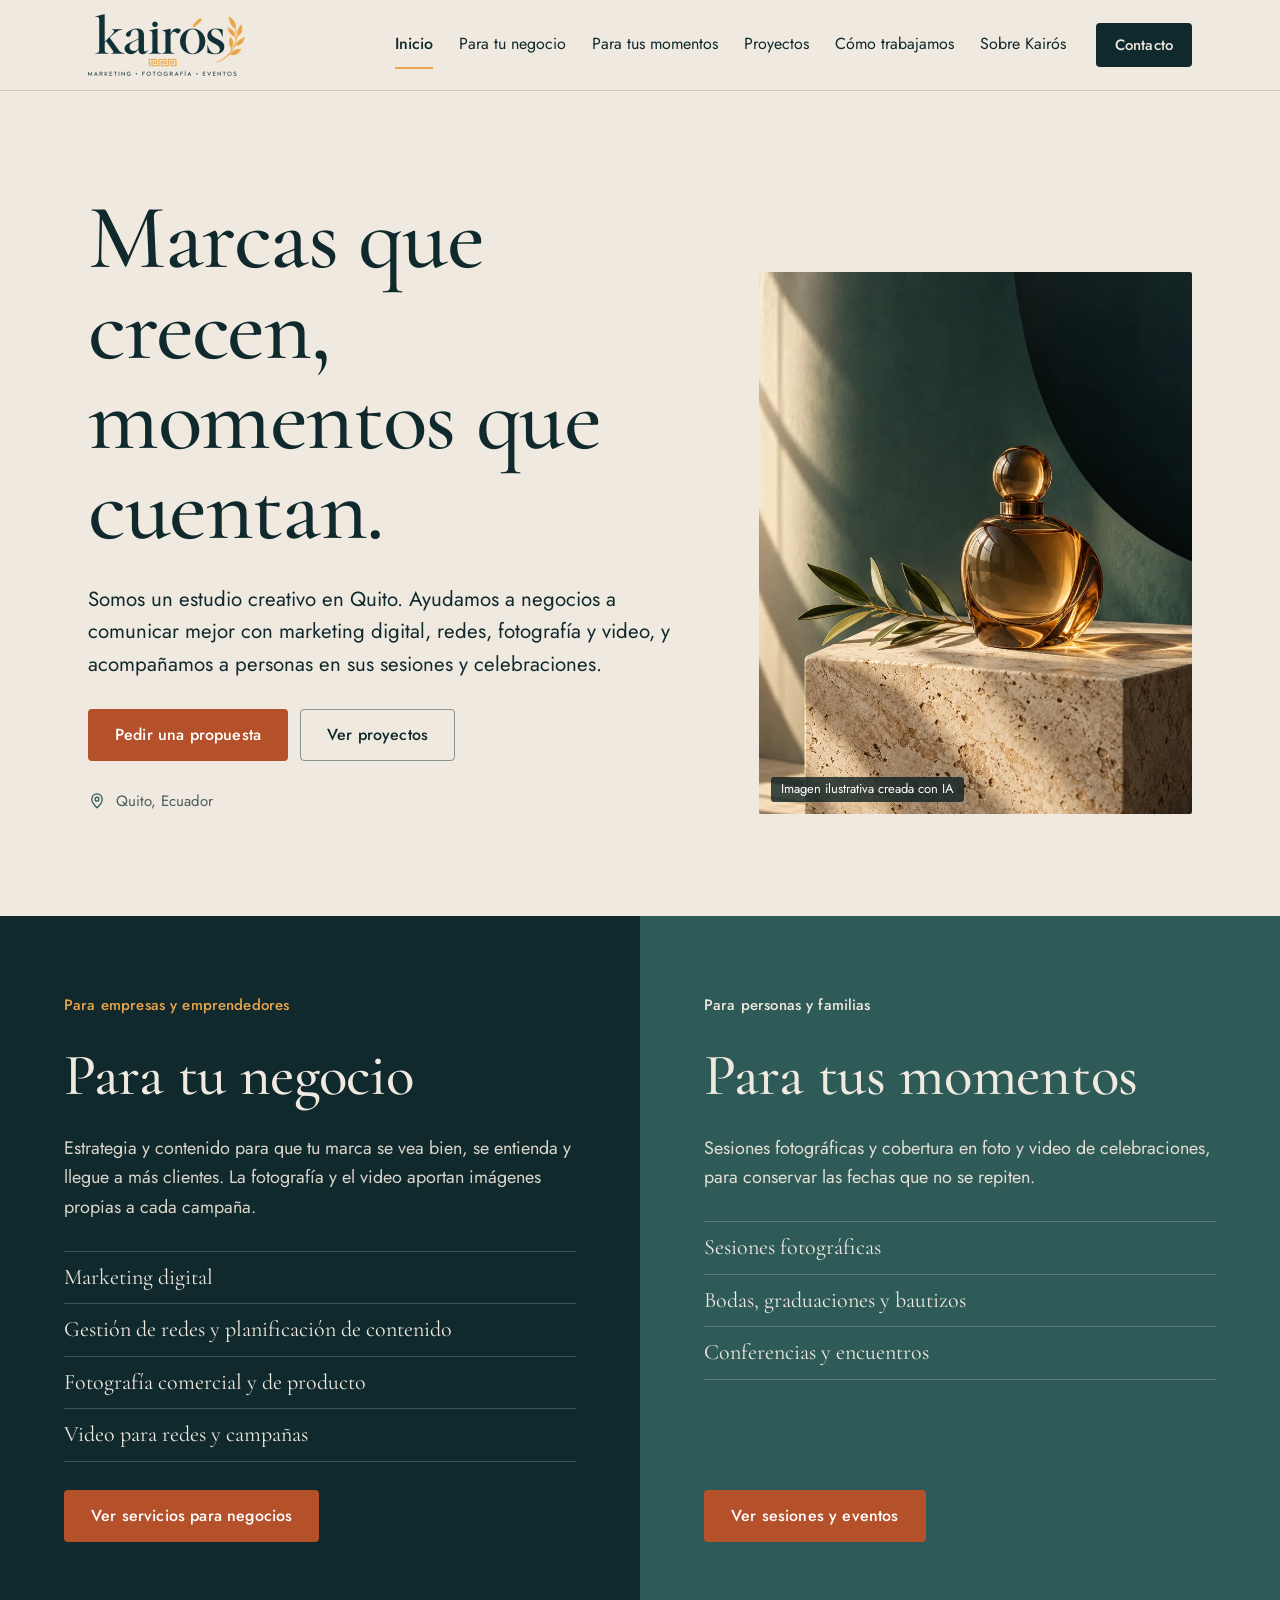
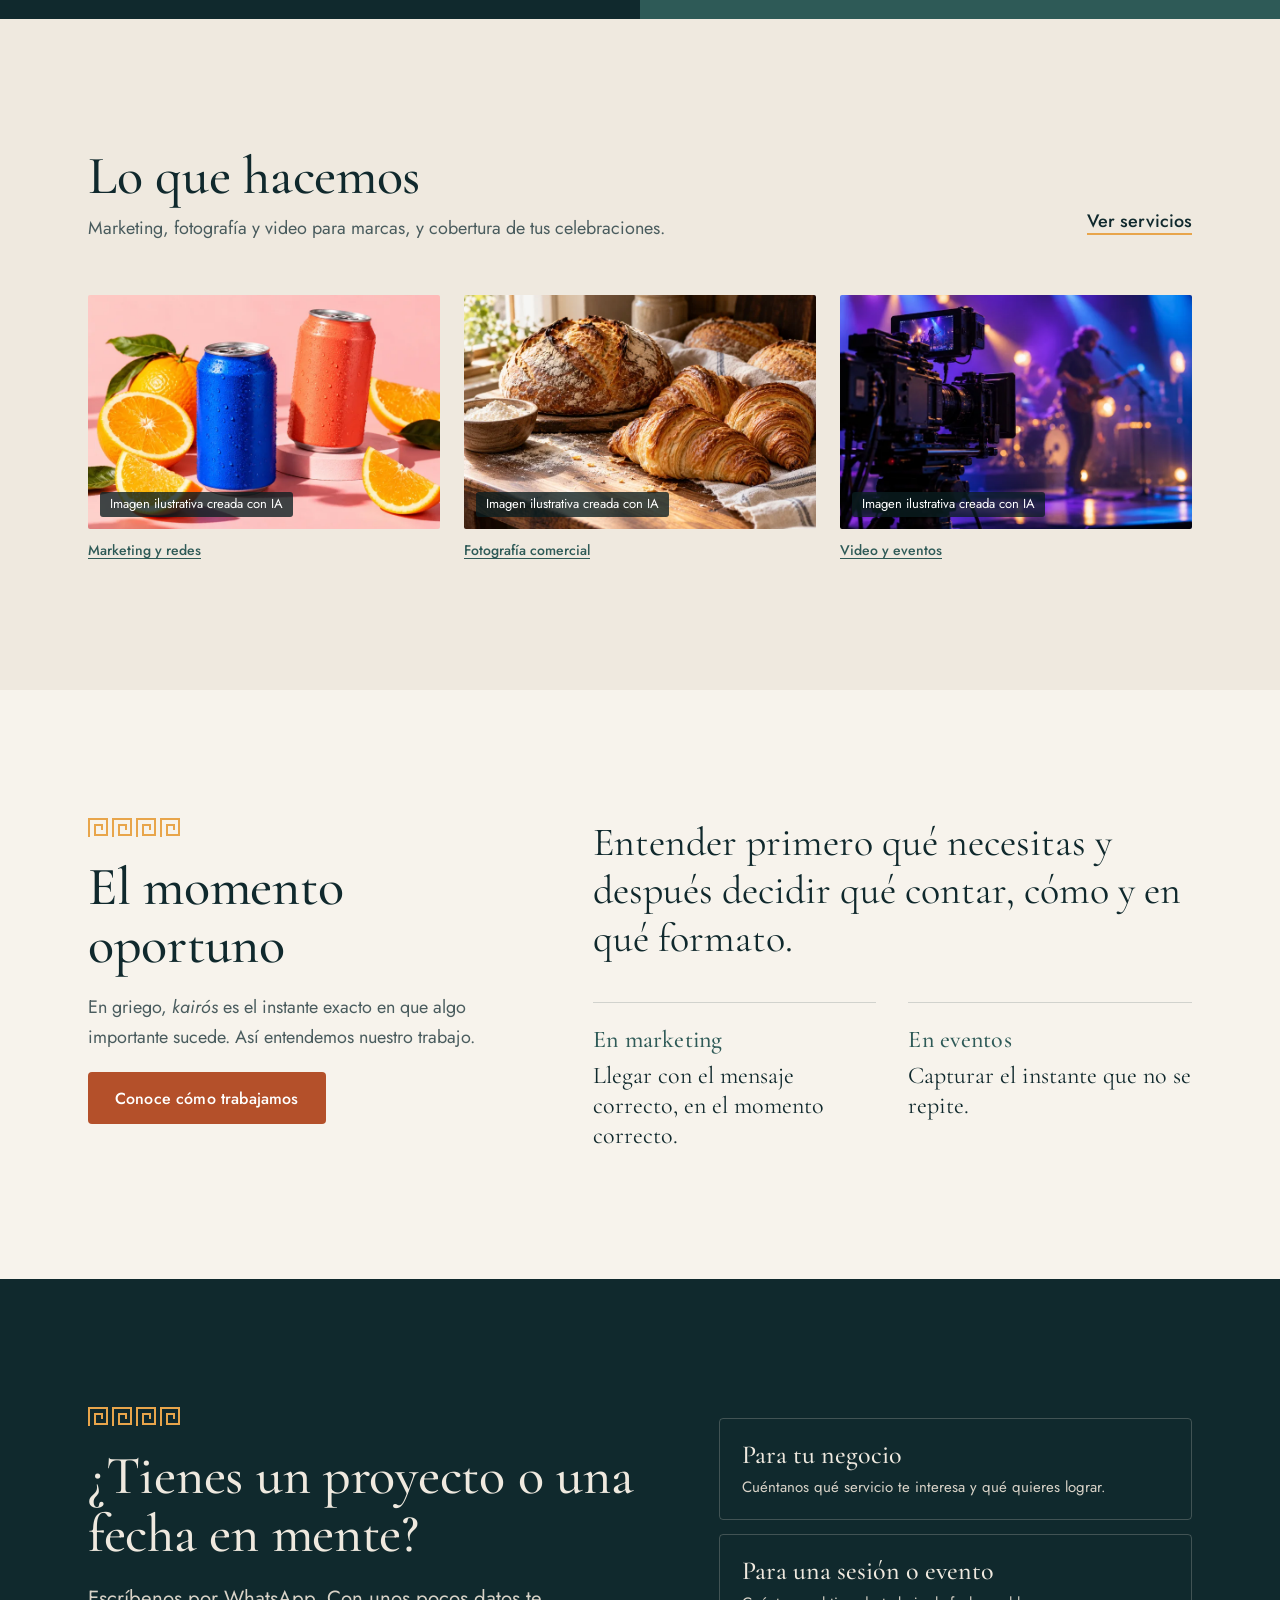
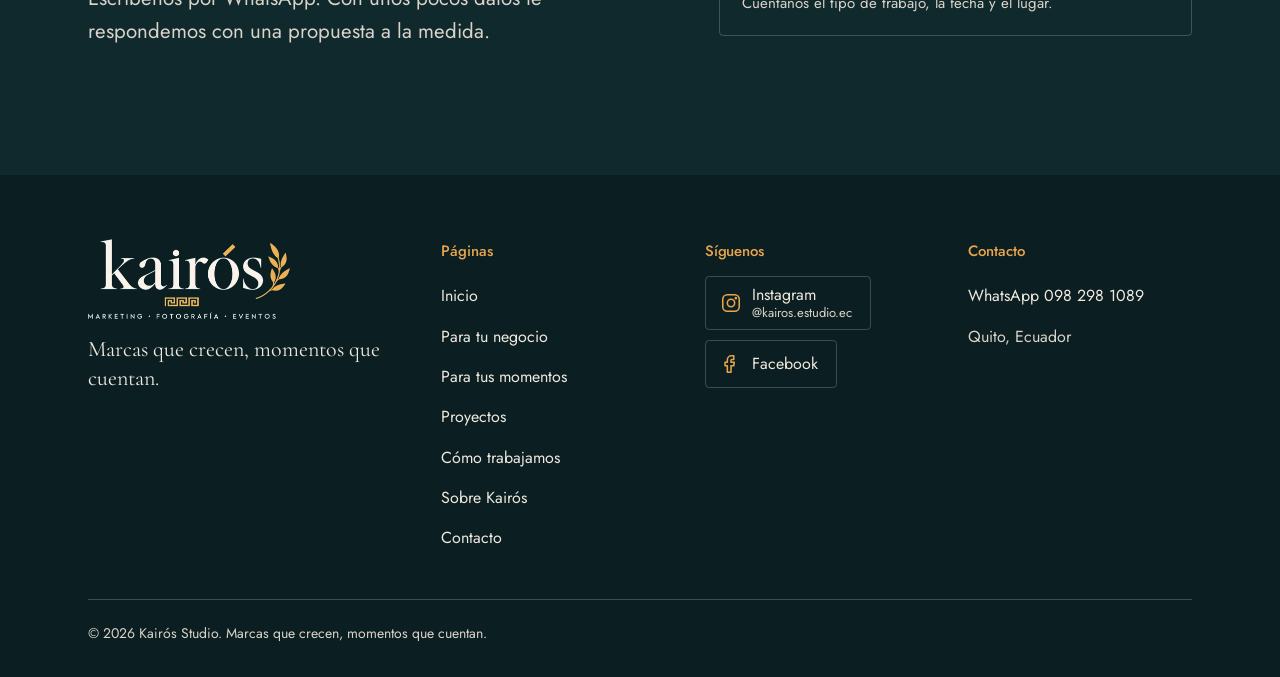
<file: index.html>
<!doctype html>
<html lang="es-EC">
<head>
<meta charset="utf-8">
<meta name="viewport" content="width=device-width, initial-scale=1">
<title>Kairós Studio · Marketing digital, fotografía y video en Quito</title>
<meta name="description" content="Estudio creativo en Quito: marketing digital, gestión de redes, fotografía comercial y video para negocios; sesiones y cobertura de celebraciones.">
<link rel="canonical" href="https://kairos-studio-ec.vercel.app/">
<meta name="theme-color" content="#10292D">
<meta property="og:type" content="website">
<meta property="og:locale" content="es_EC">
<meta property="og:site_name" content="Kairós Studio">
<meta property="og:url" content="https://kairos-studio-ec.vercel.app/">
<meta property="og:title" content="Kairós Studio · Marketing digital, fotografía y video en Quito">
<meta property="og:description" content="Estudio creativo en Quito: marketing digital, gestión de redes, fotografía comercial y video para negocios; sesiones y cobertura de celebraciones.">
<meta property="og:image" content="https://kairos-studio-ec.vercel.app/assets/og.jpg">
<meta name="twitter:card" content="summary_large_image">
<link rel="icon" type="image/png" href="/assets/favicon.png">
<link rel="apple-touch-icon" href="/assets/apple-touch-icon.png">
<link rel="preconnect" href="https://fonts.googleapis.com">
<link rel="preconnect" href="https://fonts.gstatic.com" crossorigin>
<link rel="stylesheet" href="https://fonts.googleapis.com/css2?family=Cormorant+Garamond:wght@500;600&amp;family=Jost:wght@400;500&amp;display=swap">
<link rel="stylesheet" href="/css/site.css">
<script>
document.documentElement.classList.add('js');
(function(){var m={'#servicios':'/negocio','#proceso':'/como-trabajamos','#eventos':'/momentos','#portafolio':'/proyectos','#nosotros':'/sobre'};function ir(){var p=location.pathname;if((p==='/'||p==='/index.html'||p==='/index')&&m[location.hash]){location.replace(m[location.hash]);}else if((p==='/sobre'||p==='/sobre.html')&&location.hash==='#proceso'){location.replace('/como-trabajamos');}}ir();window.addEventListener('hashchange',ir);})();
</script>
<script src="/js/site.js" defer></script>
<script type="application/ld+json">
{"@context":"https://schema.org","@type":"ProfessionalService","name":"Kairós Studio","url":"https://kairos-studio-ec.vercel.app/","image":"https://kairos-studio-ec.vercel.app/assets/og.jpg",
"slogan":"Marcas que crecen, momentos que cuentan.","telephone":"+593982981089",
"address":{"@type":"PostalAddress","addressLocality":"Quito","addressCountry":"EC"},"areaServed":"Quito",
"sameAs":["https://www.instagram.com/kairos.estudio.ec/","https://www.facebook.com/profile.php?id=61595387390430"]}
</script>
</head>
<body>
<a class="skip-link" href="#contenido">Saltar al contenido</a>
<header class="site-header">

<div class="wrap cabecera">
<a class="marca" href="/" aria-label="Kairós Studio, ir a Inicio"><img src="/assets/logo-petroleo.webp" alt="Kairós Studio" width="157" height="62"></a>
<button class="boton-menu" type="button" aria-expanded="false" aria-controls="menu">
<svg class="ico-abrir" width="20" height="20" viewBox="0 0 24 24" fill="none" stroke="currentColor" stroke-width="1.8" stroke-linecap="round" stroke-linejoin="round" aria-hidden="true" focusable="false"><path d="M4 7h16M4 12h16M4 17h16"></path></svg>
<svg class="ico-cerrar" width="20" height="20" viewBox="0 0 24 24" fill="none" stroke="currentColor" stroke-width="1.8" stroke-linecap="round" stroke-linejoin="round" aria-hidden="true" focusable="false"><path d="M6 6l12 12M18 6L6 18"></path></svg>
Menú
</button>
<nav id="menu" class="menu" aria-label="Principal">
<a class="menu-enlace" href="/" aria-current="page">Inicio</a>
<a class="menu-enlace" href="/negocio">Para tu negocio</a>
<a class="menu-enlace" href="/momentos">Para tus momentos</a>
<a class="menu-enlace" href="/proyectos">Proyectos</a>
<a class="menu-enlace" href="/como-trabajamos">Cómo trabajamos</a>
<a class="menu-enlace" href="/sobre">Sobre Kairós</a>
<a class="btn btn-oscuro btn-s" href="/contacto">Contacto</a>
</nav>
</div>
</header>
<main id="contenido">
<div class="wrap portada">
<div class="portada-texto">
<h1 class="t-portada">Marcas que crecen, momentos que cuentan.</h1>
<p class="entrada">Somos un estudio creativo en Quito. Ayudamos a negocios a comunicar mejor con marketing digital, redes, fotografía y video, y acompañamos a personas en sus sesiones y celebraciones.</p>
<div class="botones">
<a class="btn btn-principal" href="/contacto">Pedir una propuesta</a>
<a class="btn btn-linea" href="/proyectos">Ver proyectos</a>
</div>
<p class="portada-lugar"><svg width="18" height="18" viewBox="0 0 24 24" fill="none" stroke="currentColor" stroke-width="1.7" stroke-linecap="round" stroke-linejoin="round" aria-hidden="true" focusable="false"><path d="M12 21s-7-6.2-7-11.5A7 7 0 0 1 19 9.5C19 14.8 12 21 12 21z"></path><circle cx="12" cy="9.5" r="2.5"></circle></svg>Quito, Ecuador</p>
</div>
<figure class="foto foto--retrato"><img src="/assets/fotos/perfume-1600.webp" srcset="/assets/fotos/perfume-800.webp 800w, /assets/fotos/perfume-1600.webp 1600w" sizes="(max-width: 820px) 92vw, 44vw" width="1122" height="1402" alt="Frasco de perfume ámbar sobre un bloque de piedra, junto a una rama de olivo, con luz cálida de tarde" fetchpriority="high" decoding="async"><figcaption class="foto-etiqueta">Imagen ilustrativa creada con IA</figcaption></figure>
</div>

<section class="diptico" aria-label="Elige tu recorrido">
<div class="recorrido recorrido--negocio sobre-oscuro">
<p class="etiqueta" style="color: var(--dorado)">Para empresas y emprendedores</p>
<h2>Para tu negocio</h2>
<p>Estrategia y contenido para que tu marca se vea bien, se entienda y llegue a más clientes. La fotografía y el video aportan imágenes propias a cada campaña.</p>
<ul class="recorrido-lista">
<li>Marketing digital</li><li>Gestión de redes y planificación de contenido</li><li>Fotografía comercial y de producto</li><li>Video para redes y campañas</li>
</ul>
<div class="botones"><a class="btn btn-principal" href="/negocio">Ver servicios para negocios</a></div>
</div>
<div class="recorrido recorrido--momentos sobre-jade">
<p class="etiqueta">Para personas y familias</p>
<h2>Para tus momentos</h2>
<p>Sesiones fotográficas y cobertura en foto y video de celebraciones, para conservar las fechas que no se repiten.</p>
<ul class="recorrido-lista">
<li>Sesiones fotográficas</li>
<li>Bodas, graduaciones y bautizos</li>
<li>Conferencias y encuentros</li>
</ul>
<div class="botones"><a class="btn btn-principal" href="/momentos">Ver sesiones y eventos</a></div>
</div>
</section>

<section class="bloque" aria-labelledby="trabajos-titulo">
<div class="wrap">
<div class="encabezado-fila">
<div class="pila-s"><h2 id="trabajos-titulo" class="t-seccion">Lo que hacemos</h2><p class="suave medida">Marketing, fotografía y video para marcas, y cobertura de tus celebraciones.</p></div>
<a class="enlace-flecha" href="/negocio">Ver servicios</a>
</div>
<div class="proyectos" style="grid-template-columns: repeat(auto-fit, minmax(260px, 1fr)); gap: 32px 24px">
<div class="pila-s"><figure class="foto foto--apaisada"><img src="/assets/fotos/latas-1600.webp" srcset="/assets/fotos/latas-800.webp 800w, /assets/fotos/latas-1600.webp 1600w" sizes="(max-width: 820px) 92vw, 46vw" width="1448" height="1086" alt="Dos latas de bebida, azul y coral, con naranjas sobre fondo rosado" loading="lazy" decoding="async"><figcaption class="foto-etiqueta">Imagen ilustrativa creada con IA</figcaption></figure><p class="proyecto-cat"><a href="/negocio#marketing">Marketing y redes</a></p></div><div class="pila-s"><figure class="foto foto--apaisada"><img src="/assets/fotos/pan-1600.webp" srcset="/assets/fotos/pan-800.webp 800w, /assets/fotos/pan-1600.webp 1600w" sizes="(max-width: 820px) 92vw, 46vw" width="1448" height="1086" alt="Pan de masa madre y croissants sobre una mesa de madera con luz de ventana" loading="lazy" decoding="async"><figcaption class="foto-etiqueta">Imagen ilustrativa creada con IA</figcaption></figure><p class="proyecto-cat"><a href="/negocio#fotografia">Fotografía comercial</a></p></div><div class="pila-s"><figure class="foto foto--apaisada"><img src="/assets/fotos/camara-1600.webp" srcset="/assets/fotos/camara-800.webp 800w, /assets/fotos/camara-1600.webp 1600w" sizes="(max-width: 820px) 92vw, 46vw" width="1448" height="1086" alt="Cámara de cine grabando a un músico en un escenario con luces violetas" loading="lazy" decoding="async"><figcaption class="foto-etiqueta">Imagen ilustrativa creada con IA</figcaption></figure><p class="proyecto-cat"><a href="/negocio#video">Video y eventos</a></p></div>
</div>
</div>
</section>

<section class="bloque fondo-papel" aria-labelledby="enfoque-titulo">
<div class="wrap significado">
<div class="pila">
<svg class="greca" viewBox="0 0 96 20" aria-hidden="true" focusable="false"><path d="M1 19V1h18v16H7V7h7v5M25 19V1h18v16H31V7h7v5M49 19V1h18v16H55V7h7v5M73 19V1h18v16H79V7h7v5" fill="none" stroke="currentColor" stroke-width="2"></path></svg>
<h2 id="enfoque-titulo" class="t-seccion">El momento oportuno</h2>
<p class="suave">En griego, <em>kairós</em> es el instante exacto en que algo importante sucede. Así entendemos nuestro trabajo.</p>
<div class="botones"><a class="btn btn-principal" href="/como-trabajamos">Conoce cómo trabajamos</a></div>
</div>
<div>
<blockquote>Entender primero qué necesitas y después decidir qué contar, cómo y en qué formato.</blockquote>
<div class="significado-pares">
<div><p class="etiqueta">En marketing</p><p>Llegar con el mensaje correcto, en el momento correcto.</p></div>
<div><p class="etiqueta">En eventos</p><p>Capturar el instante que no se repite.</p></div>
</div>
</div>
</div>
</section>

<section class="sobre-oscuro bloque" aria-labelledby="llamada-titulo">
<div class="wrap llamada">
<div class="pila">
<svg class="greca" viewBox="0 0 96 20" aria-hidden="true" focusable="false"><path d="M1 19V1h18v16H7V7h7v5M25 19V1h18v16H31V7h7v5M49 19V1h18v16H55V7h7v5M73 19V1h18v16H79V7h7v5" fill="none" stroke="currentColor" stroke-width="2"></path></svg>
<h2 id="llamada-titulo" class="t-seccion">¿Tienes un proyecto o una fecha en mente?</h2>
<p class="entrada">Escríbenos por WhatsApp. Con unos pocos datos te respondemos con una propuesta a la medida.</p>
</div>
<div class="llamada-opciones">
<a class="llamada-opcion" href="/contacto#negocio"><strong>Para tu negocio</strong><span>Cuéntanos qué servicio te interesa y qué quieres lograr.</span></a>
<a class="llamada-opcion" href="/contacto#momentos"><strong>Para una sesión o evento</strong><span>Cuéntanos el tipo de trabajo, la fecha y el lugar.</span></a>
</div>
</div>
</section>
</main>
<footer class="site-footer">
<div class="wrap pie">
<div class="pie-marca">
<a href="/" aria-label="Kairós Studio, ir a Inicio"><img src="/assets/logo-marfil.webp" alt="Kairós Studio: marketing, fotografía, eventos" width="202" height="80"></a>
<p>Marcas que crecen, momentos que cuentan.</p>
</div>
<nav aria-label="Páginas del sitio">
<h2>Páginas</h2>
<ul class="pie-enlaces">
<li><a href="/">Inicio</a></li>
<li><a href="/negocio">Para tu negocio</a></li>
<li><a href="/momentos">Para tus momentos</a></li>
<li><a href="/proyectos">Proyectos</a></li>
<li><a href="/como-trabajamos">Cómo trabajamos</a></li>
<li><a href="/sobre">Sobre Kairós</a></li>
<li><a href="/contacto">Contacto</a></li>
</ul>
</nav>
<div>
<h2>Síguenos</h2>
<ul class="redes">
<li><a class="red" href="https://www.instagram.com/kairos.estudio.ec/" target="_blank" rel="noopener noreferrer"><svg width="22" height="22" viewBox="0 0 24 24" fill="none" stroke="currentColor" stroke-width="1.7" stroke-linecap="round" stroke-linejoin="round" aria-hidden="true" focusable="false"><rect x="3" y="3" width="18" height="18" rx="5"></rect><circle cx="12" cy="12" r="4"></circle><circle cx="17.3" cy="6.7" r="0.6" fill="currentColor"></circle></svg><span>Instagram<small>@kairos.estudio.ec</small></span><span class="visually-hidden"> (se abre en una pestaña nueva)</span></a></li>
<li><a class="red" href="https://www.facebook.com/profile.php?id=61595387390430" target="_blank" rel="noopener noreferrer"><svg width="22" height="22" viewBox="0 0 24 24" fill="none" stroke="currentColor" stroke-width="1.7" stroke-linecap="round" stroke-linejoin="round" aria-hidden="true" focusable="false"><path d="M15 3h-2.5A4.5 4.5 0 0 0 8 7.5V10H5.5v4H8v7h4v-7h3l.5-4H12V7.8c0-.6.5-.8 1-.8h2z"></path></svg><span>Facebook</span><span class="visually-hidden"> (se abre en una pestaña nueva)</span></a></li>
</ul>
</div>
<div>
<h2>Contacto</h2>
<ul class="pie-enlaces">
<li><a href="https://wa.me/593982981089?text=Hola%2C%20Kair%C3%B3s%20Studio.%20Quiero%20hacer%20una%20consulta." target="_blank" rel="noopener noreferrer">WhatsApp 098 298 1089<span class="visually-hidden"> (se abre en una pestaña nueva)</span></a></li>
<li class="texto">Quito, Ecuador</li>
</ul>
</div>
</div>
<div class="wrap"><p class="pie-final">© 2026 Kairós Studio. Marcas que crecen, momentos que cuentan.</p></div>
</footer>
</body>
</html>
</file>
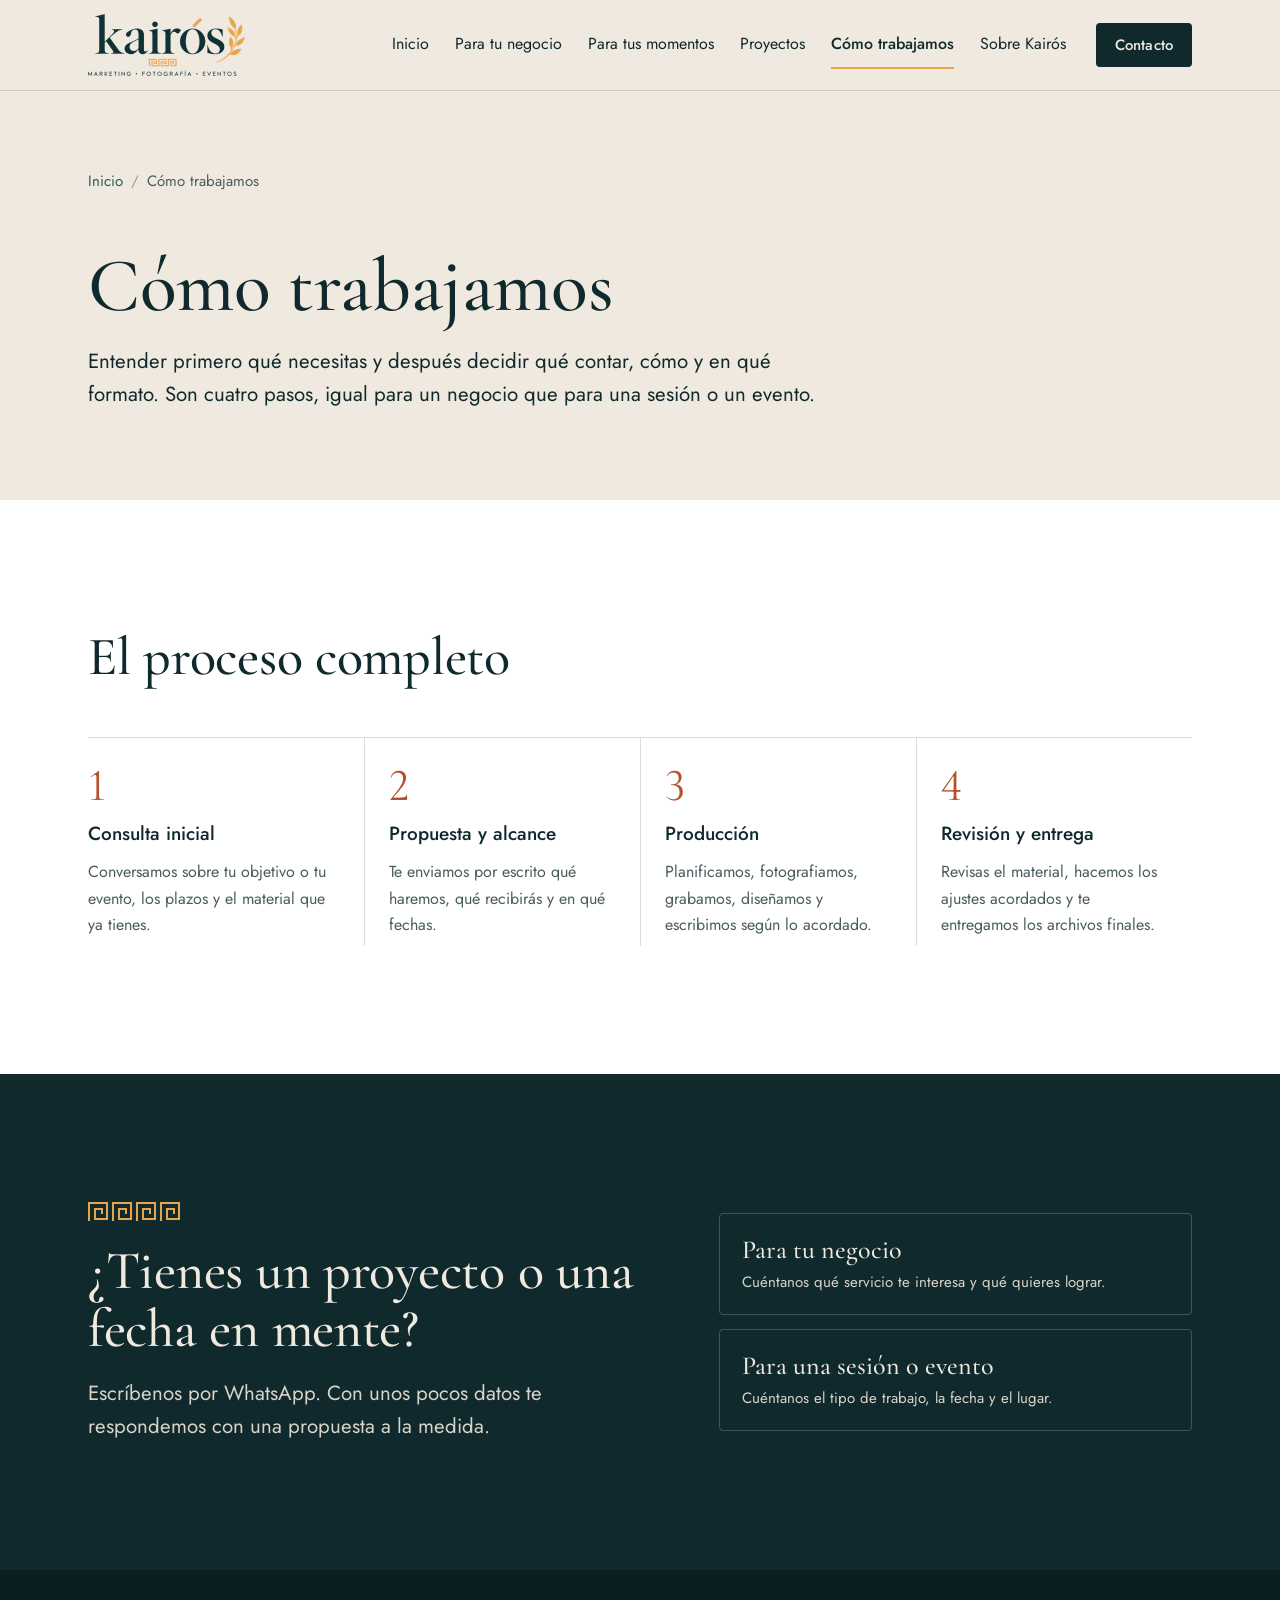
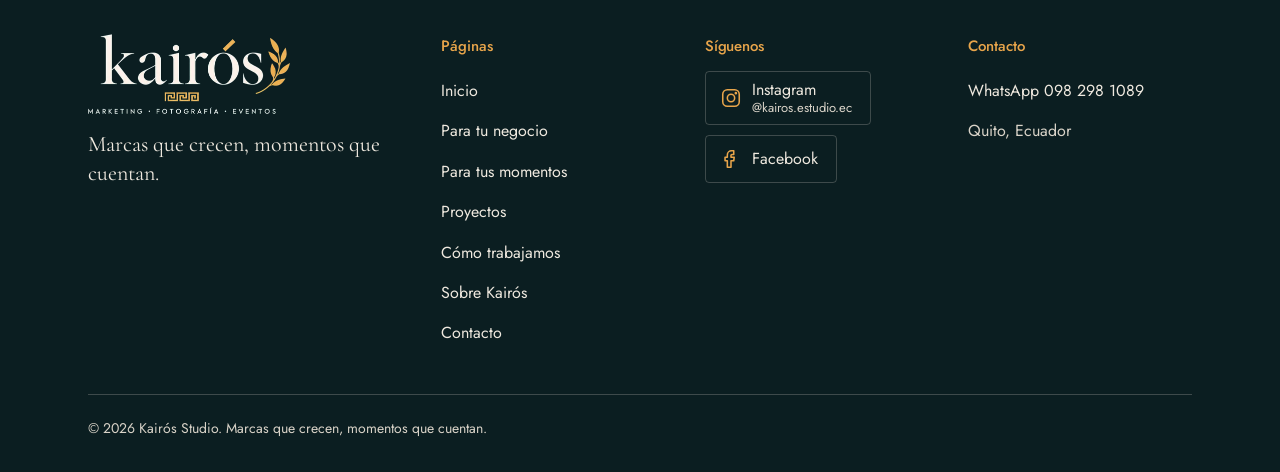
<file: como-trabajamos.html>
<!doctype html>
<html lang="es-EC">
<head>
<meta charset="utf-8">
<meta name="viewport" content="width=device-width, initial-scale=1">
<title>Cómo trabajamos · Kairós Studio</title>
<meta name="description" content="Los cuatro pasos con los que trabajamos en Kairós Studio: consulta inicial, propuesta y alcance, producción, y revisión y entrega.">
<link rel="canonical" href="https://kairos-studio-ec.vercel.app/como-trabajamos">
<meta name="theme-color" content="#10292D">
<meta property="og:type" content="website">
<meta property="og:locale" content="es_EC">
<meta property="og:site_name" content="Kairós Studio">
<meta property="og:url" content="https://kairos-studio-ec.vercel.app/como-trabajamos">
<meta property="og:title" content="Cómo trabajamos · Kairós Studio">
<meta property="og:description" content="Los cuatro pasos con los que trabajamos en Kairós Studio: consulta inicial, propuesta y alcance, producción, y revisión y entrega.">
<meta property="og:image" content="https://kairos-studio-ec.vercel.app/assets/og.jpg">
<meta name="twitter:card" content="summary_large_image">
<link rel="icon" type="image/png" href="/assets/favicon.png">
<link rel="apple-touch-icon" href="/assets/apple-touch-icon.png">
<link rel="preconnect" href="https://fonts.googleapis.com">
<link rel="preconnect" href="https://fonts.gstatic.com" crossorigin>
<link rel="stylesheet" href="https://fonts.googleapis.com/css2?family=Cormorant+Garamond:wght@500;600&amp;family=Jost:wght@400;500&amp;display=swap">
<link rel="stylesheet" href="/css/site.css">
<script>
document.documentElement.classList.add('js');
(function(){var m={'#servicios':'/negocio','#proceso':'/como-trabajamos','#eventos':'/momentos','#portafolio':'/proyectos','#nosotros':'/sobre'};function ir(){var p=location.pathname;if((p==='/'||p==='/index.html'||p==='/index')&&m[location.hash]){location.replace(m[location.hash]);}else if((p==='/sobre'||p==='/sobre.html')&&location.hash==='#proceso'){location.replace('/como-trabajamos');}}ir();window.addEventListener('hashchange',ir);})();
</script>
<script src="/js/site.js" defer></script>

</head>
<body>
<a class="skip-link" href="#contenido">Saltar al contenido</a>
<header class="site-header">

<div class="wrap cabecera">
<a class="marca" href="/" aria-label="Kairós Studio, ir a Inicio"><img src="/assets/logo-petroleo.webp" alt="Kairós Studio" width="157" height="62"></a>
<button class="boton-menu" type="button" aria-expanded="false" aria-controls="menu">
<svg class="ico-abrir" width="20" height="20" viewBox="0 0 24 24" fill="none" stroke="currentColor" stroke-width="1.8" stroke-linecap="round" stroke-linejoin="round" aria-hidden="true" focusable="false"><path d="M4 7h16M4 12h16M4 17h16"></path></svg>
<svg class="ico-cerrar" width="20" height="20" viewBox="0 0 24 24" fill="none" stroke="currentColor" stroke-width="1.8" stroke-linecap="round" stroke-linejoin="round" aria-hidden="true" focusable="false"><path d="M6 6l12 12M18 6L6 18"></path></svg>
Menú
</button>
<nav id="menu" class="menu" aria-label="Principal">
<a class="menu-enlace" href="/">Inicio</a>
<a class="menu-enlace" href="/negocio">Para tu negocio</a>
<a class="menu-enlace" href="/momentos">Para tus momentos</a>
<a class="menu-enlace" href="/proyectos">Proyectos</a>
<a class="menu-enlace" href="/como-trabajamos" aria-current="page">Cómo trabajamos</a>
<a class="menu-enlace" href="/sobre">Sobre Kairós</a>
<a class="btn btn-oscuro btn-s" href="/contacto">Contacto</a>
</nav>
</div>
</header>
<main id="contenido">
<section class="cabecera-pagina" aria-labelledby="como-titulo">
<div class="wrap">
<nav class="migas" aria-label="Ruta de navegación"><ol><li><a href="/">Inicio</a></li><li><span aria-current="page">Cómo trabajamos</span></li></ol></nav>
<div class="pila">
<h1 id="como-titulo" class="t-pagina">Cómo trabajamos</h1>
<p class="entrada">Entender primero qué necesitas y después decidir qué contar, cómo y en qué formato. Son cuatro pasos, igual para un negocio que para una sesión o un evento.</p>
</div>
</div>
</section>

<section id="proceso" class="fondo-blanco bloque" aria-labelledby="pasos-titulo">
<div class="wrap">
<h2 id="pasos-titulo" class="t-seccion" style="margin-bottom: clamp(32px, 4vw, 56px)">El proceso completo</h2>
<ol class="pasos"><li><h3>Consulta inicial</h3><p>Conversamos sobre tu objetivo o tu evento, los plazos y el material que ya tienes.</p></li><li><h3>Propuesta y alcance</h3><p>Te enviamos por escrito qué haremos, qué recibirás y en qué fechas.</p></li><li><h3>Producción</h3><p>Planificamos, fotografiamos, grabamos, diseñamos y escribimos según lo acordado.</p></li><li><h3>Revisión y entrega</h3><p>Revisas el material, hacemos los ajustes acordados y te entregamos los archivos finales.</p></li></ol>
</div>
</section>

<section class="sobre-oscuro bloque" aria-labelledby="llamada-titulo">
<div class="wrap llamada">
<div class="pila">
<svg class="greca" viewBox="0 0 96 20" aria-hidden="true" focusable="false"><path d="M1 19V1h18v16H7V7h7v5M25 19V1h18v16H31V7h7v5M49 19V1h18v16H55V7h7v5M73 19V1h18v16H79V7h7v5" fill="none" stroke="currentColor" stroke-width="2"></path></svg>
<h2 id="llamada-titulo" class="t-seccion">¿Tienes un proyecto o una fecha en mente?</h2>
<p class="entrada">Escríbenos por WhatsApp. Con unos pocos datos te respondemos con una propuesta a la medida.</p>
</div>
<div class="llamada-opciones">
<a class="llamada-opcion" href="/contacto#negocio"><strong>Para tu negocio</strong><span>Cuéntanos qué servicio te interesa y qué quieres lograr.</span></a>
<a class="llamada-opcion" href="/contacto#momentos"><strong>Para una sesión o evento</strong><span>Cuéntanos el tipo de trabajo, la fecha y el lugar.</span></a>
</div>
</div>
</section>
</main>
<footer class="site-footer">
<div class="wrap pie">
<div class="pie-marca">
<a href="/" aria-label="Kairós Studio, ir a Inicio"><img src="/assets/logo-marfil.webp" alt="Kairós Studio: marketing, fotografía, eventos" width="202" height="80"></a>
<p>Marcas que crecen, momentos que cuentan.</p>
</div>
<nav aria-label="Páginas del sitio">
<h2>Páginas</h2>
<ul class="pie-enlaces">
<li><a href="/">Inicio</a></li>
<li><a href="/negocio">Para tu negocio</a></li>
<li><a href="/momentos">Para tus momentos</a></li>
<li><a href="/proyectos">Proyectos</a></li>
<li><a href="/como-trabajamos">Cómo trabajamos</a></li>
<li><a href="/sobre">Sobre Kairós</a></li>
<li><a href="/contacto">Contacto</a></li>
</ul>
</nav>
<div>
<h2>Síguenos</h2>
<ul class="redes">
<li><a class="red" href="https://www.instagram.com/kairos.estudio.ec/" target="_blank" rel="noopener noreferrer"><svg width="22" height="22" viewBox="0 0 24 24" fill="none" stroke="currentColor" stroke-width="1.7" stroke-linecap="round" stroke-linejoin="round" aria-hidden="true" focusable="false"><rect x="3" y="3" width="18" height="18" rx="5"></rect><circle cx="12" cy="12" r="4"></circle><circle cx="17.3" cy="6.7" r="0.6" fill="currentColor"></circle></svg><span>Instagram<small>@kairos.estudio.ec</small></span><span class="visually-hidden"> (se abre en una pestaña nueva)</span></a></li>
<li><a class="red" href="https://www.facebook.com/profile.php?id=61595387390430" target="_blank" rel="noopener noreferrer"><svg width="22" height="22" viewBox="0 0 24 24" fill="none" stroke="currentColor" stroke-width="1.7" stroke-linecap="round" stroke-linejoin="round" aria-hidden="true" focusable="false"><path d="M15 3h-2.5A4.5 4.5 0 0 0 8 7.5V10H5.5v4H8v7h4v-7h3l.5-4H12V7.8c0-.6.5-.8 1-.8h2z"></path></svg><span>Facebook</span><span class="visually-hidden"> (se abre en una pestaña nueva)</span></a></li>
</ul>
</div>
<div>
<h2>Contacto</h2>
<ul class="pie-enlaces">
<li><a href="https://wa.me/593982981089?text=Hola%2C%20Kair%C3%B3s%20Studio.%20Quiero%20hacer%20una%20consulta." target="_blank" rel="noopener noreferrer">WhatsApp 098 298 1089<span class="visually-hidden"> (se abre en una pestaña nueva)</span></a></li>
<li class="texto">Quito, Ecuador</li>
</ul>
</div>
</div>
<div class="wrap"><p class="pie-final">© 2026 Kairós Studio. Marcas que crecen, momentos que cuentan.</p></div>
</footer>
</body>
</html>
</file>
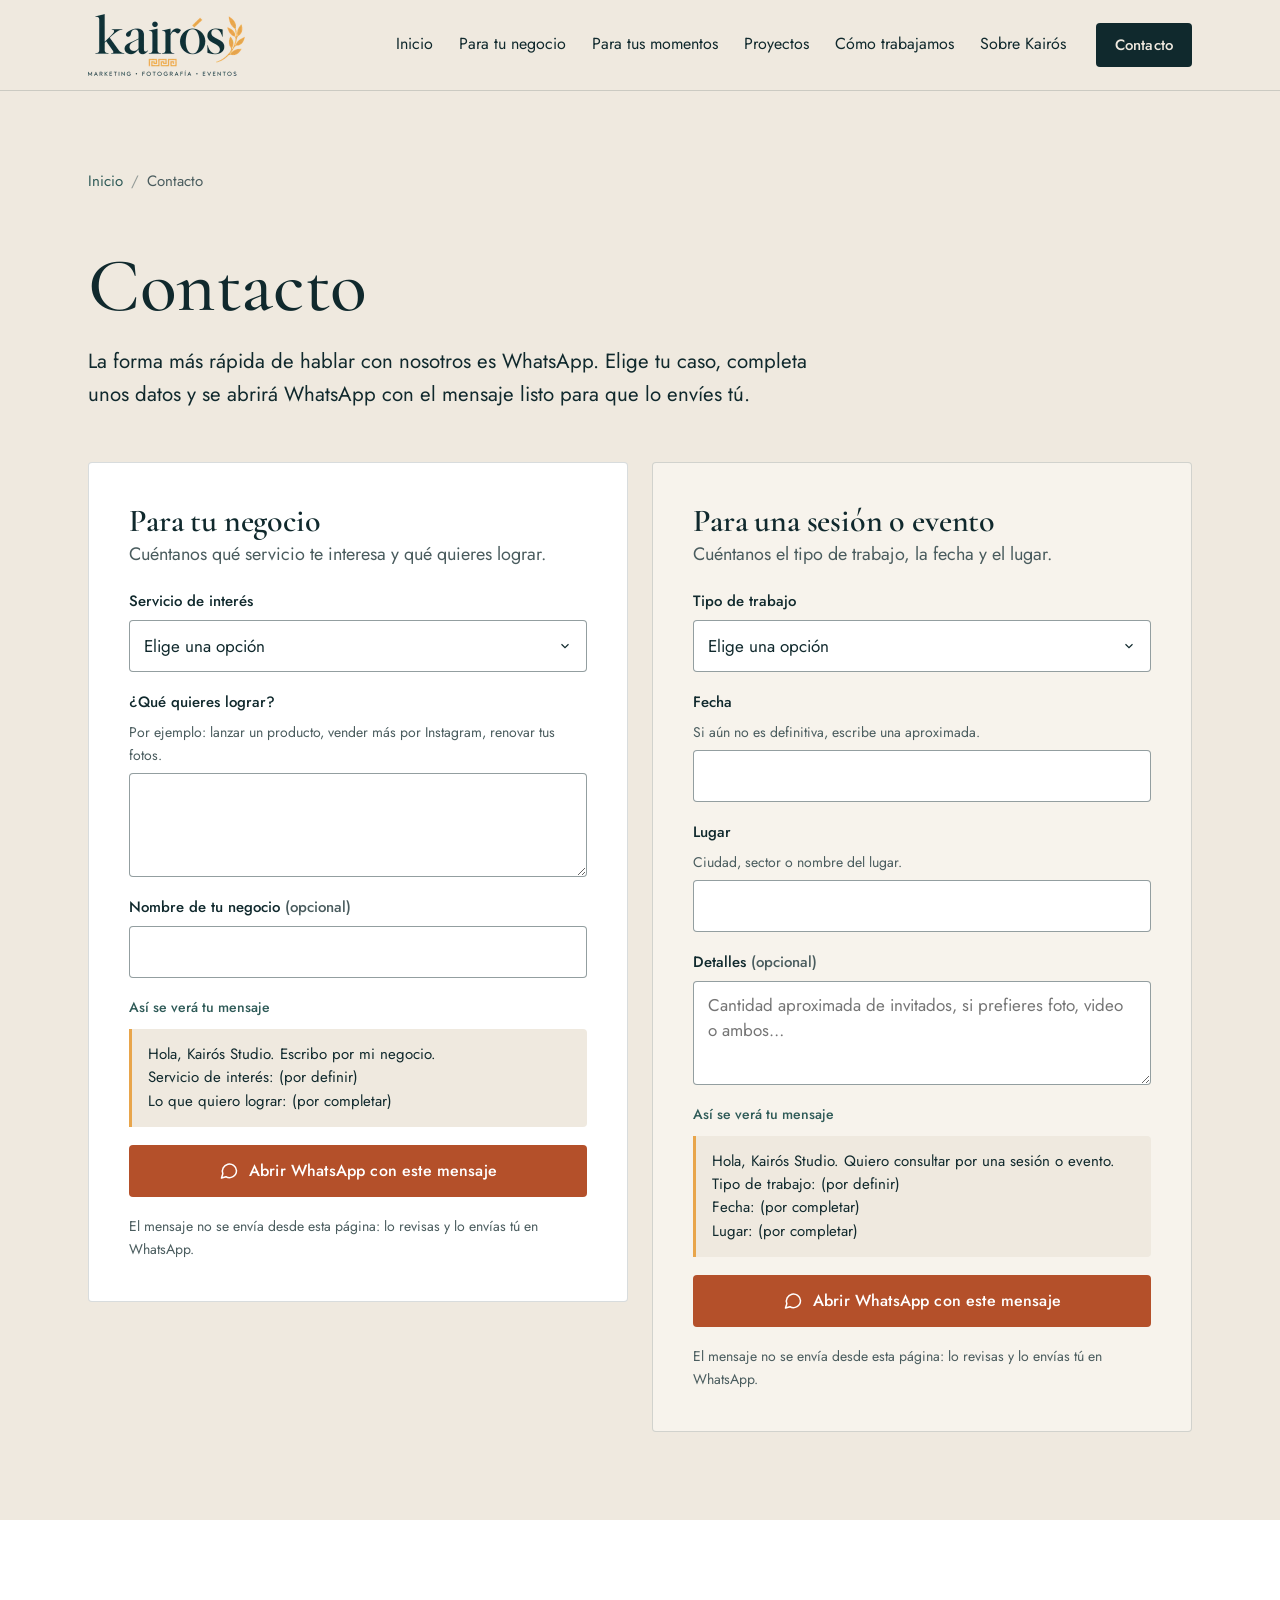
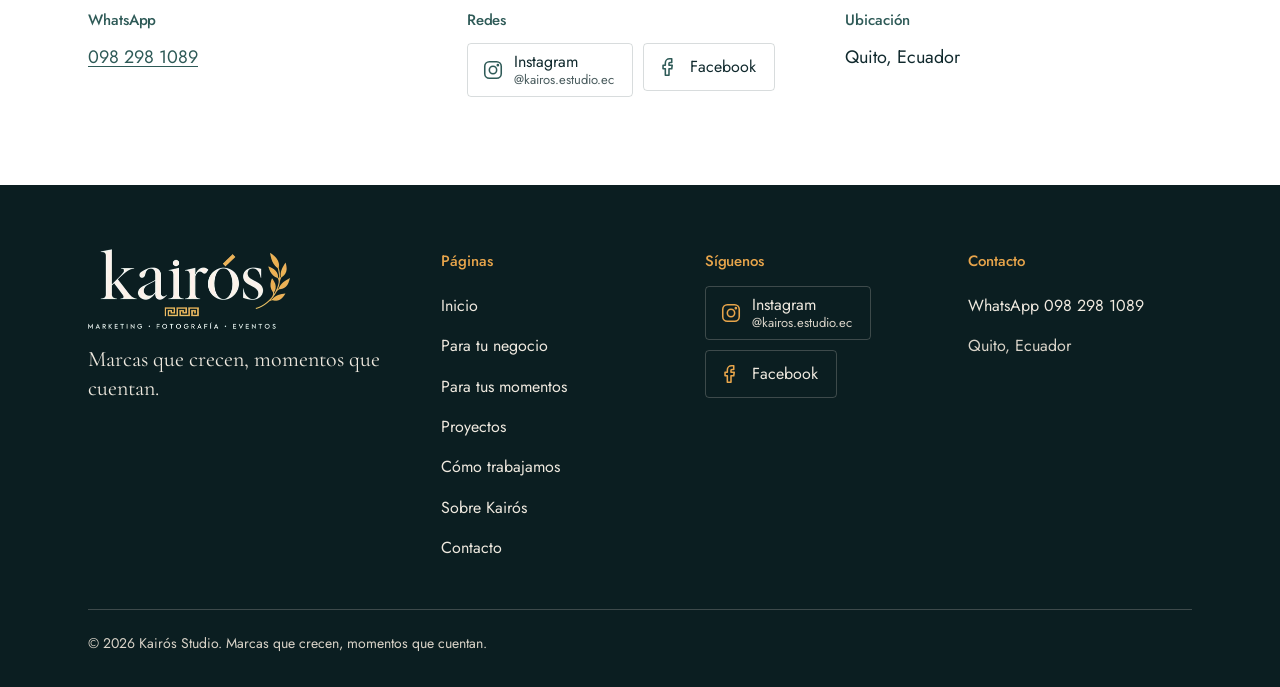
<file: contacto.html>
<!doctype html>
<html lang="es-EC">
<head>
<meta charset="utf-8">
<meta name="viewport" content="width=device-width, initial-scale=1">
<title>Contacto por WhatsApp · Kairós Studio</title>
<meta name="description" content="Escríbenos por WhatsApp para pedir una propuesta para tu negocio o consultar una fecha para tu sesión o evento en Quito.">
<link rel="canonical" href="https://kairos-studio-ec.vercel.app/contacto">
<meta name="theme-color" content="#10292D">
<meta property="og:type" content="website">
<meta property="og:locale" content="es_EC">
<meta property="og:site_name" content="Kairós Studio">
<meta property="og:url" content="https://kairos-studio-ec.vercel.app/contacto">
<meta property="og:title" content="Contacto por WhatsApp · Kairós Studio">
<meta property="og:description" content="Escríbenos por WhatsApp para pedir una propuesta para tu negocio o consultar una fecha para tu sesión o evento en Quito.">
<meta property="og:image" content="https://kairos-studio-ec.vercel.app/assets/og.jpg">
<meta name="twitter:card" content="summary_large_image">
<link rel="icon" type="image/png" href="/assets/favicon.png">
<link rel="apple-touch-icon" href="/assets/apple-touch-icon.png">
<link rel="preconnect" href="https://fonts.googleapis.com">
<link rel="preconnect" href="https://fonts.gstatic.com" crossorigin>
<link rel="stylesheet" href="https://fonts.googleapis.com/css2?family=Cormorant+Garamond:wght@500;600&amp;family=Jost:wght@400;500&amp;display=swap">
<link rel="stylesheet" href="/css/site.css">
<script>
document.documentElement.classList.add('js');
(function(){var m={'#servicios':'/negocio','#proceso':'/como-trabajamos','#eventos':'/momentos','#portafolio':'/proyectos','#nosotros':'/sobre'};function ir(){var p=location.pathname;if((p==='/'||p==='/index.html'||p==='/index')&&m[location.hash]){location.replace(m[location.hash]);}else if((p==='/sobre'||p==='/sobre.html')&&location.hash==='#proceso'){location.replace('/como-trabajamos');}}ir();window.addEventListener('hashchange',ir);})();
</script>
<script src="/js/site.js" defer></script>

</head>
<body>
<a class="skip-link" href="#contenido">Saltar al contenido</a>
<header class="site-header">

<div class="wrap cabecera">
<a class="marca" href="/" aria-label="Kairós Studio, ir a Inicio"><img src="/assets/logo-petroleo.webp" alt="Kairós Studio" width="157" height="62"></a>
<button class="boton-menu" type="button" aria-expanded="false" aria-controls="menu">
<svg class="ico-abrir" width="20" height="20" viewBox="0 0 24 24" fill="none" stroke="currentColor" stroke-width="1.8" stroke-linecap="round" stroke-linejoin="round" aria-hidden="true" focusable="false"><path d="M4 7h16M4 12h16M4 17h16"></path></svg>
<svg class="ico-cerrar" width="20" height="20" viewBox="0 0 24 24" fill="none" stroke="currentColor" stroke-width="1.8" stroke-linecap="round" stroke-linejoin="round" aria-hidden="true" focusable="false"><path d="M6 6l12 12M18 6L6 18"></path></svg>
Menú
</button>
<nav id="menu" class="menu" aria-label="Principal">
<a class="menu-enlace" href="/">Inicio</a>
<a class="menu-enlace" href="/negocio">Para tu negocio</a>
<a class="menu-enlace" href="/momentos">Para tus momentos</a>
<a class="menu-enlace" href="/proyectos">Proyectos</a>
<a class="menu-enlace" href="/como-trabajamos">Cómo trabajamos</a>
<a class="menu-enlace" href="/sobre">Sobre Kairós</a>
<a class="btn btn-oscuro btn-s" href="/contacto" aria-current="page">Contacto</a>
</nav>
</div>
</header>
<main id="contenido">
<section class="cabecera-pagina" aria-labelledby="contacto-titulo" style="padding-bottom: clamp(32px, 4vw, 56px)">
<div class="wrap">
<nav class="migas" aria-label="Ruta de navegación"><ol><li><a href="/">Inicio</a></li><li><span aria-current="page">Contacto</span></li></ol></nav>
<div class="pila">
<h1 id="contacto-titulo" class="t-pagina">Contacto</h1>
<p class="entrada">La forma más rápida de hablar con nosotros es WhatsApp. Elige tu caso, completa unos datos y se abrirá WhatsApp con el mensaje listo para que lo envíes tú.</p>
</div>
</div>
</section>

<section class="bloque--corto" style="padding-top: 0" aria-label="Armar mensaje de WhatsApp">
<div class="wrap contacto-grid">

<div class="panel" id="negocio">
<h2 class="t-sub">Para tu negocio</h2>
<p class="suave">Cuéntanos qué servicio te interesa y qué quieres lograr.</p>
<form data-whatsapp="negocio" novalidate>
<div class="campo">
<label for="n-servicio">Servicio de interés</label>
<select id="n-servicio" name="servicio" aria-describedby="error-n-servicio" data-obligatorio="Elige un servicio o «Aún no lo sé»."><option value="">Elige una opción</option><option>Marketing digital</option><option>Gestión de redes y planificación de contenido</option><option>Fotografía comercial y de producto</option><option>Video para redes y campañas</option><option>Varios servicios</option><option>Aún no lo sé</option></select>
<p id="error-n-servicio" class="error"></p>
</div>
<div class="campo">
<label for="n-objetivo">¿Qué quieres lograr?</label>
<p id="ayuda-n-objetivo" class="ayuda">Por ejemplo: lanzar un producto, vender más por Instagram, renovar tus fotos.</p>
<textarea id="n-objetivo" name="objetivo" aria-describedby="ayuda-n-objetivo error-n-objetivo" data-obligatorio="Escribe en pocas palabras qué quieres lograr."></textarea>
<p id="error-n-objetivo" class="error"></p>
</div>
<div class="campo">
<label for="n-negocio">Nombre de tu negocio <span class="suave">(opcional)</span></label>
<input id="n-negocio" name="negocio" type="text" autocomplete="organization">
</div>
<div class="pila-s"><p class="vista-titulo">Así se verá tu mensaje</p><p class="vista-previa" aria-live="polite"></p></div>
<a class="btn btn-principal abrir-whatsapp" href="https://wa.me/593982981089?text=Hola%2C%20Kair%C3%B3s%20Studio.%20Escribo%20por%20mi%20negocio.%0AServicio%20de%20inter%C3%A9s%3A%20%0ALo%20que%20quiero%20lograr%3A%20" target="_blank" rel="noopener noreferrer"><svg width="20" height="20" viewBox="0 0 24 24" fill="none" stroke="currentColor" stroke-width="1.8" stroke-linecap="round" stroke-linejoin="round" aria-hidden="true" focusable="false"><path d="M21 11.5a8.5 8.5 0 0 1-12.6 7.4L3 20.5l1.6-5.2A8.5 8.5 0 1 1 21 11.5z"></path></svg>Abrir WhatsApp con este mensaje<span class="visually-hidden"> (se abre en una pestaña nueva)</span></a>
<p class="aclaracion">El mensaje no se envía desde esta página: lo revisas y lo envías tú en WhatsApp.</p>
</form>
</div>

<div class="panel panel--momentos" id="momentos">
<h2 class="t-sub">Para una sesión o evento</h2>
<p class="suave">Cuéntanos el tipo de trabajo, la fecha y el lugar.</p>
<form data-whatsapp="momentos" novalidate>
<div class="campo">
<label for="m-trabajo">Tipo de trabajo</label>
<select id="m-trabajo" name="trabajo" aria-describedby="error-m-trabajo" data-obligatorio="Elige el tipo de sesión o evento."><option value="">Elige una opción</option><option>Sesión de pareja</option><option>Sesión de graduación</option><option>Sesión familiar</option><option>Sesión fotográfica</option><option>Boda</option><option>Graduación</option><option>Bautizo</option><option>Conferencia</option><option>Cobertura de un evento</option><option>Otro</option></select>
<p id="error-m-trabajo" class="error"></p>
</div>
<div class="campo">
<label for="m-fecha">Fecha</label>
<p id="ayuda-m-fecha" class="ayuda">Si aún no es definitiva, escribe una aproximada.</p>
<input id="m-fecha" name="fecha" type="text" aria-describedby="ayuda-m-fecha error-m-fecha" data-obligatorio="Escribe la fecha, aunque sea aproximada.">
<p id="error-m-fecha" class="error"></p>
</div>
<div class="campo">
<label for="m-lugar">Lugar</label>
<p id="ayuda-m-lugar" class="ayuda">Ciudad, sector o nombre del lugar.</p>
<input id="m-lugar" name="lugar" type="text" aria-describedby="ayuda-m-lugar error-m-lugar" data-obligatorio="Escribe dónde será.">
<p id="error-m-lugar" class="error"></p>
</div>
<div class="campo">
<label for="m-detalles">Detalles <span class="suave">(opcional)</span></label>
<textarea id="m-detalles" name="detalles" placeholder="Cantidad aproximada de invitados, si prefieres foto, video o ambos…"></textarea>
</div>
<div class="pila-s"><p class="vista-titulo">Así se verá tu mensaje</p><p class="vista-previa" aria-live="polite"></p></div>
<a class="btn btn-principal abrir-whatsapp" href="https://wa.me/593982981089?text=Hola%2C%20Kair%C3%B3s%20Studio.%20Quiero%20consultar%20por%20una%20sesi%C3%B3n%20o%20evento.%0ATipo%20de%20trabajo%3A%20%0AFecha%3A%20%0ALugar%3A%20" target="_blank" rel="noopener noreferrer"><svg width="20" height="20" viewBox="0 0 24 24" fill="none" stroke="currentColor" stroke-width="1.8" stroke-linecap="round" stroke-linejoin="round" aria-hidden="true" focusable="false"><path d="M21 11.5a8.5 8.5 0 0 1-12.6 7.4L3 20.5l1.6-5.2A8.5 8.5 0 1 1 21 11.5z"></path></svg>Abrir WhatsApp con este mensaje<span class="visually-hidden"> (se abre en una pestaña nueva)</span></a>
<p class="aclaracion">El mensaje no se envía desde esta página: lo revisas y lo envías tú en WhatsApp.</p>
</form>
</div>

</div>
</section>

<section class="fondo-blanco bloque--corto" aria-label="Datos de contacto">
<div class="wrap datos-directos">
<div><h2>WhatsApp</h2><p><a href="https://wa.me/593982981089?text=Hola%2C%20Kair%C3%B3s%20Studio.%20Quiero%20hacer%20una%20consulta." target="_blank" rel="noopener noreferrer">098 298 1089<span class="visually-hidden"> (se abre en una pestaña nueva)</span></a></p></div>
<div><h2>Redes</h2><ul class="redes">
<li><a class="red" href="https://www.instagram.com/kairos.estudio.ec/" target="_blank" rel="noopener noreferrer"><svg width="22" height="22" viewBox="0 0 24 24" fill="none" stroke="currentColor" stroke-width="1.7" stroke-linecap="round" stroke-linejoin="round" aria-hidden="true" focusable="false"><rect x="3" y="3" width="18" height="18" rx="5"></rect><circle cx="12" cy="12" r="4"></circle><circle cx="17.3" cy="6.7" r="0.6" fill="currentColor"></circle></svg><span>Instagram<small>@kairos.estudio.ec</small></span><span class="visually-hidden"> (se abre en una pestaña nueva)</span></a></li>
<li><a class="red" href="https://www.facebook.com/profile.php?id=61595387390430" target="_blank" rel="noopener noreferrer"><svg width="22" height="22" viewBox="0 0 24 24" fill="none" stroke="currentColor" stroke-width="1.7" stroke-linecap="round" stroke-linejoin="round" aria-hidden="true" focusable="false"><path d="M15 3h-2.5A4.5 4.5 0 0 0 8 7.5V10H5.5v4H8v7h4v-7h3l.5-4H12V7.8c0-.6.5-.8 1-.8h2z"></path></svg><span>Facebook</span><span class="visually-hidden"> (se abre en una pestaña nueva)</span></a></li>
</ul></div>
<div><h2>Ubicación</h2><p>Quito, Ecuador</p></div>
</div>
</section>
</main>
<footer class="site-footer">
<div class="wrap pie">
<div class="pie-marca">
<a href="/" aria-label="Kairós Studio, ir a Inicio"><img src="/assets/logo-marfil.webp" alt="Kairós Studio: marketing, fotografía, eventos" width="202" height="80"></a>
<p>Marcas que crecen, momentos que cuentan.</p>
</div>
<nav aria-label="Páginas del sitio">
<h2>Páginas</h2>
<ul class="pie-enlaces">
<li><a href="/">Inicio</a></li>
<li><a href="/negocio">Para tu negocio</a></li>
<li><a href="/momentos">Para tus momentos</a></li>
<li><a href="/proyectos">Proyectos</a></li>
<li><a href="/como-trabajamos">Cómo trabajamos</a></li>
<li><a href="/sobre">Sobre Kairós</a></li>
<li><a href="/contacto">Contacto</a></li>
</ul>
</nav>
<div>
<h2>Síguenos</h2>
<ul class="redes">
<li><a class="red" href="https://www.instagram.com/kairos.estudio.ec/" target="_blank" rel="noopener noreferrer"><svg width="22" height="22" viewBox="0 0 24 24" fill="none" stroke="currentColor" stroke-width="1.7" stroke-linecap="round" stroke-linejoin="round" aria-hidden="true" focusable="false"><rect x="3" y="3" width="18" height="18" rx="5"></rect><circle cx="12" cy="12" r="4"></circle><circle cx="17.3" cy="6.7" r="0.6" fill="currentColor"></circle></svg><span>Instagram<small>@kairos.estudio.ec</small></span><span class="visually-hidden"> (se abre en una pestaña nueva)</span></a></li>
<li><a class="red" href="https://www.facebook.com/profile.php?id=61595387390430" target="_blank" rel="noopener noreferrer"><svg width="22" height="22" viewBox="0 0 24 24" fill="none" stroke="currentColor" stroke-width="1.7" stroke-linecap="round" stroke-linejoin="round" aria-hidden="true" focusable="false"><path d="M15 3h-2.5A4.5 4.5 0 0 0 8 7.5V10H5.5v4H8v7h4v-7h3l.5-4H12V7.8c0-.6.5-.8 1-.8h2z"></path></svg><span>Facebook</span><span class="visually-hidden"> (se abre en una pestaña nueva)</span></a></li>
</ul>
</div>
<div>
<h2>Contacto</h2>
<ul class="pie-enlaces">
<li><a href="https://wa.me/593982981089?text=Hola%2C%20Kair%C3%B3s%20Studio.%20Quiero%20hacer%20una%20consulta." target="_blank" rel="noopener noreferrer">WhatsApp 098 298 1089<span class="visually-hidden"> (se abre en una pestaña nueva)</span></a></li>
<li class="texto">Quito, Ecuador</li>
</ul>
</div>
</div>
<div class="wrap"><p class="pie-final">© 2026 Kairós Studio. Marcas que crecen, momentos que cuentan.</p></div>
</footer>
</body>
</html>
</file>
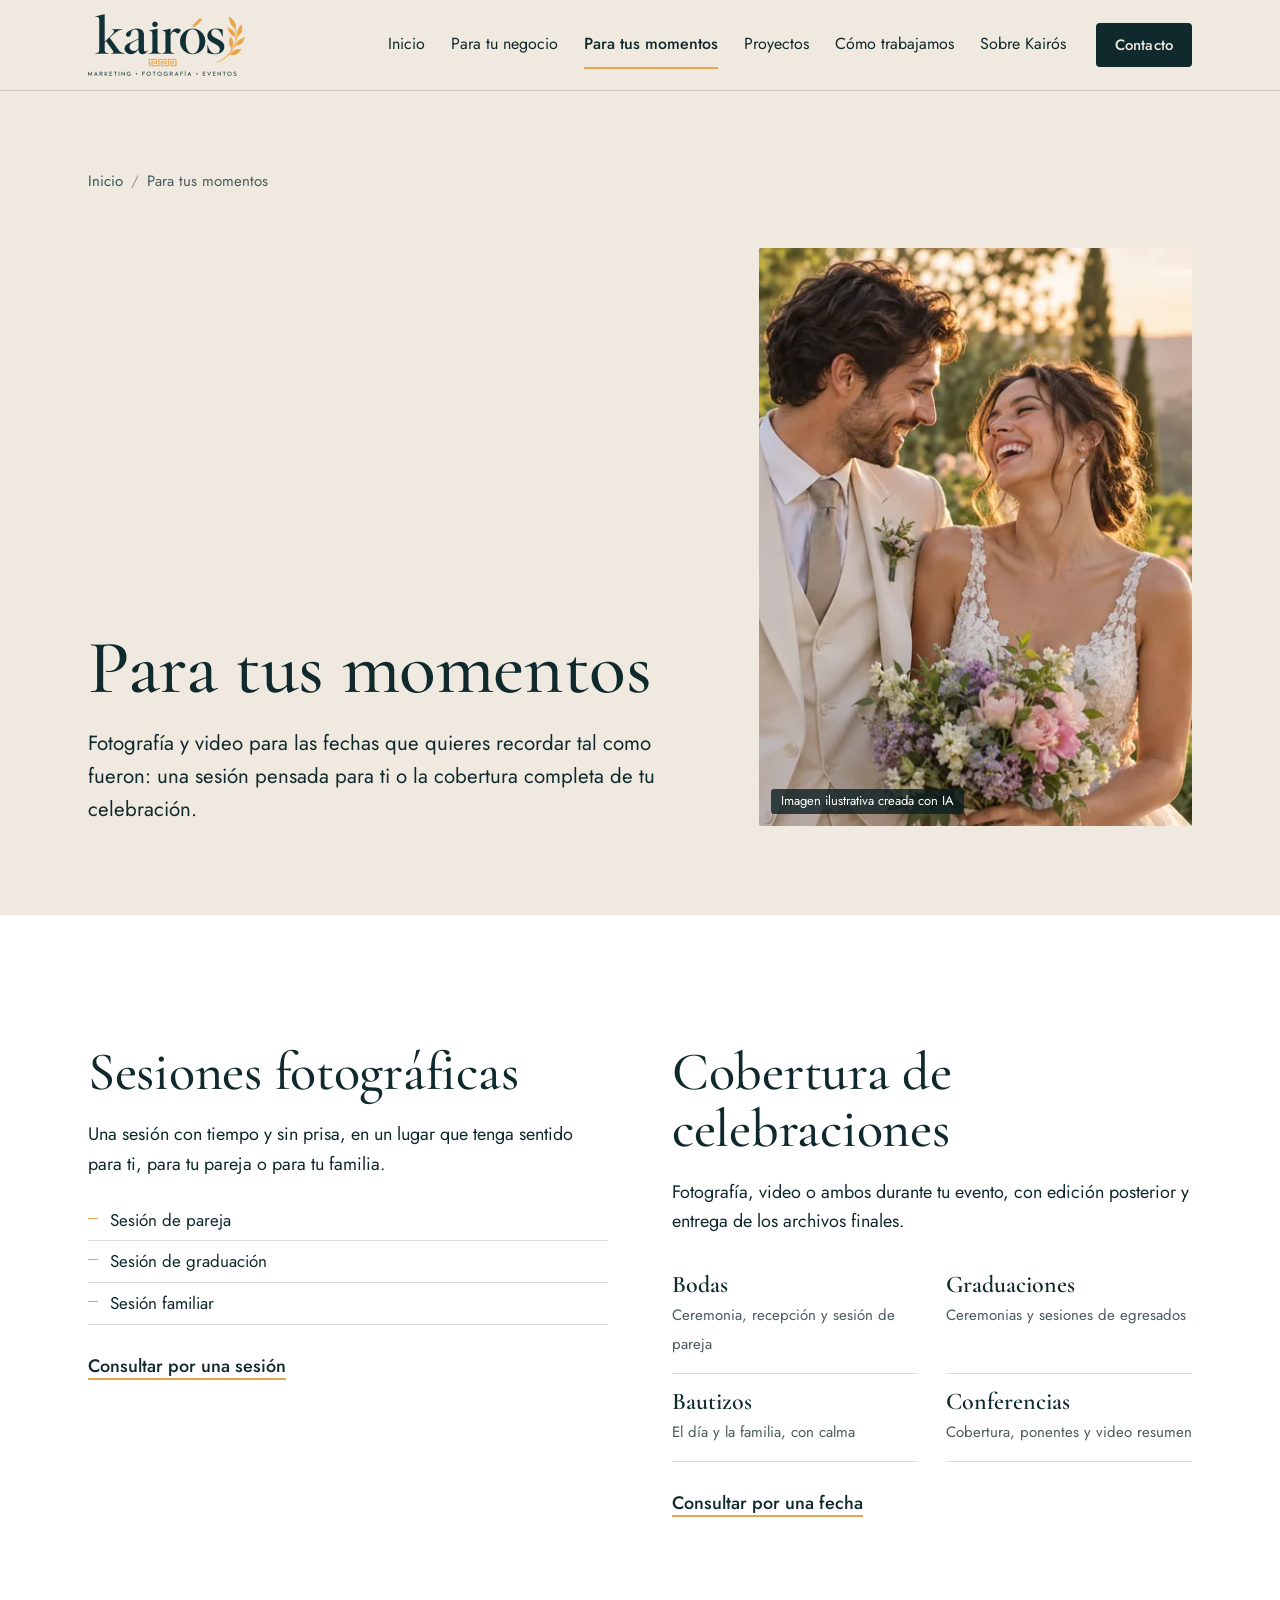
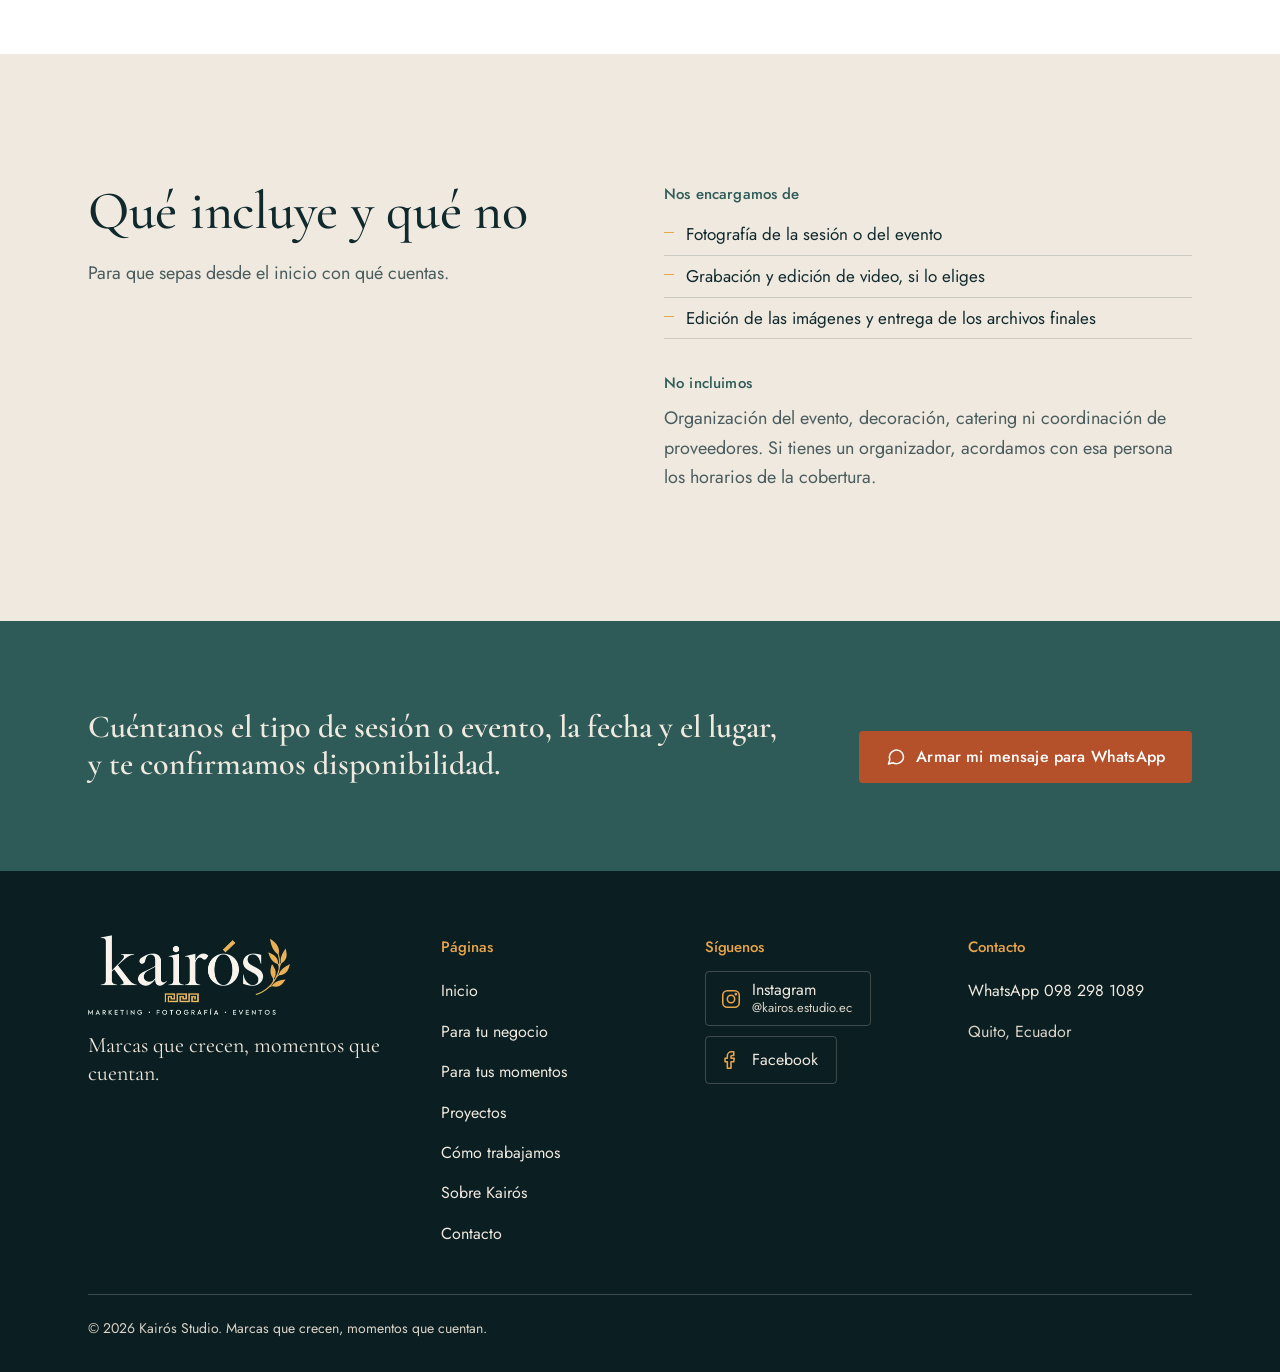
<file: momentos.html>
<!doctype html>
<html lang="es-EC">
<head>
<meta charset="utf-8">
<meta name="viewport" content="width=device-width, initial-scale=1">
<title>Sesiones fotográficas y cobertura de eventos · Kairós Studio</title>
<meta name="description" content="Sesiones fotográficas y cobertura en foto y video de bodas, graduaciones, bautizos y conferencias en Quito.">
<link rel="canonical" href="https://kairos-studio-ec.vercel.app/momentos">
<meta name="theme-color" content="#10292D">
<meta property="og:type" content="website">
<meta property="og:locale" content="es_EC">
<meta property="og:site_name" content="Kairós Studio">
<meta property="og:url" content="https://kairos-studio-ec.vercel.app/momentos">
<meta property="og:title" content="Sesiones fotográficas y cobertura de eventos · Kairós Studio">
<meta property="og:description" content="Sesiones fotográficas y cobertura en foto y video de bodas, graduaciones, bautizos y conferencias en Quito.">
<meta property="og:image" content="https://kairos-studio-ec.vercel.app/assets/og.jpg">
<meta name="twitter:card" content="summary_large_image">
<link rel="icon" type="image/png" href="/assets/favicon.png">
<link rel="apple-touch-icon" href="/assets/apple-touch-icon.png">
<link rel="preconnect" href="https://fonts.googleapis.com">
<link rel="preconnect" href="https://fonts.gstatic.com" crossorigin>
<link rel="stylesheet" href="https://fonts.googleapis.com/css2?family=Cormorant+Garamond:wght@500;600&amp;family=Jost:wght@400;500&amp;display=swap">
<link rel="stylesheet" href="/css/site.css">
<script>
document.documentElement.classList.add('js');
(function(){var m={'#servicios':'/negocio','#proceso':'/como-trabajamos','#eventos':'/momentos','#portafolio':'/proyectos','#nosotros':'/sobre'};function ir(){var p=location.pathname;if((p==='/'||p==='/index.html'||p==='/index')&&m[location.hash]){location.replace(m[location.hash]);}else if((p==='/sobre'||p==='/sobre.html')&&location.hash==='#proceso'){location.replace('/como-trabajamos');}}ir();window.addEventListener('hashchange',ir);})();
</script>
<script src="/js/site.js" defer></script>

</head>
<body>
<a class="skip-link" href="#contenido">Saltar al contenido</a>
<header class="site-header">

<div class="wrap cabecera">
<a class="marca" href="/" aria-label="Kairós Studio, ir a Inicio"><img src="/assets/logo-petroleo.webp" alt="Kairós Studio" width="157" height="62"></a>
<button class="boton-menu" type="button" aria-expanded="false" aria-controls="menu">
<svg class="ico-abrir" width="20" height="20" viewBox="0 0 24 24" fill="none" stroke="currentColor" stroke-width="1.8" stroke-linecap="round" stroke-linejoin="round" aria-hidden="true" focusable="false"><path d="M4 7h16M4 12h16M4 17h16"></path></svg>
<svg class="ico-cerrar" width="20" height="20" viewBox="0 0 24 24" fill="none" stroke="currentColor" stroke-width="1.8" stroke-linecap="round" stroke-linejoin="round" aria-hidden="true" focusable="false"><path d="M6 6l12 12M18 6L6 18"></path></svg>
Menú
</button>
<nav id="menu" class="menu" aria-label="Principal">
<a class="menu-enlace" href="/">Inicio</a>
<a class="menu-enlace" href="/negocio">Para tu negocio</a>
<a class="menu-enlace" href="/momentos" aria-current="page">Para tus momentos</a>
<a class="menu-enlace" href="/proyectos">Proyectos</a>
<a class="menu-enlace" href="/como-trabajamos">Cómo trabajamos</a>
<a class="menu-enlace" href="/sobre">Sobre Kairós</a>
<a class="btn btn-oscuro btn-s" href="/contacto">Contacto</a>
</nav>
</div>
</header>
<main id="contenido">
<section class="cabecera-pagina" aria-labelledby="momentos-titulo">
<div class="wrap">
<nav class="migas" aria-label="Ruta de navegación"><ol><li><a href="/">Inicio</a></li><li><span aria-current="page">Para tus momentos</span></li></ol></nav>
<div class="cabecera-pagina-grid">
<div class="pila">
<h1 id="momentos-titulo" class="t-pagina">Para tus momentos</h1>
<p class="entrada">Fotografía y video para las fechas que quieres recordar tal como fueron: una sesión pensada para ti o la cobertura completa de tu celebración.</p>

</div>
<figure class="foto foto--alta"><img src="/assets/fotos/boda-1600.webp" srcset="/assets/fotos/boda-800.webp 800w, /assets/fotos/boda-1600.webp 1600w" sizes="(max-width: 820px) 92vw, 40vw" width="1448" height="1086" alt="Pareja de novios riendo en un jardín con flores al atardecer" loading="lazy" decoding="async" style="object-position: 58% 50%"><figcaption class="foto-etiqueta">Imagen ilustrativa creada con IA</figcaption></figure>
</div>
</div>
</section>

<section class="fondo-blanco bloque" aria-label="Sesiones y cobertura">
<div class="wrap momentos-grid">
<article class="momento" aria-labelledby="sesiones-titulo">
<h2 id="sesiones-titulo" class="t-seccion">Sesiones fotográficas</h2>
<p>Una sesión con tiempo y sin prisa, en un lugar que tenga sentido para ti, para tu pareja o para tu familia.</p>
<ul class="lista-guion"><li>Sesión de pareja</li><li>Sesión de graduación</li><li>Sesión familiar</li></ul>
<p><a class="enlace-flecha" href="/contacto?trabajo=Sesi%C3%B3n%20fotogr%C3%A1fica#momentos">Consultar por una sesión</a></p>
</article>
<article class="momento" aria-labelledby="cobertura-titulo">
<h2 id="cobertura-titulo" class="t-seccion">Cobertura de celebraciones</h2>
<p>Fotografía, video o ambos durante tu evento, con edición posterior y entrega de los archivos finales.</p>
<ul class="tipos"><li><strong>Bodas</strong><span>Ceremonia, recepción y sesión de pareja</span></li><li><strong>Graduaciones</strong><span>Ceremonias y sesiones de egresados</span></li><li><strong>Bautizos</strong><span>El día y la familia, con calma</span></li><li><strong>Conferencias</strong><span>Cobertura, ponentes y video resumen</span></li></ul>
<p><a class="enlace-flecha" href="/contacto?trabajo=Cobertura%20de%20un%20evento#momentos">Consultar por una fecha</a></p>
</article>
</div>
</section>

<section class="bloque" aria-labelledby="alcance-titulo">
<div class="wrap alcance">
<div class="pila">
<h2 id="alcance-titulo" class="t-seccion">Qué incluye y qué no</h2>
<p class="suave">Para que sepas desde el inicio con qué cuentas.</p>
</div>
<div class="pila-l">
<div><h3 class="etiqueta" style="font-family: var(--sans); margin-bottom: 8px">Nos encargamos de</h3>
<ul class="lista-guion"><li>Fotografía de la sesión o del evento</li><li>Grabación y edición de video, si lo eliges</li><li>Edición de las imágenes y entrega de los archivos finales</li></ul></div>
<div><h3 class="etiqueta" style="font-family: var(--sans); margin-bottom: 8px">No incluimos</h3>
<p class="suave">Organización del evento, decoración, catering ni coordinación de proveedores. Si tienes un organizador, acordamos con esa persona los horarios de la cobertura.</p></div>
</div>
</div>
</section>

<section class="sobre-jade bloque--corto" aria-label="Consultar una fecha">
<div class="wrap encabezado-fila" style="margin-bottom: 0">
<p class="t-sub" style="font-family: var(--serif); max-width: 22em">Cuéntanos el tipo de sesión o evento, la fecha y el lugar, y te confirmamos disponibilidad.</p>
<a class="btn btn-principal" href="/contacto#momentos"><svg width="20" height="20" viewBox="0 0 24 24" fill="none" stroke="currentColor" stroke-width="1.8" stroke-linecap="round" stroke-linejoin="round" aria-hidden="true" focusable="false"><path d="M21 11.5a8.5 8.5 0 0 1-12.6 7.4L3 20.5l1.6-5.2A8.5 8.5 0 1 1 21 11.5z"></path></svg>Armar mi mensaje para WhatsApp</a>
</div>
</section>
</main>
<footer class="site-footer">
<div class="wrap pie">
<div class="pie-marca">
<a href="/" aria-label="Kairós Studio, ir a Inicio"><img src="/assets/logo-marfil.webp" alt="Kairós Studio: marketing, fotografía, eventos" width="202" height="80"></a>
<p>Marcas que crecen, momentos que cuentan.</p>
</div>
<nav aria-label="Páginas del sitio">
<h2>Páginas</h2>
<ul class="pie-enlaces">
<li><a href="/">Inicio</a></li>
<li><a href="/negocio">Para tu negocio</a></li>
<li><a href="/momentos">Para tus momentos</a></li>
<li><a href="/proyectos">Proyectos</a></li>
<li><a href="/como-trabajamos">Cómo trabajamos</a></li>
<li><a href="/sobre">Sobre Kairós</a></li>
<li><a href="/contacto">Contacto</a></li>
</ul>
</nav>
<div>
<h2>Síguenos</h2>
<ul class="redes">
<li><a class="red" href="https://www.instagram.com/kairos.estudio.ec/" target="_blank" rel="noopener noreferrer"><svg width="22" height="22" viewBox="0 0 24 24" fill="none" stroke="currentColor" stroke-width="1.7" stroke-linecap="round" stroke-linejoin="round" aria-hidden="true" focusable="false"><rect x="3" y="3" width="18" height="18" rx="5"></rect><circle cx="12" cy="12" r="4"></circle><circle cx="17.3" cy="6.7" r="0.6" fill="currentColor"></circle></svg><span>Instagram<small>@kairos.estudio.ec</small></span><span class="visually-hidden"> (se abre en una pestaña nueva)</span></a></li>
<li><a class="red" href="https://www.facebook.com/profile.php?id=61595387390430" target="_blank" rel="noopener noreferrer"><svg width="22" height="22" viewBox="0 0 24 24" fill="none" stroke="currentColor" stroke-width="1.7" stroke-linecap="round" stroke-linejoin="round" aria-hidden="true" focusable="false"><path d="M15 3h-2.5A4.5 4.5 0 0 0 8 7.5V10H5.5v4H8v7h4v-7h3l.5-4H12V7.8c0-.6.5-.8 1-.8h2z"></path></svg><span>Facebook</span><span class="visually-hidden"> (se abre en una pestaña nueva)</span></a></li>
</ul>
</div>
<div>
<h2>Contacto</h2>
<ul class="pie-enlaces">
<li><a href="https://wa.me/593982981089?text=Hola%2C%20Kair%C3%B3s%20Studio.%20Quiero%20hacer%20una%20consulta." target="_blank" rel="noopener noreferrer">WhatsApp 098 298 1089<span class="visually-hidden"> (se abre en una pestaña nueva)</span></a></li>
<li class="texto">Quito, Ecuador</li>
</ul>
</div>
</div>
<div class="wrap"><p class="pie-final">© 2026 Kairós Studio. Marcas que crecen, momentos que cuentan.</p></div>
</footer>
</body>
</html>
</file>
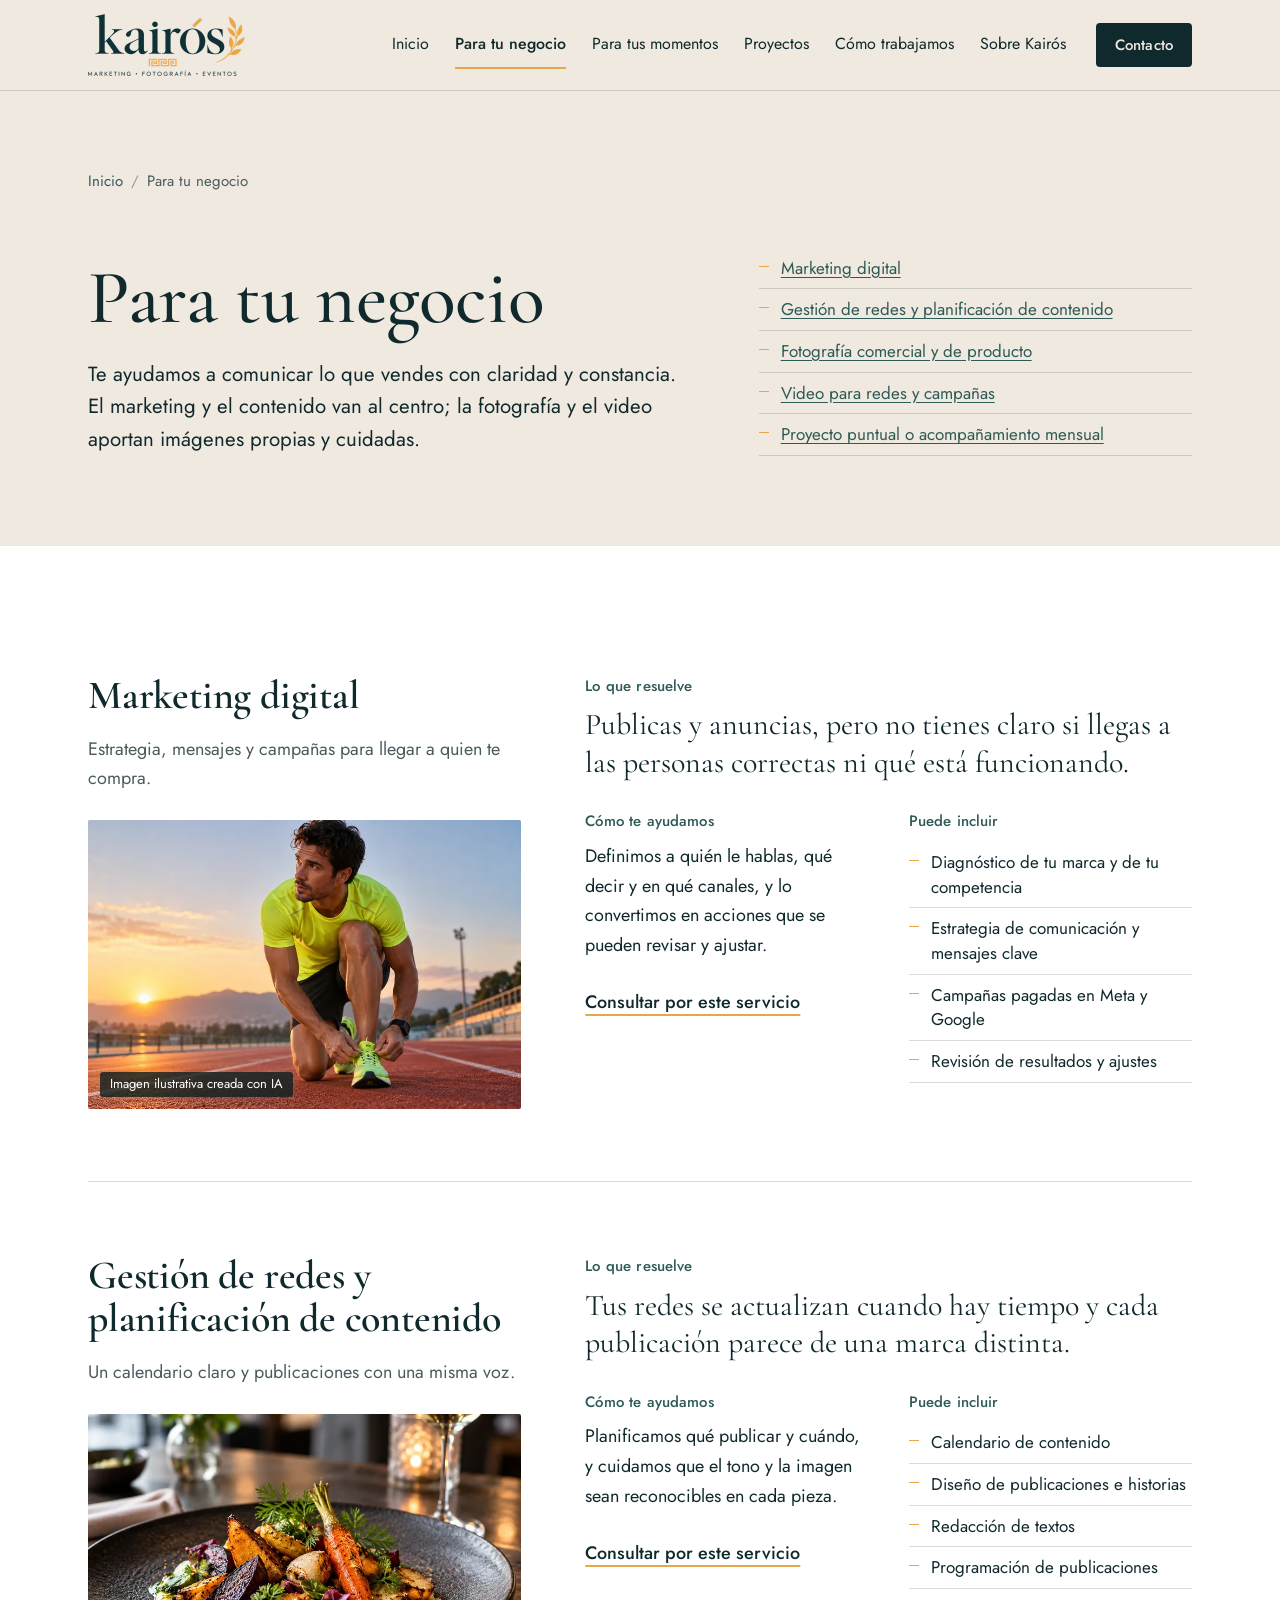
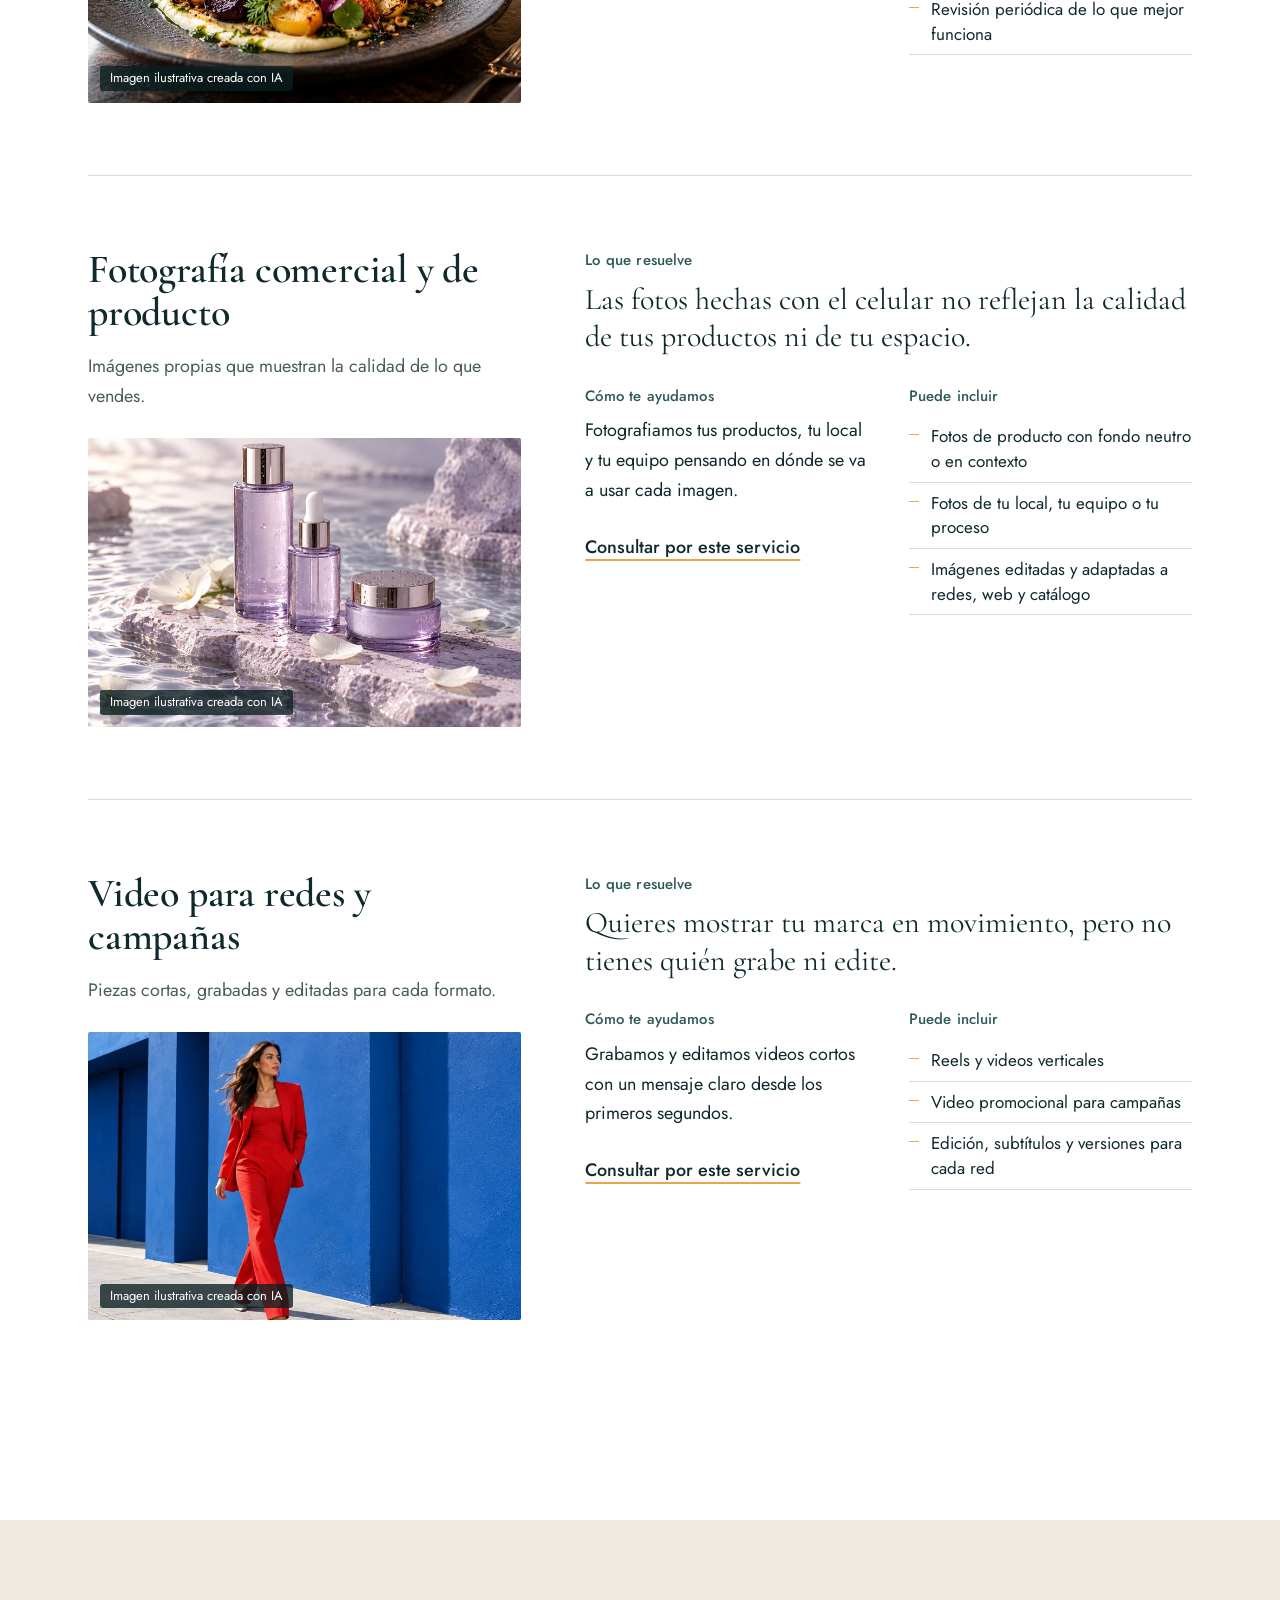
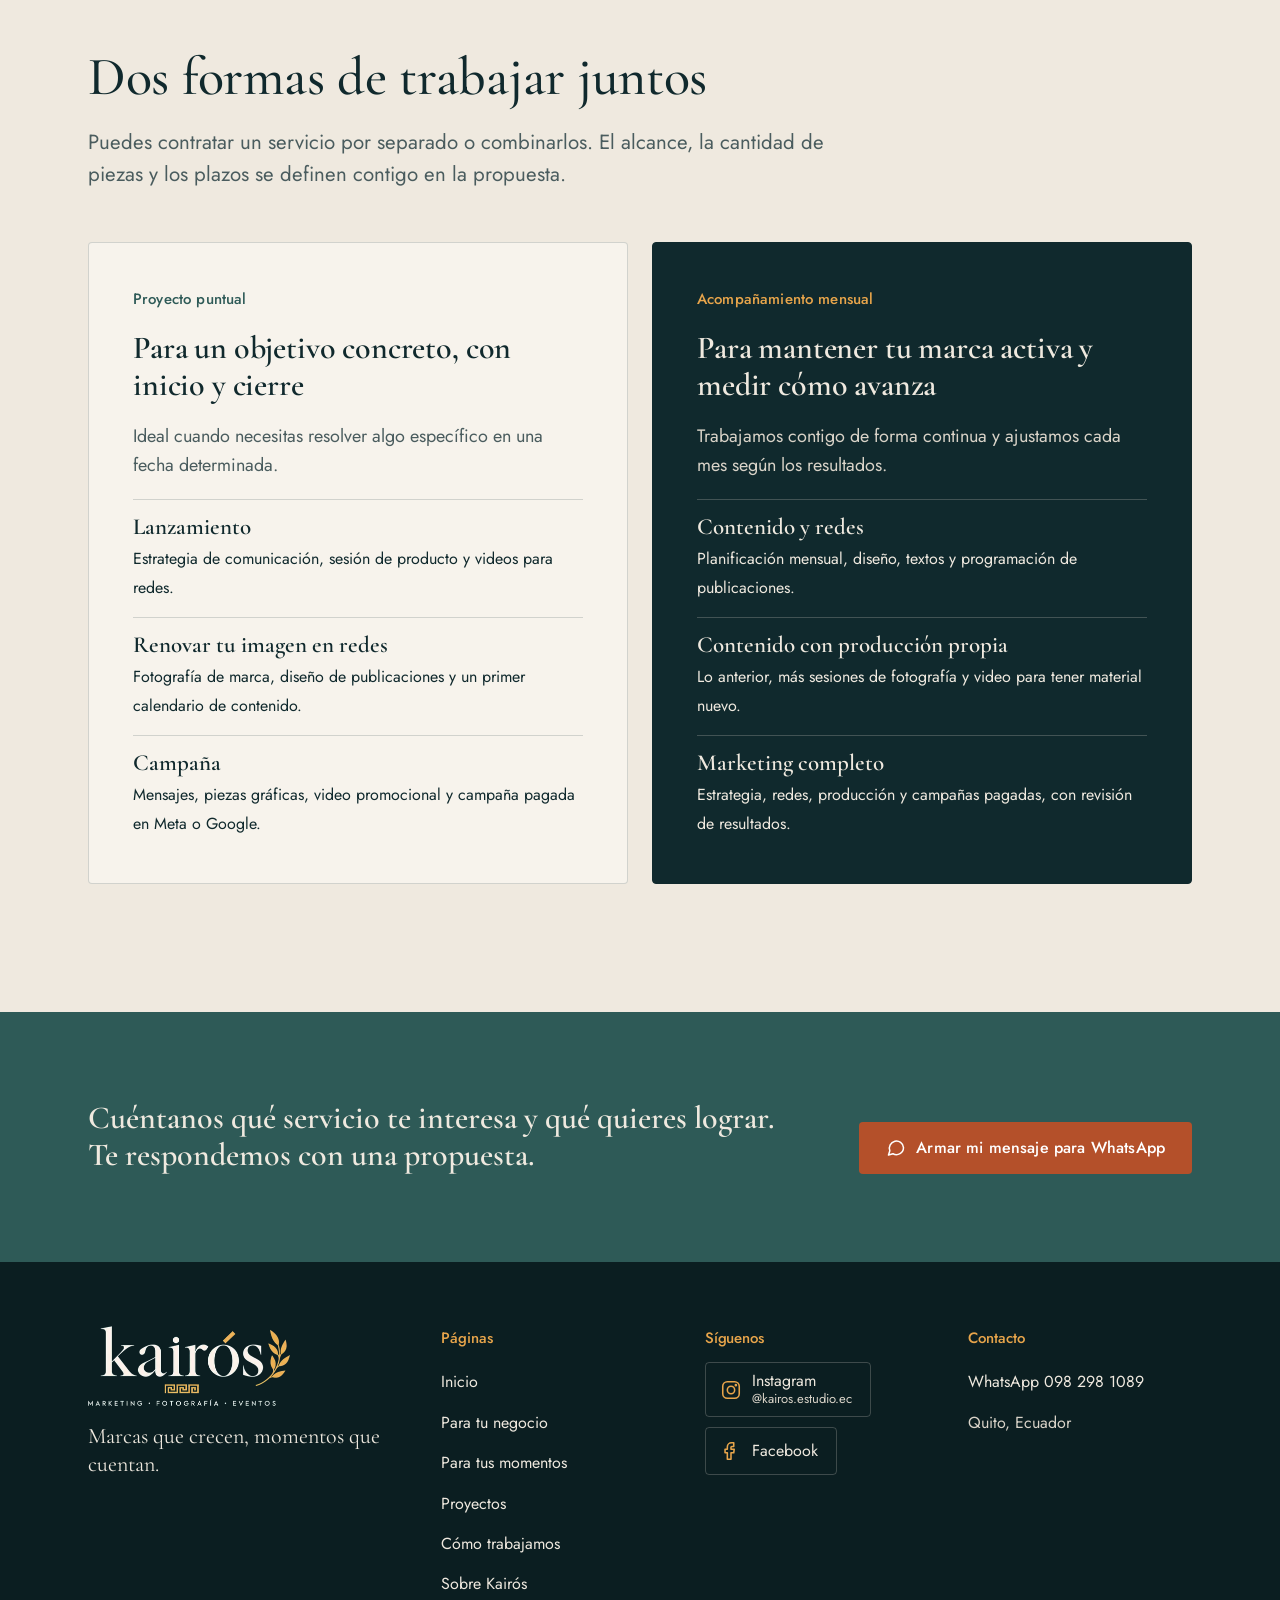
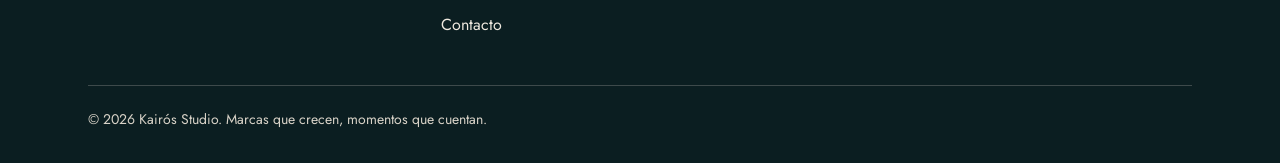
<file: negocio.html>
<!doctype html>
<html lang="es-EC">
<head>
<meta charset="utf-8">
<meta name="viewport" content="width=device-width, initial-scale=1">
<title>Marketing, redes, fotografía y video para negocios · Kairós Studio</title>
<meta name="description" content="Marketing digital, gestión de redes y contenido, fotografía comercial y de producto, y video para redes y campañas. Proyectos puntuales o acompañamiento mensual en Quito.">
<link rel="canonical" href="https://kairos-studio-ec.vercel.app/negocio">
<meta name="theme-color" content="#10292D">
<meta property="og:type" content="website">
<meta property="og:locale" content="es_EC">
<meta property="og:site_name" content="Kairós Studio">
<meta property="og:url" content="https://kairos-studio-ec.vercel.app/negocio">
<meta property="og:title" content="Marketing, redes, fotografía y video para negocios · Kairós Studio">
<meta property="og:description" content="Marketing digital, gestión de redes y contenido, fotografía comercial y de producto, y video para redes y campañas. Proyectos puntuales o acompañamiento mensual en Quito.">
<meta property="og:image" content="https://kairos-studio-ec.vercel.app/assets/og.jpg">
<meta name="twitter:card" content="summary_large_image">
<link rel="icon" type="image/png" href="/assets/favicon.png">
<link rel="apple-touch-icon" href="/assets/apple-touch-icon.png">
<link rel="preconnect" href="https://fonts.googleapis.com">
<link rel="preconnect" href="https://fonts.gstatic.com" crossorigin>
<link rel="stylesheet" href="https://fonts.googleapis.com/css2?family=Cormorant+Garamond:wght@500;600&amp;family=Jost:wght@400;500&amp;display=swap">
<link rel="stylesheet" href="/css/site.css">
<script>
document.documentElement.classList.add('js');
(function(){var m={'#servicios':'/negocio','#proceso':'/como-trabajamos','#eventos':'/momentos','#portafolio':'/proyectos','#nosotros':'/sobre'};function ir(){var p=location.pathname;if((p==='/'||p==='/index.html'||p==='/index')&&m[location.hash]){location.replace(m[location.hash]);}else if((p==='/sobre'||p==='/sobre.html')&&location.hash==='#proceso'){location.replace('/como-trabajamos');}}ir();window.addEventListener('hashchange',ir);})();
</script>
<script src="/js/site.js" defer></script>

</head>
<body>
<a class="skip-link" href="#contenido">Saltar al contenido</a>
<header class="site-header">

<div class="wrap cabecera">
<a class="marca" href="/" aria-label="Kairós Studio, ir a Inicio"><img src="/assets/logo-petroleo.webp" alt="Kairós Studio" width="157" height="62"></a>
<button class="boton-menu" type="button" aria-expanded="false" aria-controls="menu">
<svg class="ico-abrir" width="20" height="20" viewBox="0 0 24 24" fill="none" stroke="currentColor" stroke-width="1.8" stroke-linecap="round" stroke-linejoin="round" aria-hidden="true" focusable="false"><path d="M4 7h16M4 12h16M4 17h16"></path></svg>
<svg class="ico-cerrar" width="20" height="20" viewBox="0 0 24 24" fill="none" stroke="currentColor" stroke-width="1.8" stroke-linecap="round" stroke-linejoin="round" aria-hidden="true" focusable="false"><path d="M6 6l12 12M18 6L6 18"></path></svg>
Menú
</button>
<nav id="menu" class="menu" aria-label="Principal">
<a class="menu-enlace" href="/">Inicio</a>
<a class="menu-enlace" href="/negocio" aria-current="page">Para tu negocio</a>
<a class="menu-enlace" href="/momentos">Para tus momentos</a>
<a class="menu-enlace" href="/proyectos">Proyectos</a>
<a class="menu-enlace" href="/como-trabajamos">Cómo trabajamos</a>
<a class="menu-enlace" href="/sobre">Sobre Kairós</a>
<a class="btn btn-oscuro btn-s" href="/contacto">Contacto</a>
</nav>
</div>
</header>
<main id="contenido">
<section class="cabecera-pagina" aria-labelledby="negocio-titulo">
<div class="wrap">
<nav class="migas" aria-label="Ruta de navegación"><ol><li><a href="/">Inicio</a></li><li><span aria-current="page">Para tu negocio</span></li></ol></nav>
<div class="cabecera-pagina-grid">
<div class="pila">
<h1 id="negocio-titulo" class="t-pagina">Para tu negocio</h1>
<p class="entrada">Te ayudamos a comunicar lo que vendes con claridad y constancia. El marketing y el contenido van al centro; la fotografía y el video aportan imágenes propias y cuidadas.</p>
</div>
<nav aria-label="Servicios en esta página">
<ul class="lista-guion">
<li><a href="#marketing">Marketing digital</a></li><li><a href="#redes">Gestión de redes y planificación de contenido</a></li><li><a href="#fotografia">Fotografía comercial y de producto</a></li><li><a href="#video">Video para redes y campañas</a></li>
<li><a href="#formas">Proyecto puntual o acompañamiento mensual</a></li>
</ul>
</nav>
</div>
</div>
</section>

<section class="fondo-blanco bloque" aria-label="Servicios">
<div class="wrap">
<article class="servicio" id="marketing" aria-labelledby="marketing-titulo">
<div class="servicio-titulo">
<h2 id="marketing-titulo" class="t-sub" style="font-size: clamp(30px, 3.2vw, 40px); line-height: 1.08">Marketing digital</h2>
<p class="suave">Estrategia, mensajes y campañas para llegar a quien te compra.</p>
<figure class="foto foto--apaisada"><img src="/assets/fotos/deporte-1600.webp" srcset="/assets/fotos/deporte-800.webp 800w, /assets/fotos/deporte-1600.webp 1600w" sizes="(max-width: 820px) 92vw, 46vw" width="1448" height="1086" alt="Corredor con camiseta amarilla neón atándose las zapatillas en una pista al atardecer" loading="lazy" decoding="async" style="object-position: 50% 0%"><figcaption class="foto-etiqueta">Imagen ilustrativa creada con IA</figcaption></figure>
</div>
<div class="servicio-detalle">
<div class="ancho"><h3>Lo que resuelve</h3><p class="necesidad">Publicas y anuncias, pero no tienes claro si llegas a las personas correctas ni qué está funcionando.</p></div>
<div><h3>Cómo te ayudamos</h3><p>Definimos a quién le hablas, qué decir y en qué canales, y lo convertimos en acciones que se pueden revisar y ajustar.</p>
<p style="margin-top: 20px"><a class="enlace-flecha" href="/contacto?servicio=Marketing%20digital#negocio">Consultar por este servicio</a></p></div>
<div><h3>Puede incluir</h3><ul class="lista-guion"><li>Diagnóstico de tu marca y de tu competencia</li><li>Estrategia de comunicación y mensajes clave</li><li>Campañas pagadas en Meta y Google</li><li>Revisión de resultados y ajustes</li></ul></div>
</div>
</article><article class="servicio" id="redes" aria-labelledby="redes-titulo">
<div class="servicio-titulo">
<h2 id="redes-titulo" class="t-sub" style="font-size: clamp(30px, 3.2vw, 40px); line-height: 1.08">Gestión de redes y planificación de contenido</h2>
<p class="suave">Un calendario claro y publicaciones con una misma voz.</p>
<figure class="foto foto--apaisada"><img src="/assets/fotos/gastronomia-1600.webp" srcset="/assets/fotos/gastronomia-800.webp 800w, /assets/fotos/gastronomia-1600.webp 1600w" sizes="(max-width: 820px) 92vw, 46vw" width="1448" height="1086" alt="Plato de vegetales asados sobre puré, con hierbas frescas, en la mesa de un restaurante" loading="lazy" decoding="async"><figcaption class="foto-etiqueta">Imagen ilustrativa creada con IA</figcaption></figure>
</div>
<div class="servicio-detalle">
<div class="ancho"><h3>Lo que resuelve</h3><p class="necesidad">Tus redes se actualizan cuando hay tiempo y cada publicación parece de una marca distinta.</p></div>
<div><h3>Cómo te ayudamos</h3><p>Planificamos qué publicar y cuándo, y cuidamos que el tono y la imagen sean reconocibles en cada pieza.</p>
<p style="margin-top: 20px"><a class="enlace-flecha" href="/contacto?servicio=Gesti%C3%B3n%20de%20redes%20y%20planificaci%C3%B3n%20de%20contenido#negocio">Consultar por este servicio</a></p></div>
<div><h3>Puede incluir</h3><ul class="lista-guion"><li>Calendario de contenido</li><li>Diseño de publicaciones e historias</li><li>Redacción de textos</li><li>Programación de publicaciones</li><li>Revisión periódica de lo que mejor funciona</li></ul></div>
</div>
</article><article class="servicio" id="fotografia" aria-labelledby="fotografia-titulo">
<div class="servicio-titulo">
<h2 id="fotografia-titulo" class="t-sub" style="font-size: clamp(30px, 3.2vw, 40px); line-height: 1.08">Fotografía comercial y de producto</h2>
<p class="suave">Imágenes propias que muestran la calidad de lo que vendes.</p>
<figure class="foto foto--apaisada"><img src="/assets/fotos/cosmetica-1600.webp" srcset="/assets/fotos/cosmetica-800.webp 800w, /assets/fotos/cosmetica-1600.webp 1600w" sizes="(max-width: 820px) 92vw, 46vw" width="1448" height="1086" alt="Frascos de cosmética lila con tapas doradas sobre una piedra rodeada de agua y pétalos blancos" loading="lazy" decoding="async"><figcaption class="foto-etiqueta">Imagen ilustrativa creada con IA</figcaption></figure>
</div>
<div class="servicio-detalle">
<div class="ancho"><h3>Lo que resuelve</h3><p class="necesidad">Las fotos hechas con el celular no reflejan la calidad de tus productos ni de tu espacio.</p></div>
<div><h3>Cómo te ayudamos</h3><p>Fotografiamos tus productos, tu local y tu equipo pensando en dónde se va a usar cada imagen.</p>
<p style="margin-top: 20px"><a class="enlace-flecha" href="/contacto?servicio=Fotograf%C3%ADa%20comercial%20y%20de%20producto#negocio">Consultar por este servicio</a></p></div>
<div><h3>Puede incluir</h3><ul class="lista-guion"><li>Fotos de producto con fondo neutro o en contexto</li><li>Fotos de tu local, tu equipo o tu proceso</li><li>Imágenes editadas y adaptadas a redes, web y catálogo</li></ul></div>
</div>
</article><article class="servicio" id="video" aria-labelledby="video-titulo">
<div class="servicio-titulo">
<h2 id="video-titulo" class="t-sub" style="font-size: clamp(30px, 3.2vw, 40px); line-height: 1.08">Video para redes y campañas</h2>
<p class="suave">Piezas cortas, grabadas y editadas para cada formato.</p>
<figure class="foto foto--apaisada"><img src="/assets/fotos/moda-1600.webp" srcset="/assets/fotos/moda-800.webp 800w, /assets/fotos/moda-1600.webp 1600w" sizes="(max-width: 820px) 92vw, 46vw" width="1448" height="1086" alt="Mujer con traje rojo caminando frente a un muro azul intenso, en una toma de moda editorial" loading="lazy" decoding="async" style="object-position: 50% 4%"><figcaption class="foto-etiqueta">Imagen ilustrativa creada con IA</figcaption></figure>
</div>
<div class="servicio-detalle">
<div class="ancho"><h3>Lo que resuelve</h3><p class="necesidad">Quieres mostrar tu marca en movimiento, pero no tienes quién grabe ni edite.</p></div>
<div><h3>Cómo te ayudamos</h3><p>Grabamos y editamos videos cortos con un mensaje claro desde los primeros segundos.</p>
<p style="margin-top: 20px"><a class="enlace-flecha" href="/contacto?servicio=Video%20para%20redes%20y%20campa%C3%B1as#negocio">Consultar por este servicio</a></p></div>
<div><h3>Puede incluir</h3><ul class="lista-guion"><li>Reels y videos verticales</li><li>Video promocional para campañas</li><li>Edición, subtítulos y versiones para cada red</li></ul></div>
</div>
</article>
</div>
</section>

<section id="formas" class="bloque" aria-labelledby="formas-titulo">
<div class="wrap">
<div class="pila" style="margin-bottom: clamp(32px, 4vw, 56px)">
<h2 id="formas-titulo" class="t-seccion">Dos formas de trabajar juntos</h2>
<p class="entrada suave">Puedes contratar un servicio por separado o combinarlos. El alcance, la cantidad de piezas y los plazos se definen contigo en la propuesta.</p>
</div>
<div class="formas">
<div class="forma">
<p class="etiqueta">Proyecto puntual</p>
<h3 class="t-sub">Para un objetivo concreto, con inicio y cierre</h3>
<p class="suave">Ideal cuando necesitas resolver algo específico en una fecha determinada.</p>
<ul class="combos">
<li><strong>Lanzamiento</strong><span>Estrategia de comunicación, sesión de producto y videos para redes.</span></li>
<li><strong>Renovar tu imagen en redes</strong><span>Fotografía de marca, diseño de publicaciones y un primer calendario de contenido.</span></li>
<li><strong>Campaña</strong><span>Mensajes, piezas gráficas, video promocional y campaña pagada en Meta o Google.</span></li>
</ul>
</div>
<div class="forma forma--mensual">
<p class="etiqueta">Acompañamiento mensual</p>
<h3 class="t-sub">Para mantener tu marca activa y medir cómo avanza</h3>
<p class="suave">Trabajamos contigo de forma continua y ajustamos cada mes según los resultados.</p>
<ul class="combos">
<li><strong>Contenido y redes</strong><span>Planificación mensual, diseño, textos y programación de publicaciones.</span></li>
<li><strong>Contenido con producción propia</strong><span>Lo anterior, más sesiones de fotografía y video para tener material nuevo.</span></li>
<li><strong>Marketing completo</strong><span>Estrategia, redes, producción y campañas pagadas, con revisión de resultados.</span></li>
</ul>
</div>
</div>
</div>
</section>

<section class="sobre-jade bloque--corto" aria-label="Pedir una propuesta">
<div class="wrap encabezado-fila" style="margin-bottom: 0">
<p class="t-sub" style="font-family: var(--serif); max-width: 22em">Cuéntanos qué servicio te interesa y qué quieres lograr. Te respondemos con una propuesta.</p>
<a class="btn btn-principal" href="/contacto#negocio"><svg width="20" height="20" viewBox="0 0 24 24" fill="none" stroke="currentColor" stroke-width="1.8" stroke-linecap="round" stroke-linejoin="round" aria-hidden="true" focusable="false"><path d="M21 11.5a8.5 8.5 0 0 1-12.6 7.4L3 20.5l1.6-5.2A8.5 8.5 0 1 1 21 11.5z"></path></svg>Armar mi mensaje para WhatsApp</a>
</div>
</section>
</main>
<footer class="site-footer">
<div class="wrap pie">
<div class="pie-marca">
<a href="/" aria-label="Kairós Studio, ir a Inicio"><img src="/assets/logo-marfil.webp" alt="Kairós Studio: marketing, fotografía, eventos" width="202" height="80"></a>
<p>Marcas que crecen, momentos que cuentan.</p>
</div>
<nav aria-label="Páginas del sitio">
<h2>Páginas</h2>
<ul class="pie-enlaces">
<li><a href="/">Inicio</a></li>
<li><a href="/negocio">Para tu negocio</a></li>
<li><a href="/momentos">Para tus momentos</a></li>
<li><a href="/proyectos">Proyectos</a></li>
<li><a href="/como-trabajamos">Cómo trabajamos</a></li>
<li><a href="/sobre">Sobre Kairós</a></li>
<li><a href="/contacto">Contacto</a></li>
</ul>
</nav>
<div>
<h2>Síguenos</h2>
<ul class="redes">
<li><a class="red" href="https://www.instagram.com/kairos.estudio.ec/" target="_blank" rel="noopener noreferrer"><svg width="22" height="22" viewBox="0 0 24 24" fill="none" stroke="currentColor" stroke-width="1.7" stroke-linecap="round" stroke-linejoin="round" aria-hidden="true" focusable="false"><rect x="3" y="3" width="18" height="18" rx="5"></rect><circle cx="12" cy="12" r="4"></circle><circle cx="17.3" cy="6.7" r="0.6" fill="currentColor"></circle></svg><span>Instagram<small>@kairos.estudio.ec</small></span><span class="visually-hidden"> (se abre en una pestaña nueva)</span></a></li>
<li><a class="red" href="https://www.facebook.com/profile.php?id=61595387390430" target="_blank" rel="noopener noreferrer"><svg width="22" height="22" viewBox="0 0 24 24" fill="none" stroke="currentColor" stroke-width="1.7" stroke-linecap="round" stroke-linejoin="round" aria-hidden="true" focusable="false"><path d="M15 3h-2.5A4.5 4.5 0 0 0 8 7.5V10H5.5v4H8v7h4v-7h3l.5-4H12V7.8c0-.6.5-.8 1-.8h2z"></path></svg><span>Facebook</span><span class="visually-hidden"> (se abre en una pestaña nueva)</span></a></li>
</ul>
</div>
<div>
<h2>Contacto</h2>
<ul class="pie-enlaces">
<li><a href="https://wa.me/593982981089?text=Hola%2C%20Kair%C3%B3s%20Studio.%20Quiero%20hacer%20una%20consulta." target="_blank" rel="noopener noreferrer">WhatsApp 098 298 1089<span class="visually-hidden"> (se abre en una pestaña nueva)</span></a></li>
<li class="texto">Quito, Ecuador</li>
</ul>
</div>
</div>
<div class="wrap"><p class="pie-final">© 2026 Kairós Studio. Marcas que crecen, momentos que cuentan.</p></div>
</footer>
</body>
</html>
</file>
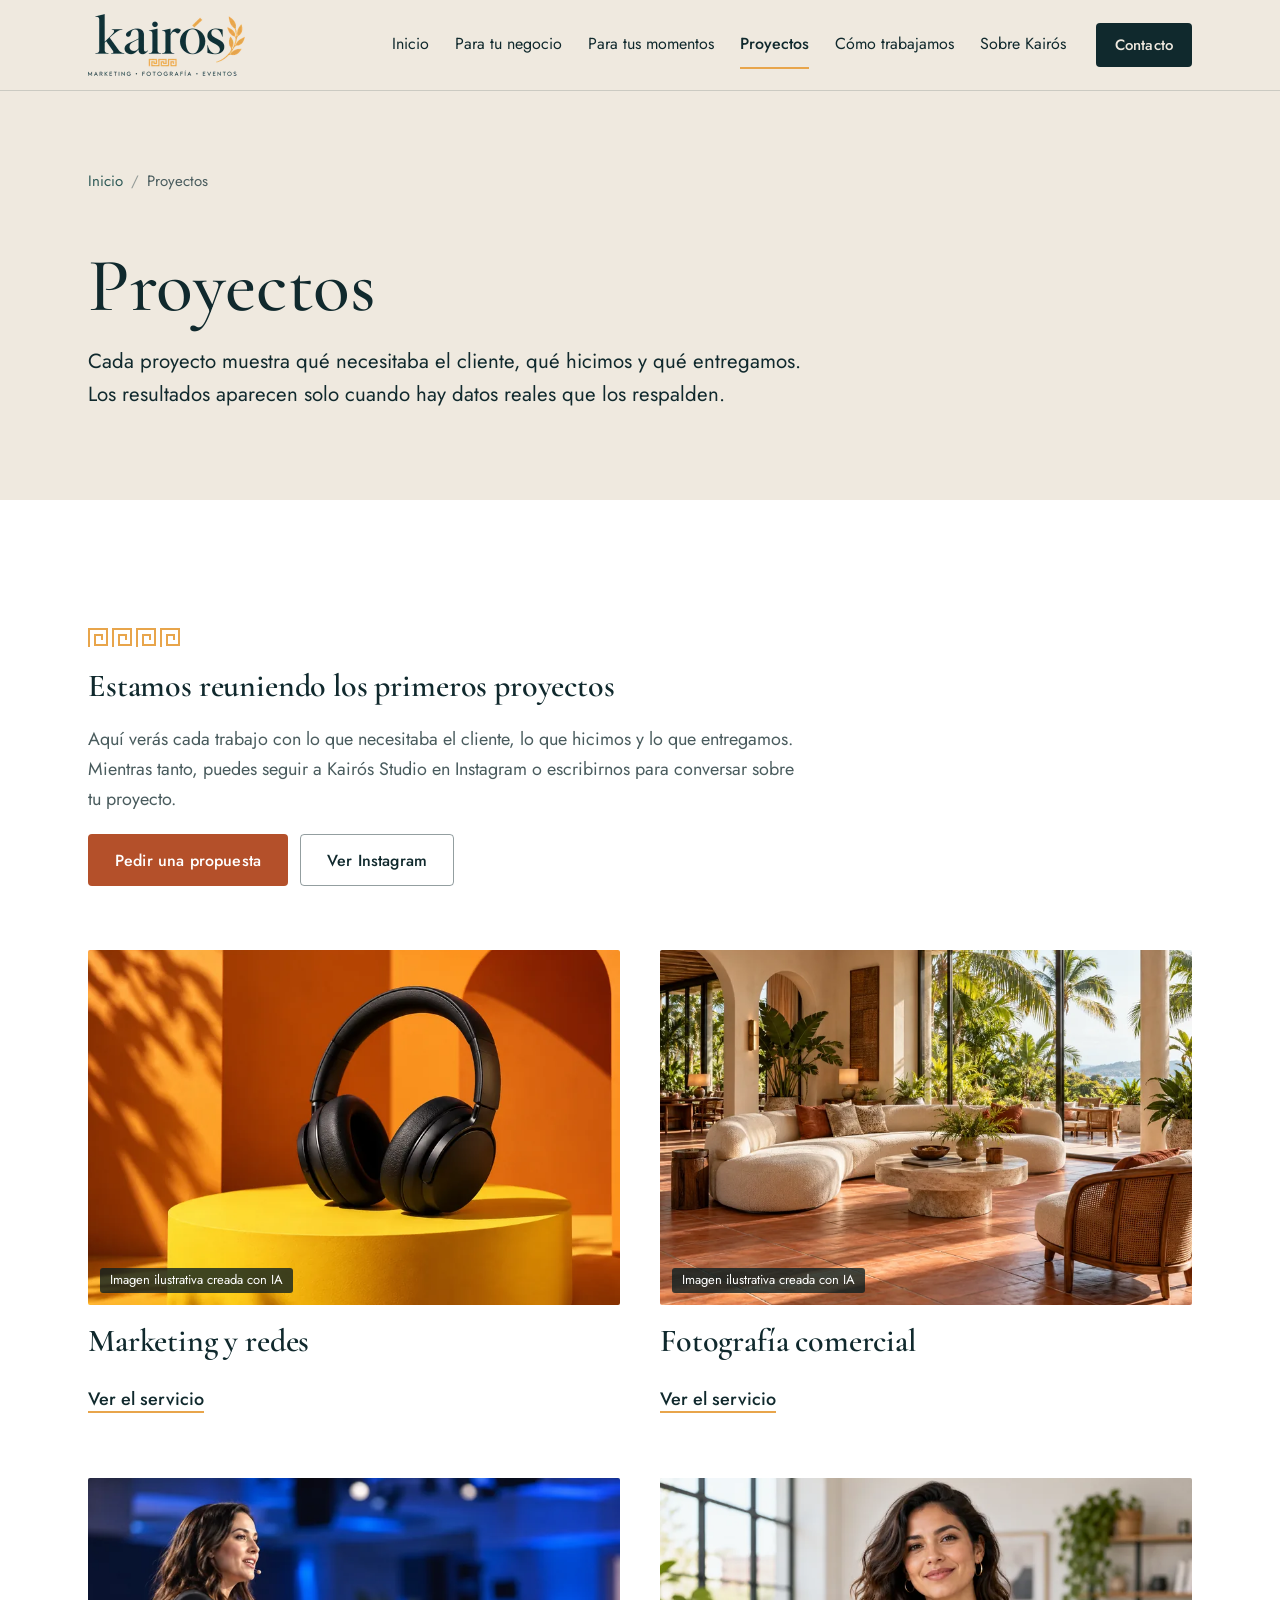
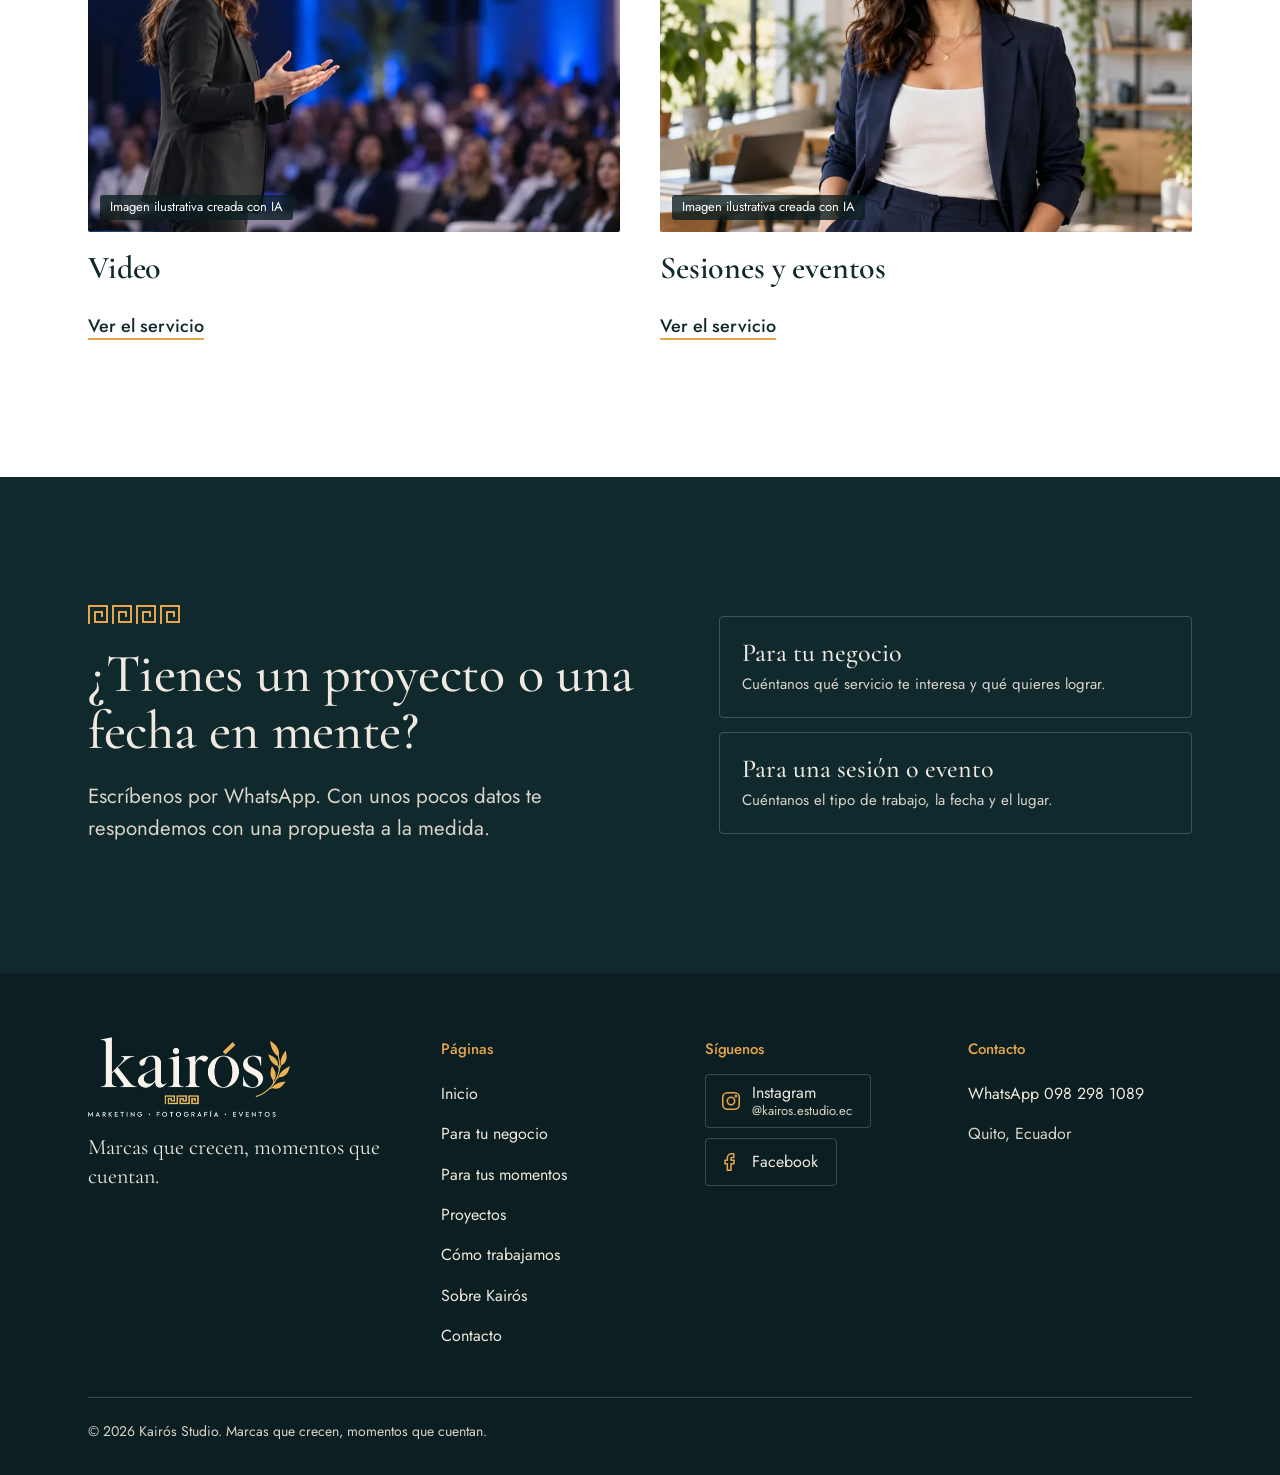
<file: proyectos.html>
<!doctype html>
<html lang="es-EC">
<head>
<meta charset="utf-8">
<meta name="viewport" content="width=device-width, initial-scale=1">
<title>Proyectos · Kairós Studio</title>
<meta name="description" content="Trabajos de Kairós Studio por categoría: qué necesitaba cada cliente, qué hicimos y qué entregamos.">
<link rel="canonical" href="https://kairos-studio-ec.vercel.app/proyectos">
<meta name="theme-color" content="#10292D">
<meta property="og:type" content="website">
<meta property="og:locale" content="es_EC">
<meta property="og:site_name" content="Kairós Studio">
<meta property="og:url" content="https://kairos-studio-ec.vercel.app/proyectos">
<meta property="og:title" content="Proyectos · Kairós Studio">
<meta property="og:description" content="Trabajos de Kairós Studio por categoría: qué necesitaba cada cliente, qué hicimos y qué entregamos.">
<meta property="og:image" content="https://kairos-studio-ec.vercel.app/assets/og.jpg">
<meta name="twitter:card" content="summary_large_image">
<link rel="icon" type="image/png" href="/assets/favicon.png">
<link rel="apple-touch-icon" href="/assets/apple-touch-icon.png">
<link rel="preconnect" href="https://fonts.googleapis.com">
<link rel="preconnect" href="https://fonts.gstatic.com" crossorigin>
<link rel="stylesheet" href="https://fonts.googleapis.com/css2?family=Cormorant+Garamond:wght@500;600&amp;family=Jost:wght@400;500&amp;display=swap">
<link rel="stylesheet" href="/css/site.css">
<script>
document.documentElement.classList.add('js');
(function(){var m={'#servicios':'/negocio','#proceso':'/como-trabajamos','#eventos':'/momentos','#portafolio':'/proyectos','#nosotros':'/sobre'};function ir(){var p=location.pathname;if((p==='/'||p==='/index.html'||p==='/index')&&m[location.hash]){location.replace(m[location.hash]);}else if((p==='/sobre'||p==='/sobre.html')&&location.hash==='#proceso'){location.replace('/como-trabajamos');}}ir();window.addEventListener('hashchange',ir);})();
</script>
<script src="/js/site.js" defer></script>

</head>
<body>
<a class="skip-link" href="#contenido">Saltar al contenido</a>
<header class="site-header">

<div class="wrap cabecera">
<a class="marca" href="/" aria-label="Kairós Studio, ir a Inicio"><img src="/assets/logo-petroleo.webp" alt="Kairós Studio" width="157" height="62"></a>
<button class="boton-menu" type="button" aria-expanded="false" aria-controls="menu">
<svg class="ico-abrir" width="20" height="20" viewBox="0 0 24 24" fill="none" stroke="currentColor" stroke-width="1.8" stroke-linecap="round" stroke-linejoin="round" aria-hidden="true" focusable="false"><path d="M4 7h16M4 12h16M4 17h16"></path></svg>
<svg class="ico-cerrar" width="20" height="20" viewBox="0 0 24 24" fill="none" stroke="currentColor" stroke-width="1.8" stroke-linecap="round" stroke-linejoin="round" aria-hidden="true" focusable="false"><path d="M6 6l12 12M18 6L6 18"></path></svg>
Menú
</button>
<nav id="menu" class="menu" aria-label="Principal">
<a class="menu-enlace" href="/">Inicio</a>
<a class="menu-enlace" href="/negocio">Para tu negocio</a>
<a class="menu-enlace" href="/momentos">Para tus momentos</a>
<a class="menu-enlace" href="/proyectos" aria-current="page">Proyectos</a>
<a class="menu-enlace" href="/como-trabajamos">Cómo trabajamos</a>
<a class="menu-enlace" href="/sobre">Sobre Kairós</a>
<a class="btn btn-oscuro btn-s" href="/contacto">Contacto</a>
</nav>
</div>
</header>
<main id="contenido">
<section class="cabecera-pagina" aria-labelledby="proyectos-titulo">
<div class="wrap">
<nav class="migas" aria-label="Ruta de navegación"><ol><li><a href="/">Inicio</a></li><li><span aria-current="page">Proyectos</span></li></ol></nav>
<div class="pila">
<h1 id="proyectos-titulo" class="t-pagina">Proyectos</h1>
<p class="entrada">Cada proyecto muestra qué necesitaba el cliente, qué hicimos y qué entregamos. Los resultados aparecen solo cuando hay datos reales que los respalden.</p>

</div>
</div>
</section>

<section class="fondo-blanco bloque" aria-labelledby="pronto-titulo">
<div class="wrap"><div class="pila medida">
<svg class="greca" viewBox="0 0 96 20" aria-hidden="true" focusable="false"><path d="M1 19V1h18v16H7V7h7v5M25 19V1h18v16H31V7h7v5M49 19V1h18v16H55V7h7v5M73 19V1h18v16H79V7h7v5" fill="none" stroke="currentColor" stroke-width="2"></path></svg>
<h2 id="pronto-titulo" class="t-sub">Estamos reuniendo los primeros proyectos</h2>
<p class="suave">Aquí verás cada trabajo con lo que necesitaba el cliente, lo que hicimos y lo que entregamos. Mientras tanto, puedes seguir a Kairós Studio en Instagram o escribirnos para conversar sobre tu proyecto.</p>
<div class="botones"><a class="btn btn-principal" href="/contacto">Pedir una propuesta</a><a class="btn btn-linea" href="https://www.instagram.com/kairos.estudio.ec/" target="_blank" rel="noopener noreferrer">Ver Instagram<span class="visually-hidden"> (se abre en una pestaña nueva)</span></a></div>
</div>
<h2 id="categorias-titulo" class="visually-hidden">Categorías</h2><div class="proyectos" style="margin-top: clamp(40px, 5vw, 64px)"><article class="proyecto"><figure class="foto foto--apaisada"><img src="/assets/fotos/tecnologia-1600.webp" srcset="/assets/fotos/tecnologia-800.webp 800w, /assets/fotos/tecnologia-1600.webp 1600w" sizes="(max-width: 820px) 92vw, 46vw" width="1448" height="1086" alt="Audífonos negros sobre un pedestal amarillo, con fondo naranja y sombras de hojas" loading="lazy" decoding="async"><figcaption class="foto-etiqueta">Imagen ilustrativa creada con IA</figcaption></figure><h3 class="t-sub">Marketing y redes</h3><p><a class="enlace-flecha" href="/negocio#marketing">Ver el servicio</a></p></article><article class="proyecto"><figure class="foto foto--apaisada"><img src="/assets/fotos/interiores-1600.webp" srcset="/assets/fotos/interiores-800.webp 800w, /assets/fotos/interiores-1600.webp 1600w" sizes="(max-width: 820px) 92vw, 46vw" width="1448" height="1086" alt="Sala de un hotel con sofá curvo color marfil, piso de terracota y vista a palmeras y al mar" loading="lazy" decoding="async"><figcaption class="foto-etiqueta">Imagen ilustrativa creada con IA</figcaption></figure><h3 class="t-sub">Fotografía comercial</h3><p><a class="enlace-flecha" href="/negocio#fotografia">Ver el servicio</a></p></article><article class="proyecto"><figure class="foto foto--apaisada"><img src="/assets/fotos/conferencia-1600.webp" srcset="/assets/fotos/conferencia-800.webp 800w, /assets/fotos/conferencia-1600.webp 1600w" sizes="(max-width: 820px) 92vw, 46vw" width="1448" height="1086" alt="Ponente con micrófono de diadema hablando ante un auditorio iluminado en azul" loading="lazy" decoding="async" style="object-position: 35% 50%"><figcaption class="foto-etiqueta">Imagen ilustrativa creada con IA</figcaption></figure><h3 class="t-sub">Video</h3><p><a class="enlace-flecha" href="/negocio#video">Ver el servicio</a></p></article><article class="proyecto"><figure class="foto foto--apaisada"><img src="/assets/fotos/retrato-1600.webp" srcset="/assets/fotos/retrato-800.webp 800w, /assets/fotos/retrato-1600.webp 1600w" sizes="(max-width: 820px) 92vw, 46vw" width="1448" height="1086" alt="Mujer sonriente con blazer azul marino en una oficina luminosa con plantas" loading="lazy" decoding="async" style="object-position: 50% 12%"><figcaption class="foto-etiqueta">Imagen ilustrativa creada con IA</figcaption></figure><h3 class="t-sub">Sesiones y eventos</h3><p><a class="enlace-flecha" href="/momentos">Ver el servicio</a></p></article></div>
</div>
</section>

<section class="sobre-oscuro bloque" aria-labelledby="llamada-titulo">
<div class="wrap llamada">
<div class="pila">
<svg class="greca" viewBox="0 0 96 20" aria-hidden="true" focusable="false"><path d="M1 19V1h18v16H7V7h7v5M25 19V1h18v16H31V7h7v5M49 19V1h18v16H55V7h7v5M73 19V1h18v16H79V7h7v5" fill="none" stroke="currentColor" stroke-width="2"></path></svg>
<h2 id="llamada-titulo" class="t-seccion">¿Tienes un proyecto o una fecha en mente?</h2>
<p class="entrada">Escríbenos por WhatsApp. Con unos pocos datos te respondemos con una propuesta a la medida.</p>
</div>
<div class="llamada-opciones">
<a class="llamada-opcion" href="/contacto#negocio"><strong>Para tu negocio</strong><span>Cuéntanos qué servicio te interesa y qué quieres lograr.</span></a>
<a class="llamada-opcion" href="/contacto#momentos"><strong>Para una sesión o evento</strong><span>Cuéntanos el tipo de trabajo, la fecha y el lugar.</span></a>
</div>
</div>
</section>
</main>
<footer class="site-footer">
<div class="wrap pie">
<div class="pie-marca">
<a href="/" aria-label="Kairós Studio, ir a Inicio"><img src="/assets/logo-marfil.webp" alt="Kairós Studio: marketing, fotografía, eventos" width="202" height="80"></a>
<p>Marcas que crecen, momentos que cuentan.</p>
</div>
<nav aria-label="Páginas del sitio">
<h2>Páginas</h2>
<ul class="pie-enlaces">
<li><a href="/">Inicio</a></li>
<li><a href="/negocio">Para tu negocio</a></li>
<li><a href="/momentos">Para tus momentos</a></li>
<li><a href="/proyectos">Proyectos</a></li>
<li><a href="/como-trabajamos">Cómo trabajamos</a></li>
<li><a href="/sobre">Sobre Kairós</a></li>
<li><a href="/contacto">Contacto</a></li>
</ul>
</nav>
<div>
<h2>Síguenos</h2>
<ul class="redes">
<li><a class="red" href="https://www.instagram.com/kairos.estudio.ec/" target="_blank" rel="noopener noreferrer"><svg width="22" height="22" viewBox="0 0 24 24" fill="none" stroke="currentColor" stroke-width="1.7" stroke-linecap="round" stroke-linejoin="round" aria-hidden="true" focusable="false"><rect x="3" y="3" width="18" height="18" rx="5"></rect><circle cx="12" cy="12" r="4"></circle><circle cx="17.3" cy="6.7" r="0.6" fill="currentColor"></circle></svg><span>Instagram<small>@kairos.estudio.ec</small></span><span class="visually-hidden"> (se abre en una pestaña nueva)</span></a></li>
<li><a class="red" href="https://www.facebook.com/profile.php?id=61595387390430" target="_blank" rel="noopener noreferrer"><svg width="22" height="22" viewBox="0 0 24 24" fill="none" stroke="currentColor" stroke-width="1.7" stroke-linecap="round" stroke-linejoin="round" aria-hidden="true" focusable="false"><path d="M15 3h-2.5A4.5 4.5 0 0 0 8 7.5V10H5.5v4H8v7h4v-7h3l.5-4H12V7.8c0-.6.5-.8 1-.8h2z"></path></svg><span>Facebook</span><span class="visually-hidden"> (se abre en una pestaña nueva)</span></a></li>
</ul>
</div>
<div>
<h2>Contacto</h2>
<ul class="pie-enlaces">
<li><a href="https://wa.me/593982981089?text=Hola%2C%20Kair%C3%B3s%20Studio.%20Quiero%20hacer%20una%20consulta." target="_blank" rel="noopener noreferrer">WhatsApp 098 298 1089<span class="visually-hidden"> (se abre en una pestaña nueva)</span></a></li>
<li class="texto">Quito, Ecuador</li>
</ul>
</div>
</div>
<div class="wrap"><p class="pie-final">© 2026 Kairós Studio. Marcas que crecen, momentos que cuentan.</p></div>
</footer>
</body>
</html>
</file>
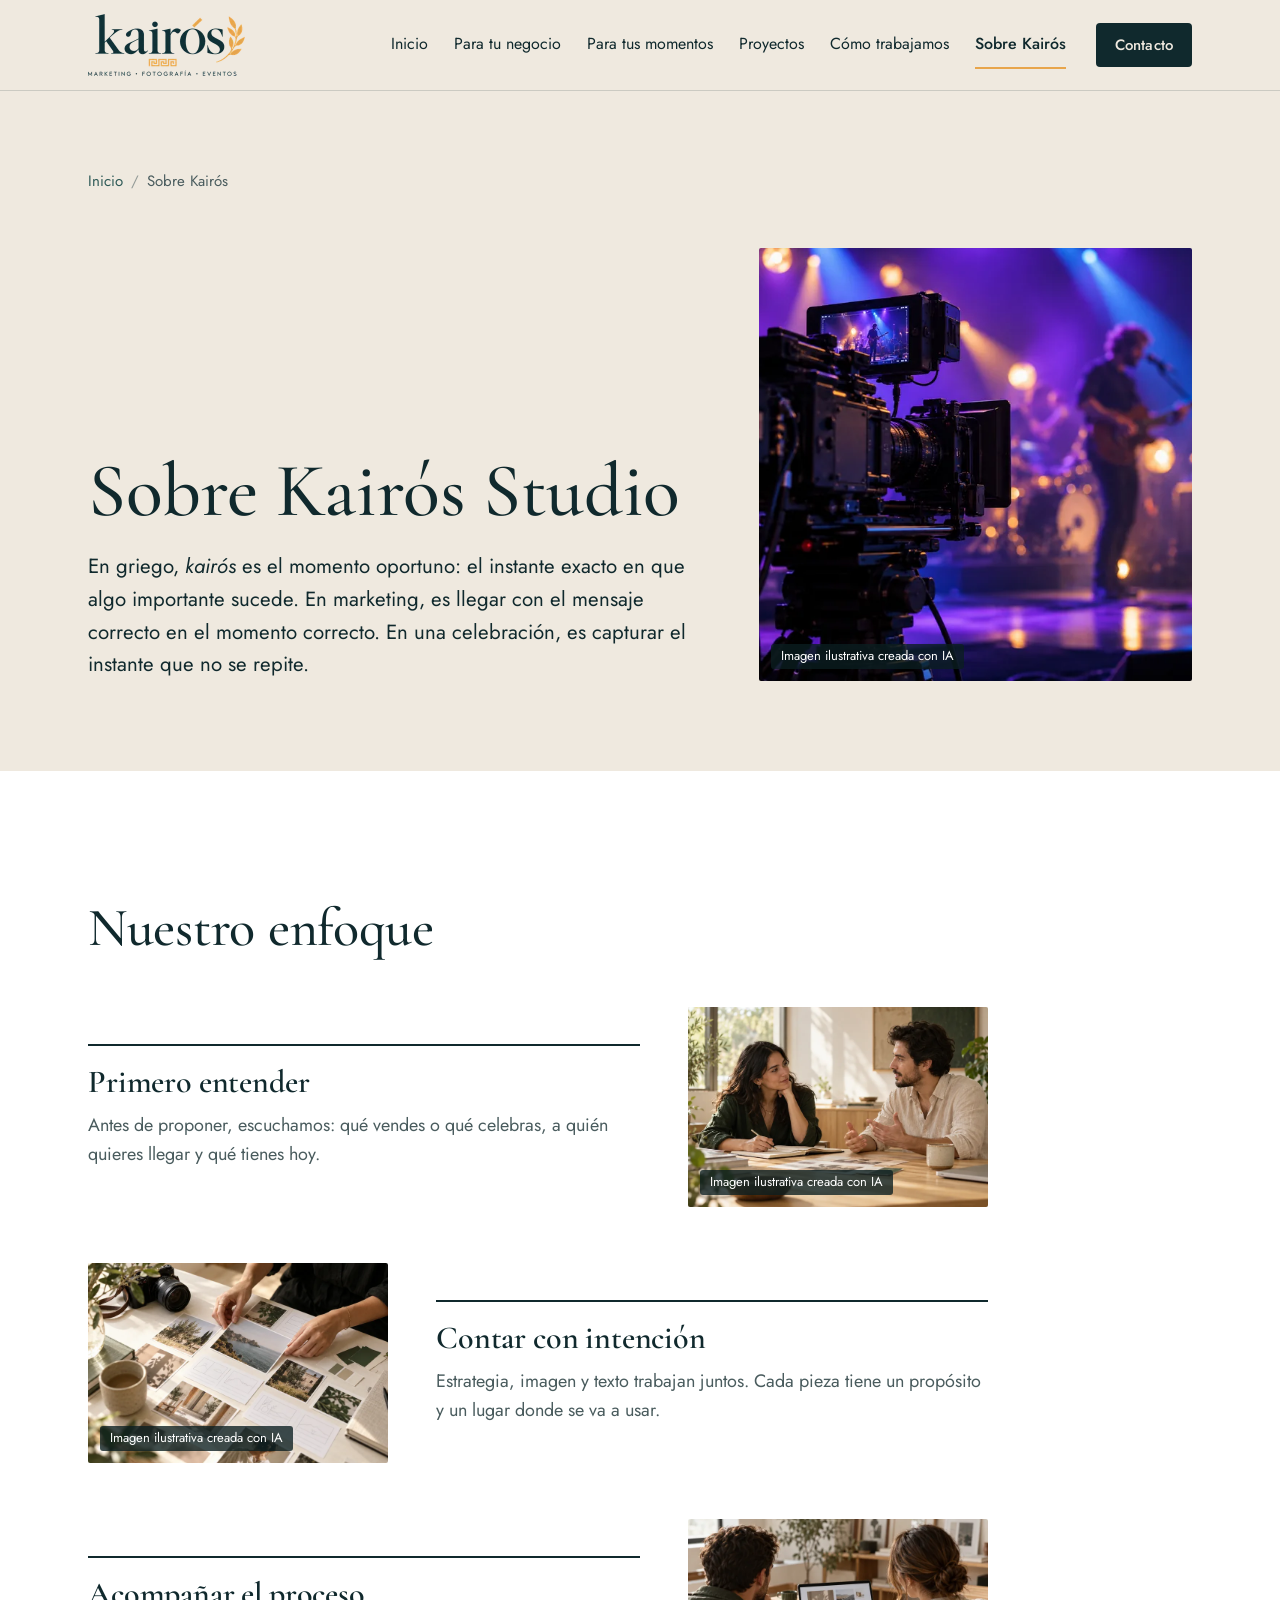
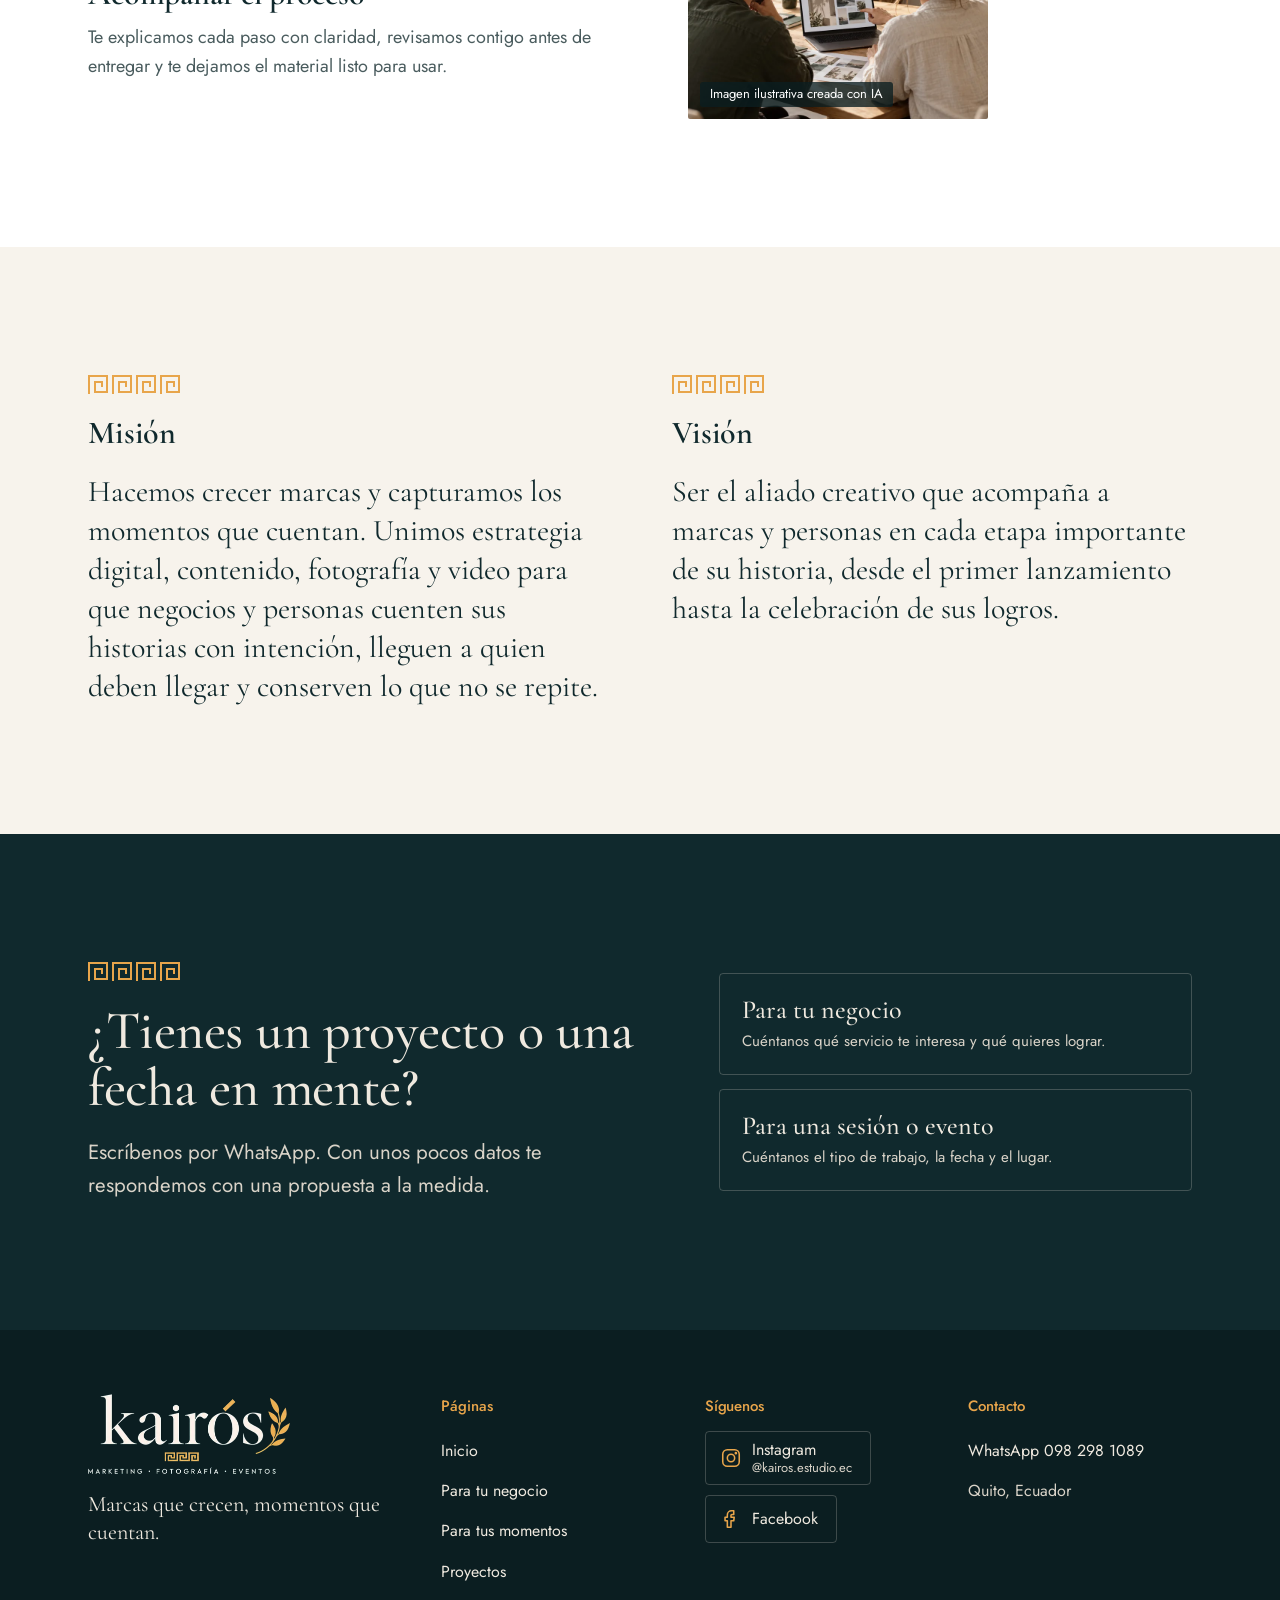
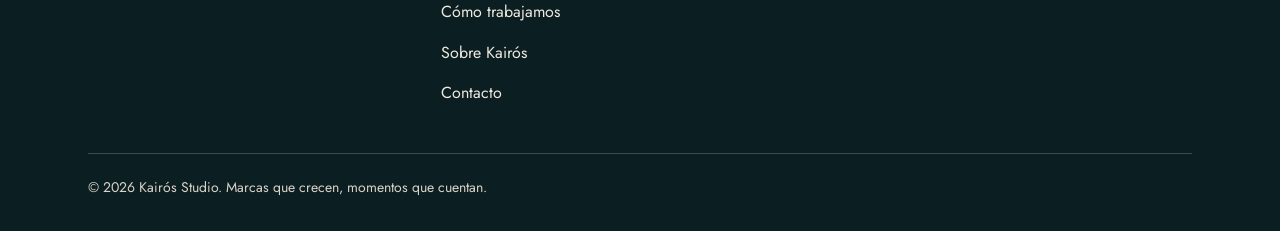
<file: sobre.html>
<!doctype html>
<html lang="es-EC">
<head>
<meta charset="utf-8">
<meta name="viewport" content="width=device-width, initial-scale=1">
<title>Sobre nosotros · Kairós Studio</title>
<meta name="description" content="Qué significa kairós, nuestro enfoque creativo, misión y visión de Kairós Studio.">
<link rel="canonical" href="https://kairos-studio-ec.vercel.app/sobre">
<meta name="theme-color" content="#10292D">
<meta property="og:type" content="website">
<meta property="og:locale" content="es_EC">
<meta property="og:site_name" content="Kairós Studio">
<meta property="og:url" content="https://kairos-studio-ec.vercel.app/sobre">
<meta property="og:title" content="Sobre nosotros · Kairós Studio">
<meta property="og:description" content="Qué significa kairós, nuestro enfoque creativo, misión y visión de Kairós Studio.">
<meta property="og:image" content="https://kairos-studio-ec.vercel.app/assets/og.jpg">
<meta name="twitter:card" content="summary_large_image">
<link rel="icon" type="image/png" href="/assets/favicon.png">
<link rel="apple-touch-icon" href="/assets/apple-touch-icon.png">
<link rel="preconnect" href="https://fonts.googleapis.com">
<link rel="preconnect" href="https://fonts.gstatic.com" crossorigin>
<link rel="stylesheet" href="https://fonts.googleapis.com/css2?family=Cormorant+Garamond:wght@500;600&amp;family=Jost:wght@400;500&amp;display=swap">
<link rel="stylesheet" href="/css/site.css">
<script>
document.documentElement.classList.add('js');
(function(){var m={'#servicios':'/negocio','#proceso':'/como-trabajamos','#eventos':'/momentos','#portafolio':'/proyectos','#nosotros':'/sobre'};function ir(){var p=location.pathname;if((p==='/'||p==='/index.html'||p==='/index')&&m[location.hash]){location.replace(m[location.hash]);}else if((p==='/sobre'||p==='/sobre.html')&&location.hash==='#proceso'){location.replace('/como-trabajamos');}}ir();window.addEventListener('hashchange',ir);})();
</script>
<script src="/js/site.js" defer></script>

</head>
<body>
<a class="skip-link" href="#contenido">Saltar al contenido</a>
<header class="site-header">

<div class="wrap cabecera">
<a class="marca" href="/" aria-label="Kairós Studio, ir a Inicio"><img src="/assets/logo-petroleo.webp" alt="Kairós Studio" width="157" height="62"></a>
<button class="boton-menu" type="button" aria-expanded="false" aria-controls="menu">
<svg class="ico-abrir" width="20" height="20" viewBox="0 0 24 24" fill="none" stroke="currentColor" stroke-width="1.8" stroke-linecap="round" stroke-linejoin="round" aria-hidden="true" focusable="false"><path d="M4 7h16M4 12h16M4 17h16"></path></svg>
<svg class="ico-cerrar" width="20" height="20" viewBox="0 0 24 24" fill="none" stroke="currentColor" stroke-width="1.8" stroke-linecap="round" stroke-linejoin="round" aria-hidden="true" focusable="false"><path d="M6 6l12 12M18 6L6 18"></path></svg>
Menú
</button>
<nav id="menu" class="menu" aria-label="Principal">
<a class="menu-enlace" href="/">Inicio</a>
<a class="menu-enlace" href="/negocio">Para tu negocio</a>
<a class="menu-enlace" href="/momentos">Para tus momentos</a>
<a class="menu-enlace" href="/proyectos">Proyectos</a>
<a class="menu-enlace" href="/como-trabajamos">Cómo trabajamos</a>
<a class="menu-enlace" href="/sobre" aria-current="page">Sobre Kairós</a>
<a class="btn btn-oscuro btn-s" href="/contacto">Contacto</a>
</nav>
</div>
</header>
<main id="contenido">
<section class="cabecera-pagina" aria-labelledby="sobre-titulo">
<div class="wrap">
<nav class="migas" aria-label="Ruta de navegación"><ol><li><a href="/">Inicio</a></li><li><span aria-current="page">Sobre Kairós</span></li></ol></nav>
<div class="cabecera-pagina-grid">
<div class="pila">
<h1 id="sobre-titulo" class="t-pagina">Sobre Kairós Studio</h1>
<p class="entrada">En griego, <em>kairós</em> es el momento oportuno: el instante exacto en que algo importante sucede. En marketing, es llegar con el mensaje correcto en el momento correcto. En una celebración, es capturar el instante que no se repite.</p>
</div>
<figure class="foto foto--cuadrada"><img src="/assets/fotos/camara-1600.webp" srcset="/assets/fotos/camara-800.webp 800w, /assets/fotos/camara-1600.webp 1600w" sizes="(max-width: 820px) 92vw, 40vw" width="1448" height="1086" alt="Cámara de cine con monitor durante una grabación en escenario" loading="lazy" decoding="async" style="object-position: 25% 50%"><figcaption class="foto-etiqueta">Imagen ilustrativa creada con IA</figcaption></figure>
</div>
</div>
</section>

<section class="fondo-blanco bloque" aria-labelledby="enfoque2-titulo">
<div class="wrap">
<h2 id="enfoque2-titulo" class="t-seccion" style="margin-bottom: clamp(32px, 4vw, 56px)">Nuestro enfoque</h2>
<div class="enfoque enfoque--alterno">
<div class="pila-s"><figure class="foto foto--apaisada"><img src="/assets/fotos/enfoque-entender-1600.webp" srcset="/assets/fotos/enfoque-entender-800.webp 800w, /assets/fotos/enfoque-entender-1600.webp 1600w" sizes="(max-width: 820px) 92vw, 46vw" width="1448" height="1086" alt="Mujer tomando notas en un cuaderno mientras escucha a un hombre que le explica algo en una mesa de madera" loading="lazy" decoding="async" style="object-position: 50% 30%"><figcaption class="foto-etiqueta">Imagen ilustrativa creada con IA</figcaption></figure><div class="enfoque-texto"><h3 class="t-sub">Primero entender</h3><p class="suave">Antes de proponer, escuchamos: qué vendes o qué celebras, a quién quieres llegar y qué tienes hoy.</p></div></div>
<div class="pila-s"><figure class="foto foto--apaisada"><img src="/assets/fotos/enfoque-intencion-1600.webp" srcset="/assets/fotos/enfoque-intencion-800.webp 800w, /assets/fotos/enfoque-intencion-1600.webp 1600w" sizes="(max-width: 820px) 92vw, 46vw" width="1448" height="1086" alt="Manos ordenando fotos impresas, bocetos y muestras de color sobre una mesa, junto a una cámara" loading="lazy" decoding="async"><figcaption class="foto-etiqueta">Imagen ilustrativa creada con IA</figcaption></figure><div class="enfoque-texto"><h3 class="t-sub">Contar con intención</h3><p class="suave">Estrategia, imagen y texto trabajan juntos. Cada pieza tiene un propósito y un lugar donde se va a usar.</p></div></div>
<div class="pila-s"><figure class="foto foto--apaisada"><img src="/assets/fotos/enfoque-acompanar-1600.webp" srcset="/assets/fotos/enfoque-acompanar-800.webp 800w, /assets/fotos/enfoque-acompanar-1600.webp 1600w" sizes="(max-width: 820px) 92vw, 46vw" width="1448" height="1086" alt="Dos personas de espaldas revisando juntas una selección de fotos en una laptop" loading="lazy" decoding="async"><figcaption class="foto-etiqueta">Imagen ilustrativa creada con IA</figcaption></figure><div class="enfoque-texto"><h3 class="t-sub">Acompañar el proceso</h3><p class="suave">Te explicamos cada paso con claridad, revisamos contigo antes de entregar y te dejamos el material listo para usar.</p></div></div>
</div>
</div>
</section>

<section class="fondo-papel bloque" aria-label="Misión y visión">
<div class="wrap mv">
<div class="pila"><svg class="greca" viewBox="0 0 96 20" aria-hidden="true" focusable="false"><path d="M1 19V1h18v16H7V7h7v5M25 19V1h18v16H31V7h7v5M49 19V1h18v16H55V7h7v5M73 19V1h18v16H79V7h7v5" fill="none" stroke="currentColor" stroke-width="2"></path></svg><h2 class="t-sub">Misión</h2><p class="grande">Hacemos crecer marcas y capturamos los momentos que cuentan. Unimos estrategia digital, contenido, fotografía y video para que negocios y personas cuenten sus historias con intención, lleguen a quien deben llegar y conserven lo que no se repite.</p></div>
<div class="pila"><svg class="greca" viewBox="0 0 96 20" aria-hidden="true" focusable="false"><path d="M1 19V1h18v16H7V7h7v5M25 19V1h18v16H31V7h7v5M49 19V1h18v16H55V7h7v5M73 19V1h18v16H79V7h7v5" fill="none" stroke="currentColor" stroke-width="2"></path></svg><h2 class="t-sub">Visión</h2><p class="grande">Ser el aliado creativo que acompaña a marcas y personas en cada etapa importante de su historia, desde el primer lanzamiento hasta la celebración de sus logros.</p></div>
</div>
</section>

<section class="sobre-oscuro bloque" aria-labelledby="llamada-titulo">
<div class="wrap llamada">
<div class="pila">
<svg class="greca" viewBox="0 0 96 20" aria-hidden="true" focusable="false"><path d="M1 19V1h18v16H7V7h7v5M25 19V1h18v16H31V7h7v5M49 19V1h18v16H55V7h7v5M73 19V1h18v16H79V7h7v5" fill="none" stroke="currentColor" stroke-width="2"></path></svg>
<h2 id="llamada-titulo" class="t-seccion">¿Tienes un proyecto o una fecha en mente?</h2>
<p class="entrada">Escríbenos por WhatsApp. Con unos pocos datos te respondemos con una propuesta a la medida.</p>
</div>
<div class="llamada-opciones">
<a class="llamada-opcion" href="/contacto#negocio"><strong>Para tu negocio</strong><span>Cuéntanos qué servicio te interesa y qué quieres lograr.</span></a>
<a class="llamada-opcion" href="/contacto#momentos"><strong>Para una sesión o evento</strong><span>Cuéntanos el tipo de trabajo, la fecha y el lugar.</span></a>
</div>
</div>
</section>
</main>
<footer class="site-footer">
<div class="wrap pie">
<div class="pie-marca">
<a href="/" aria-label="Kairós Studio, ir a Inicio"><img src="/assets/logo-marfil.webp" alt="Kairós Studio: marketing, fotografía, eventos" width="202" height="80"></a>
<p>Marcas que crecen, momentos que cuentan.</p>
</div>
<nav aria-label="Páginas del sitio">
<h2>Páginas</h2>
<ul class="pie-enlaces">
<li><a href="/">Inicio</a></li>
<li><a href="/negocio">Para tu negocio</a></li>
<li><a href="/momentos">Para tus momentos</a></li>
<li><a href="/proyectos">Proyectos</a></li>
<li><a href="/como-trabajamos">Cómo trabajamos</a></li>
<li><a href="/sobre">Sobre Kairós</a></li>
<li><a href="/contacto">Contacto</a></li>
</ul>
</nav>
<div>
<h2>Síguenos</h2>
<ul class="redes">
<li><a class="red" href="https://www.instagram.com/kairos.estudio.ec/" target="_blank" rel="noopener noreferrer"><svg width="22" height="22" viewBox="0 0 24 24" fill="none" stroke="currentColor" stroke-width="1.7" stroke-linecap="round" stroke-linejoin="round" aria-hidden="true" focusable="false"><rect x="3" y="3" width="18" height="18" rx="5"></rect><circle cx="12" cy="12" r="4"></circle><circle cx="17.3" cy="6.7" r="0.6" fill="currentColor"></circle></svg><span>Instagram<small>@kairos.estudio.ec</small></span><span class="visually-hidden"> (se abre en una pestaña nueva)</span></a></li>
<li><a class="red" href="https://www.facebook.com/profile.php?id=61595387390430" target="_blank" rel="noopener noreferrer"><svg width="22" height="22" viewBox="0 0 24 24" fill="none" stroke="currentColor" stroke-width="1.7" stroke-linecap="round" stroke-linejoin="round" aria-hidden="true" focusable="false"><path d="M15 3h-2.5A4.5 4.5 0 0 0 8 7.5V10H5.5v4H8v7h4v-7h3l.5-4H12V7.8c0-.6.5-.8 1-.8h2z"></path></svg><span>Facebook</span><span class="visually-hidden"> (se abre en una pestaña nueva)</span></a></li>
</ul>
</div>
<div>
<h2>Contacto</h2>
<ul class="pie-enlaces">
<li><a href="https://wa.me/593982981089?text=Hola%2C%20Kair%C3%B3s%20Studio.%20Quiero%20hacer%20una%20consulta." target="_blank" rel="noopener noreferrer">WhatsApp 098 298 1089<span class="visually-hidden"> (se abre en una pestaña nueva)</span></a></li>
<li class="texto">Quito, Ecuador</li>
</ul>
</div>
</div>
<div class="wrap"><p class="pie-final">© 2026 Kairós Studio. Marcas que crecen, momentos que cuentan.</p></div>
</footer>
</body>
</html>
</file>
<file: css/site.css>
/* Kairós Studio · estilos del sitio
   Paleta de marca: petróleo #10292D · jade #2E5A57 · marfil #EFE9DF · dorado #E8A54B
   Atardecer #D9673A no alcanza contraste con texto blanco; los botones usan #B4502A (5.1:1). */

:root {
  --petroleo: #10292D;
  --petroleo-hondo: #0B1E21;
  --jade: #2E5A57;
  --jade-hondo: #24494A;
  --marfil: #EFE9DF;
  --papel: #F7F3EC;
  --marco: #E3DCCF;
  --dorado: #E8A54B;
  --atardecer: #B4502A;
  --atardecer-hover: #9C4322;
  --tinta-suave: #4A5C5E;
  --linea: rgba(16, 41, 45, 0.16);
  --linea-clara: rgba(239, 233, 223, 0.22);
  --claro: #D9D3C8;
  --serif: 'Cormorant Garamond', 'Cormorant', Georgia, 'Times New Roman', serif;
  --sans: 'Jost', 'Avenir Next', 'Helvetica Neue', Arial, sans-serif;
  --ancho: 1200px;
  --margen: clamp(20px, 5vw, 48px);
}

*, *::before, *::after { box-sizing: border-box; }
html { scroll-behavior: smooth; overflow-x: clip; -webkit-text-size-adjust: 100%; }
body {
  margin: 0; background: var(--marfil); color: var(--petroleo);
  font-family: var(--sans); font-size: 18px; line-height: 1.65; font-weight: 400;
}
img { max-width: 100%; height: auto; display: block; }
a { color: var(--jade); text-underline-offset: 3px; }
a:hover { color: var(--petroleo); }
:focus-visible { outline: 2px solid var(--atardecer); outline-offset: 3px; border-radius: 2px; }
.sobre-oscuro :focus-visible, .site-footer :focus-visible { outline-color: var(--dorado); }
[id] { scroll-margin-top: 24px; }
p { margin: 0; }
ul, ol { margin: 0; padding: 0; }

.visually-hidden {
  position: absolute !important; width: 1px; height: 1px; padding: 0; margin: -1px;
  overflow: hidden; clip: rect(0 0 0 0); white-space: nowrap; border: 0;
}
.skip-link {
  position: absolute; left: 16px; top: -80px; z-index: 20;
  background: var(--petroleo); color: var(--marfil); padding: 12px 18px; border-radius: 4px;
}
.skip-link:focus { top: 12px; color: var(--marfil); }

.wrap { max-width: var(--ancho); margin: 0 auto; padding-left: var(--margen); padding-right: var(--margen); }
.bloque { padding-top: clamp(72px, 10vw, 128px); padding-bottom: clamp(72px, 10vw, 128px); }
.bloque--corto { padding-top: clamp(56px, 7vw, 88px); padding-bottom: clamp(56px, 7vw, 88px); }
.fondo-papel { background: var(--papel); }
.fondo-blanco { background: #FFFFFF; }
.sobre-oscuro { background: var(--petroleo); color: var(--marfil); }
.sobre-oscuro a:not(.btn) { color: var(--marfil); }
.sobre-jade { background: var(--jade); color: var(--marfil); }
.sobre-jade a:not(.btn) { color: var(--marfil); }

/* ---------- Tipografía ---------- */
h1, h2, h3, h4 { margin: 0; font-family: var(--serif); font-weight: 500; letter-spacing: -0.005em; }
.t-portada { font-size: clamp(46px, 7.2vw, 96px); line-height: 0.98; letter-spacing: -0.015em; }
.t-pagina { font-size: clamp(42px, 6vw, 76px); line-height: 1.02; }
.t-seccion { font-size: clamp(34px, 4.4vw, 54px); line-height: 1.06; }
.t-sub { font-size: clamp(26px, 2.6vw, 32px); line-height: 1.15; font-weight: 600; }
.entrada { font-size: clamp(19px, 1.6vw, 21px); line-height: 1.6; max-width: 36em; }
.sobre-oscuro .entrada, .sobre-jade .entrada { color: var(--claro); }
.suave { color: var(--tinta-suave); }
.sobre-oscuro .suave { color: var(--claro); }
.etiqueta { font-size: 15px; font-weight: 500; color: var(--jade); letter-spacing: 0.01em; }
.sobre-oscuro .etiqueta { color: var(--dorado); }
.sobre-jade .etiqueta { color: var(--marfil); }
.medida { max-width: 40em; }
.pila > * + * { margin-top: 20px; }
.pila-s > * + * { margin-top: 10px; }
.pila-l > * + * { margin-top: 32px; }

.greca { display: block; width: 96px; height: 20px; color: var(--dorado); }

/* ---------- Botones ---------- */
.btn {
  display: inline-flex; align-items: center; justify-content: center; gap: 10px;
  min-height: 52px; padding: 14px 26px; border-radius: 4px;
  font-family: var(--sans); font-size: 16px; font-weight: 500; line-height: 1.2; letter-spacing: 0.01em;
  text-decoration: none; cursor: pointer; border: 1px solid transparent;
  transition: background-color .15s ease, border-color .15s ease, color .15s ease;
}
.btn svg { flex: none; }
/* Terracota solo para la acción principal: fondo #B4502A con texto blanco (5,1:1) */
.btn-principal, .btn-principal:visited { background: var(--atardecer); color: #FFFFFF; }
.btn-principal:hover { background: var(--atardecer-hover); color: #FFFFFF; }
.btn-oscuro, .btn-oscuro:visited { background: var(--petroleo); color: var(--marfil); }
.btn-oscuro:hover { background: var(--jade); color: var(--marfil); }
.btn-linea, .btn-linea:visited { color: var(--petroleo); border-color: rgba(16,41,45,0.45); background: transparent; }
.btn-linea:hover { background: rgba(16,41,45,0.06); border-color: var(--petroleo); color: var(--petroleo); }
.sobre-oscuro .btn-linea, .sobre-jade .btn-linea,
.sobre-oscuro .btn-linea:visited, .sobre-jade .btn-linea:visited { color: var(--marfil); border-color: rgba(239,233,223,0.55); }
.sobre-oscuro .btn-linea:hover, .sobre-jade .btn-linea:hover { background: rgba(239,233,223,0.1); color: var(--marfil); border-color: var(--marfil); }
.btn-s { min-height: 44px; padding: 10px 18px; font-size: 15px; }
.botones { display: flex; flex-wrap: wrap; gap: 12px; }

.enlace-flecha {
  display: inline-flex; align-items: center; gap: 8px; min-height: 44px;
  font-weight: 500; color: var(--petroleo); text-decoration: underline;
  text-decoration-color: var(--dorado); text-decoration-thickness: 2px; text-underline-offset: 6px;
}
.enlace-flecha:hover { color: var(--jade); }
.sobre-oscuro .enlace-flecha, .sobre-jade .enlace-flecha { color: var(--marfil); }

/* ---------- Encabezado y menú ---------- */
.site-header { background: var(--marfil); border-bottom: 1px solid var(--linea); position: relative; z-index: 5; }
.cabecera { display: flex; flex-wrap: wrap; align-items: center; justify-content: space-between; gap: 12px 24px; padding-top: 14px; padding-bottom: 14px; }
.marca { display: flex; align-items: center; color: var(--petroleo); text-decoration: none; }
.marca img { height: 62px; width: auto; }
.menu { display: flex; flex-wrap: wrap; align-items: center; gap: 4px 26px; font-size: 16px; }
.menu-enlace { color: var(--petroleo); text-decoration: none; padding: 10px 0; border-bottom: 2px solid transparent; }
.menu-enlace:hover { color: var(--jade); border-bottom-color: var(--linea); }
.menu-enlace[aria-current="page"] { border-bottom-color: var(--dorado); font-weight: 500; }
.menu .btn { margin-left: 4px; }
.boton-menu {
  display: none; align-items: center; gap: 8px; min-height: 44px; padding: 8px 16px;
  background: transparent; color: var(--petroleo); font: inherit; font-size: 16px;
  border: 1px solid rgba(16,41,45,0.35); border-radius: 4px; cursor: pointer;
}
.boton-menu .ico-cerrar { display: none; }
.boton-menu[aria-expanded="true"] .ico-abrir { display: none; }
.boton-menu[aria-expanded="true"] .ico-cerrar { display: inline; }

@media (max-width: 1100px) {
  .js .boton-menu { display: inline-flex; }
  .js .menu { display: none; }
  .js .menu.abierto { display: flex; flex-direction: column; align-items: stretch; gap: 0; width: 100%; padding: 6px 0 8px; font-size: 18px; }
  .js .menu.abierto .menu-enlace { padding: 13px 2px; border-bottom: 1px solid var(--linea); }
  .js .menu.abierto .menu-enlace[aria-current="page"] { color: var(--jade); border-bottom-color: var(--linea); }
  .js .menu.abierto .btn { margin: 16px 0 0; }
  .marca img { height: 52px; }
}

/* ---------- Migas ---------- */
.migas ol { list-style: none; display: flex; flex-wrap: wrap; gap: 8px; font-size: 15px; color: var(--tinta-suave); }
.migas li + li::before { content: "/"; margin-right: 8px; opacity: .55; }
.migas a { display: inline-block; padding: 6px 0; text-decoration: none; }
.migas a:hover { text-decoration: underline; }
.migas [aria-current] { display: inline-block; padding: 6px 0; }

/* ---------- Foto pendiente (versión de revisión) ---------- */
.foto { position: relative; margin: 0; background: var(--marco); border-radius: 2px; overflow: hidden; }
.foto--retrato { aspect-ratio: 4 / 5; }
.foto--apaisada { aspect-ratio: 3 / 2; }
.foto--alta { aspect-ratio: 3 / 4; }
.foto--cuadrada { aspect-ratio: 1 / 1; }
.foto > img { width: 100%; height: 100%; object-fit: cover; display: block; }
.foto-etiqueta { position: absolute; left: 12px; bottom: 12px; padding: 4px 10px; border-radius: 3px; background: rgba(11, 30, 33, 0.78); color: #FFFFFF; font-size: 13px; line-height: 1.3; }
.foto--pendiente {
  display: flex; align-items: center; justify-content: center; text-align: center; padding: 24px;
  background-color: var(--marco);
  background-image: repeating-linear-gradient(135deg, rgba(16,41,45,0.035) 0 1px, transparent 1px 14px);
}
.foto--pendiente::after {
  content: ""; position: absolute; inset: 12px; border: 1px solid rgba(232,165,75,0.85); pointer-events: none;
}
.foto--pendiente .foto-nota { max-width: 22em; display: flex; flex-direction: column; align-items: center; gap: 8px; color: var(--petroleo); font-size: 15px; line-height: 1.45; }
.foto--pendiente .foto-nota strong { font-weight: 500; font-size: 14px; letter-spacing: 0.02em; color: var(--jade); }
.sobre-oscuro .foto--pendiente, .sobre-jade .foto--pendiente { background-color: #1B3A3D; background-image: repeating-linear-gradient(135deg, rgba(239,233,223,0.05) 0 1px, transparent 1px 14px); }
.sobre-oscuro .foto--pendiente .foto-nota, .sobre-jade .foto--pendiente .foto-nota { color: var(--marfil); }
.sobre-oscuro .foto--pendiente .foto-nota strong, .sobre-jade .foto--pendiente .foto-nota strong { color: var(--dorado); }

/* Notas de revisión: se eliminan antes de publicar */
.nota-revision {
  border: 1px dashed rgba(16,41,45,0.5); background: rgba(255,255,255,0.55); border-radius: 4px;
  padding: 14px 18px; font-size: 15px; line-height: 1.5; color: var(--petroleo); max-width: 46em;
}
.nota-revision strong { font-weight: 600; }
.sobre-oscuro .nota-revision, .sobre-jade .nota-revision { border-color: rgba(239,233,223,0.6); background: rgba(0,0,0,0.12); color: var(--marfil); }
.aviso-revision { background: var(--petroleo-hondo); color: var(--claro); font-size: 14px; text-align: center; padding: 8px var(--margen); }
.aviso-revision strong { color: var(--dorado); font-weight: 500; }

/* ---------- Inicio ---------- */
.portada { display: grid; grid-template-columns: minmax(0, 7fr) minmax(0, 5fr); gap: clamp(32px, 5vw, 72px); align-items: end; padding-top: clamp(56px, 8vw, 104px); padding-bottom: clamp(56px, 8vw, 104px); }
.portada-texto { display: flex; flex-direction: column; gap: 28px; }
.portada-texto .entrada { max-width: 31em; }
.portada-lugar { display: flex; align-items: center; gap: 10px; font-size: 15px; color: var(--tinta-suave); }
.portada-lugar svg { color: var(--jade); }
@media (max-width: 820px) { .portada { grid-template-columns: minmax(0, 1fr); } .portada .foto { max-width: 520px; } }

/* Díptico: los dos recorridos */
.diptico { display: grid; grid-template-columns: repeat(2, minmax(0, 1fr)); }
.recorrido { display: flex; flex-direction: column; gap: 28px; padding: clamp(40px, 6vw, 80px) clamp(24px, 5vw, 64px) clamp(48px, 6vw, 88px); }
.recorrido--negocio { background: var(--petroleo); color: var(--marfil); }
.recorrido--momentos { background: var(--jade); color: var(--marfil); }
.recorrido h2 { font-size: clamp(38px, 4.6vw, 60px); line-height: 1.02; }
.recorrido p { color: var(--claro); max-width: 30em; }
.recorrido--momentos p { color: #E4DED3; }
.recorrido-lista { list-style: none; border-top: 1px solid var(--linea-clara); }
.recorrido-lista li { padding: 12px 0; border-bottom: 1px solid var(--linea-clara); font-family: var(--serif); font-size: 22px; line-height: 1.25; }
.recorrido .botones { margin-top: auto; }
.recorrido .foto { aspect-ratio: 16 / 10; }
@media (max-width: 860px) { .diptico { grid-template-columns: minmax(0, 1fr); } }

.significado { display: grid; grid-template-columns: minmax(0, 5fr) minmax(0, 7fr); gap: clamp(32px, 6vw, 96px); align-items: start; }
.significado blockquote { margin: 0; font-family: var(--serif); font-size: clamp(28px, 3.2vw, 40px); line-height: 1.2; }
.significado-pares { display: grid; grid-template-columns: repeat(2, minmax(0, 1fr)); gap: 32px; margin-top: 40px; }
.significado-pares div { border-top: 1px solid var(--linea); padding-top: 16px; }
.significado-pares p { font-family: var(--serif); font-size: 24px; line-height: 1.25; margin-top: 6px; }
@media (max-width: 820px) { .significado { grid-template-columns: minmax(0, 1fr); } }
@media (max-width: 520px) { .significado-pares { grid-template-columns: minmax(0, 1fr); } }

/* Pasos (proceso) */
.pasos { list-style: none; display: grid; grid-template-columns: repeat(4, minmax(0, 1fr)); gap: 0; counter-reset: paso; border-top: 1px solid var(--linea); }
.pasos li { counter-increment: paso; padding: 24px 24px 8px 0; display: flex; flex-direction: column; gap: 10px; }
.pasos li + li { padding-left: 24px; border-left: 1px solid var(--linea); }
.pasos li::before { content: counter(paso); font-family: var(--serif); font-size: 46px; line-height: 1; color: var(--atardecer); font-variant-numeric: lining-nums; }
.pasos h3 { font-family: var(--sans); font-size: 19px; font-weight: 500; letter-spacing: 0; }
.pasos p { font-size: 16px; color: var(--tinta-suave); }
@media (max-width: 900px) {
  .pasos { grid-template-columns: repeat(2, minmax(0, 1fr)); }
  .pasos li:nth-child(3) { padding-left: 0; border-left: 0; }
  .pasos li:nth-child(n+3) { border-top: 1px solid var(--linea); margin-top: 16px; }
}
@media (max-width: 560px) {
  .pasos { grid-template-columns: minmax(0, 1fr); }
  .pasos li, .pasos li + li { padding-left: 0; border-left: 0; }
  .pasos li + li { border-top: 1px solid var(--linea); margin-top: 8px; }
}

/* Cabeceras de sección con enlace */
.encabezado-fila { display: flex; flex-wrap: wrap; align-items: flex-end; justify-content: space-between; gap: 16px 32px; margin-bottom: clamp(32px, 4vw, 56px); }

/* Llamada final de contacto */
.llamada { display: grid; grid-template-columns: minmax(0, 6fr) minmax(0, 5fr); gap: clamp(32px, 5vw, 80px); align-items: center; }
.llamada-opciones { display: flex; flex-direction: column; gap: 14px; }
.llamada-opcion { display: flex; flex-direction: column; gap: 4px; padding: 20px 22px; border: 1px solid var(--linea-clara); border-radius: 4px; text-decoration: none; color: var(--marfil); transition: background-color .15s ease, border-color .15s ease; }
.llamada-opcion:hover { background: rgba(239,233,223,0.07); border-color: rgba(239,233,223,0.55); color: var(--marfil); }
.llamada-opcion strong { font-family: var(--serif); font-size: 26px; font-weight: 500; line-height: 1.2; }
.llamada-opcion span { font-size: 15px; color: var(--claro); }
@media (max-width: 820px) { .llamada { grid-template-columns: minmax(0, 1fr); } }

/* ---------- Páginas internas ---------- */
.cabecera-pagina { padding-top: clamp(40px, 6vw, 72px); padding-bottom: clamp(48px, 7vw, 96px); }
.cabecera-pagina .migas { margin-bottom: clamp(28px, 4vw, 48px); }
.cabecera-pagina-grid { display: grid; grid-template-columns: minmax(0, 7fr) minmax(0, 5fr); gap: clamp(32px, 5vw, 72px); align-items: end; }
@media (max-width: 820px) { .cabecera-pagina-grid { grid-template-columns: minmax(0, 1fr); } }
.cabecera-pagina-grid > :only-child { grid-column: 1 / -1; }

/* Servicio (Para tu negocio) */
.servicio { display: grid; grid-template-columns: minmax(0, 5fr) minmax(0, 7fr); gap: clamp(28px, 5vw, 80px); padding-top: clamp(48px, 6vw, 72px); padding-bottom: clamp(48px, 6vw, 72px); border-top: 1px solid var(--linea); }
.servicio:first-child { border-top: 0; padding-top: 0; }
.servicio-titulo { display: flex; flex-direction: column; gap: 18px; }
.servicio-titulo .foto { margin-top: 8px; }
.servicio-detalle { display: grid; grid-template-columns: repeat(2, minmax(0, 1fr)); gap: 28px 40px; align-content: start; }
.servicio-detalle h3 { font-family: var(--sans); font-size: 15px; font-weight: 500; color: var(--jade); letter-spacing: 0.01em; margin-bottom: 8px; }
.servicio-detalle .ancho { grid-column: 1 / -1; }
.servicio-detalle .necesidad { font-family: var(--serif); font-size: clamp(24px, 2.4vw, 30px); line-height: 1.25; }
.lista-guion { list-style: none; }
.lista-guion li { position: relative; padding: 8px 0 8px 22px; border-bottom: 1px solid var(--linea); font-size: 17px; line-height: 1.45; }
.lista-guion li::before { content: ""; position: absolute; left: 0; top: 18px; width: 10px; height: 1px; background: var(--dorado); }
.sobre-oscuro .lista-guion li, .sobre-jade .lista-guion li { border-bottom-color: var(--linea-clara); }
@media (max-width: 900px) { .servicio { grid-template-columns: minmax(0, 1fr); } }
@media (max-width: 560px) { .servicio-detalle { grid-template-columns: minmax(0, 1fr); } }

/* Formas de trabajar */
.formas { display: grid; grid-template-columns: repeat(2, minmax(0, 1fr)); gap: 24px; }
.forma { background: var(--papel); border: 1px solid var(--linea); border-radius: 4px; padding: clamp(28px, 4vw, 44px); display: flex; flex-direction: column; gap: 18px; }
.forma--mensual { background: var(--petroleo); color: var(--marfil); border-color: var(--petroleo); }
.forma--mensual .suave { color: var(--claro); }
.forma--mensual .etiqueta { color: var(--dorado); }
.combos { list-style: none; display: flex; flex-direction: column; gap: 14px; }
.combos li { border-top: 1px solid var(--linea); padding-top: 14px; }
.forma--mensual .combos li { border-top-color: var(--linea-clara); }
.combos strong { display: block; font-family: var(--serif); font-size: 23px; font-weight: 600; line-height: 1.2; margin-bottom: 2px; }
.combos span { font-size: 16px; }
@media (max-width: 820px) { .formas { grid-template-columns: minmax(0, 1fr); } }

/* Para tus momentos */
.momentos-grid { display: grid; grid-template-columns: repeat(2, minmax(0, 1fr)); gap: clamp(32px, 5vw, 72px); }
.momento { display: flex; flex-direction: column; gap: 20px; }
.tipos { list-style: none; display: grid; grid-template-columns: repeat(2, minmax(0, 1fr)); gap: 0 28px; }
.tipos li { padding: 14px 0; border-bottom: 1px solid var(--linea); }
.tipos strong { display: block; font-family: var(--serif); font-size: 24px; font-weight: 600; line-height: 1.2; }
.tipos span { font-size: 15px; color: var(--tinta-suave); }
.alcance { display: grid; grid-template-columns: minmax(0, 1fr) minmax(0, 1fr); gap: 24px 48px; }
@media (max-width: 820px) { .momentos-grid, .alcance { grid-template-columns: minmax(0, 1fr); } }
@media (max-width: 460px) { .tipos { grid-template-columns: minmax(0, 1fr); } }

/* Proyectos */
.filtros { display: flex; flex-wrap: wrap; gap: 8px; margin-bottom: 40px; }
.filtro {
  min-height: 44px; padding: 8px 18px; border-radius: 4px; cursor: pointer;
  font: inherit; font-size: 15px; color: var(--petroleo); background: transparent; border: 1px solid rgba(16,41,45,0.35);
}
.filtro:hover { border-color: var(--petroleo); }
.filtro[aria-pressed="true"] { background: var(--petroleo); color: var(--marfil); border-color: var(--petroleo); }
.proyectos { display: grid; grid-template-columns: repeat(2, minmax(0, 1fr)); gap: 56px 40px; }
.proyecto { display: flex; flex-direction: column; gap: 18px; }
.proyecto[hidden] { display: none; }
.proyecto-cat { font-size: 14px; font-weight: 500; color: var(--jade); }
.proyecto dl { margin: 0; display: grid; grid-template-columns: minmax(0, 1fr); gap: 0; }
.proyecto dl > div { display: grid; grid-template-columns: 9.5em minmax(0, 1fr); gap: 16px; padding: 12px 0; border-top: 1px solid var(--linea); }
.proyecto dt { font-size: 15px; font-weight: 500; color: var(--jade); }
.proyecto dd { margin: 0; font-size: 16px; }
.pendiente-txt { color: var(--tinta-suave); font-style: italic; }
.estado-filtro { font-size: 15px; color: var(--tinta-suave); margin-bottom: 20px; }
@media (max-width: 820px) { .proyectos { grid-template-columns: minmax(0, 1fr); } }
@media (max-width: 460px) { .proyecto dl > div { grid-template-columns: minmax(0, 1fr); gap: 2px; } }

/* Sobre Kairós */
.mv { display: grid; grid-template-columns: repeat(2, minmax(0, 1fr)); gap: clamp(32px, 5vw, 72px); }
.mv p.grande { font-family: var(--serif); font-size: clamp(24px, 2.4vw, 30px); line-height: 1.3; }
.enfoque { display: grid; grid-template-columns: repeat(3, minmax(0, 1fr)); gap: 32px; }
.enfoque > div { border-top: 2px solid var(--petroleo); padding-top: 18px; }
/* Con foto: la foto va arriba y la línea separa la foto del título */
.enfoque > div:has(> .foto) { border-top: 0; padding-top: 0; }
/* «Nuestro enfoque» con foto al lado del texto, intercalada: derecha, izquierda, derecha */
.enfoque--alterno { display: flex; flex-direction: column; gap: clamp(40px, 5vw, 56px); max-width: 900px; }
.enfoque--alterno > div { display: grid; grid-template-columns: minmax(0, 1fr) minmax(0, 300px); gap: 20px 48px; align-items: center; }
.enfoque--alterno > div > * { margin-top: 0; }
.enfoque--alterno > div > .foto { order: 2; }
.enfoque--alterno > div:nth-child(even) { grid-template-columns: minmax(0, 300px) minmax(0, 1fr); }
.enfoque--alterno > div:nth-child(even) > .foto { order: 0; }
.enfoque-texto { border-top: 2px solid var(--petroleo); padding-top: 18px; display: flex; flex-direction: column; gap: 10px; }
.enfoque-texto h3, .enfoque-texto p { margin: 0; }
@media (max-width: 700px) {
  .enfoque--alterno > div, .enfoque--alterno > div:nth-child(even) { grid-template-columns: minmax(0, 1fr); }
  .enfoque--alterno > div > .foto, .enfoque--alterno > div:nth-child(even) > .foto { order: 0; width: 100%; max-width: 300px; }
}
@media (max-width: 860px) { .mv, .enfoque { grid-template-columns: minmax(0, 1fr); } }

/* ---------- Contacto ---------- */
.contacto-grid { display: grid; grid-template-columns: repeat(2, minmax(0, 1fr)); gap: 24px; align-items: start; }
.panel { background: #FFFFFF; border: 1px solid var(--linea); border-radius: 4px; padding: clamp(24px, 4vw, 40px); }
.panel--momentos { background: var(--papel); }
.panel form { display: flex; flex-direction: column; gap: 18px; margin-top: 20px; }
.campo { display: flex; flex-direction: column; gap: 6px; }
.campo label { font-size: 15px; font-weight: 500; }
.campo .ayuda { font-size: 14px; color: var(--tinta-suave); }
.campo input, .campo select, .campo textarea {
  font: inherit; font-size: 17px; color: var(--petroleo); background: #FFFFFF;
  border: 1px solid rgba(16,41,45,0.45); border-radius: 4px; padding: 11px 14px; min-height: 48px; width: 100%;
}
.campo textarea { min-height: 104px; resize: vertical; line-height: 1.5; }
.campo select { appearance: none; background-image: url("data:image/svg+xml,%3Csvg xmlns='http://www.w3.org/2000/svg' width='14' height='14' viewBox='0 0 24 24' fill='none' stroke='%2310292D' stroke-width='2'%3E%3Cpath d='M6 9l6 6 6-6'/%3E%3C/svg%3E"); background-repeat: no-repeat; background-position: right 14px center; padding-right: 40px; }
.campo input:focus-visible, .campo select:focus-visible, .campo textarea:focus-visible { outline: 2px solid var(--atardecer); outline-offset: 1px; border-color: var(--petroleo); }
.campo [aria-invalid="true"] { border-color: #9C2F1B; border-width: 2px; }
.error { font-size: 14px; color: #8E2A17; font-weight: 500; }
.error:empty { display: none; }
.vista-previa { background: var(--marfil); border-left: 3px solid var(--dorado); padding: 14px 16px; font-size: 15px; line-height: 1.55; white-space: pre-line; border-radius: 0 4px 4px 0; }
.vista-titulo { font-size: 14px; font-weight: 500; color: var(--jade); }
.aclaracion { font-size: 14px; color: var(--tinta-suave); }
.datos-directos { display: grid; grid-template-columns: repeat(3, minmax(0, 1fr)); gap: 32px; }
.datos-directos h2 { font-family: var(--sans); font-size: 15px; font-weight: 500; color: var(--jade); margin-bottom: 10px; }
@media (max-width: 880px) { .contacto-grid, .datos-directos { grid-template-columns: minmax(0, 1fr); } }

/* Redes */
.redes { list-style: none; display: flex; flex-wrap: wrap; gap: 10px; }
.red {
  display: inline-flex; align-items: center; gap: 10px; min-height: 48px; padding: 8px 18px 8px 14px;
  border: 1px solid var(--linea); border-radius: 4px; text-decoration: none; color: var(--petroleo); font-size: 16px; line-height: 1.25;
}
.red:hover { border-color: var(--petroleo); background: rgba(16,41,45,0.04); color: var(--petroleo); }
.red svg { color: var(--jade); flex: none; }
.red small { display: block; font-size: 13px; color: var(--tinta-suave); }
.site-footer .red { color: var(--marfil); border-color: var(--linea-clara); }
.site-footer .red:hover { border-color: rgba(239,233,223,0.6); background: rgba(239,233,223,0.06); color: var(--marfil); }
.site-footer .red svg { color: var(--dorado); }
.site-footer .red small { color: var(--claro); }

/* ---------- Pie ---------- */
.site-footer { background: var(--petroleo-hondo); color: var(--claro); }
.pie { display: grid; grid-template-columns: minmax(0, 1.4fr) repeat(3, minmax(0, 1fr)); gap: 40px; padding-top: 64px; padding-bottom: 40px; }
.pie-marca { display: flex; flex-direction: column; gap: 16px; }
.pie-marca img { height: 80px; width: auto; }
.pie-marca p { font-family: var(--serif); font-size: 22px; line-height: 1.3; color: var(--marfil); max-width: 14em; }
.pie h2 { font-family: var(--sans); font-size: 15px; font-weight: 500; color: var(--dorado); margin-bottom: 12px; }
.pie-enlaces { list-style: none; }
.pie-enlaces a { display: inline-block; padding: 7px 0; color: var(--marfil); text-decoration: none; font-size: 16px; }
.pie-enlaces a:hover { color: var(--dorado); text-decoration: underline; }
.pie-enlaces li.texto { padding: 7px 0; font-size: 16px; }
.site-footer .redes { flex-direction: column; align-items: flex-start; }
.pie-final { border-top: 1px solid var(--linea-clara); padding-top: 22px; padding-bottom: 32px; font-size: 14px; }
@media (max-width: 960px) { .pie { grid-template-columns: repeat(2, minmax(0, 1fr)); } }
@media (max-width: 560px) { .pie { grid-template-columns: minmax(0, 1fr); } }

/* 404 */
.no-encontrada { text-align: left; }

@media (prefers-reduced-motion: reduce) {
  html { scroll-behavior: auto; }
  *, *::before, *::after { transition: none !important; }
}
</file>
